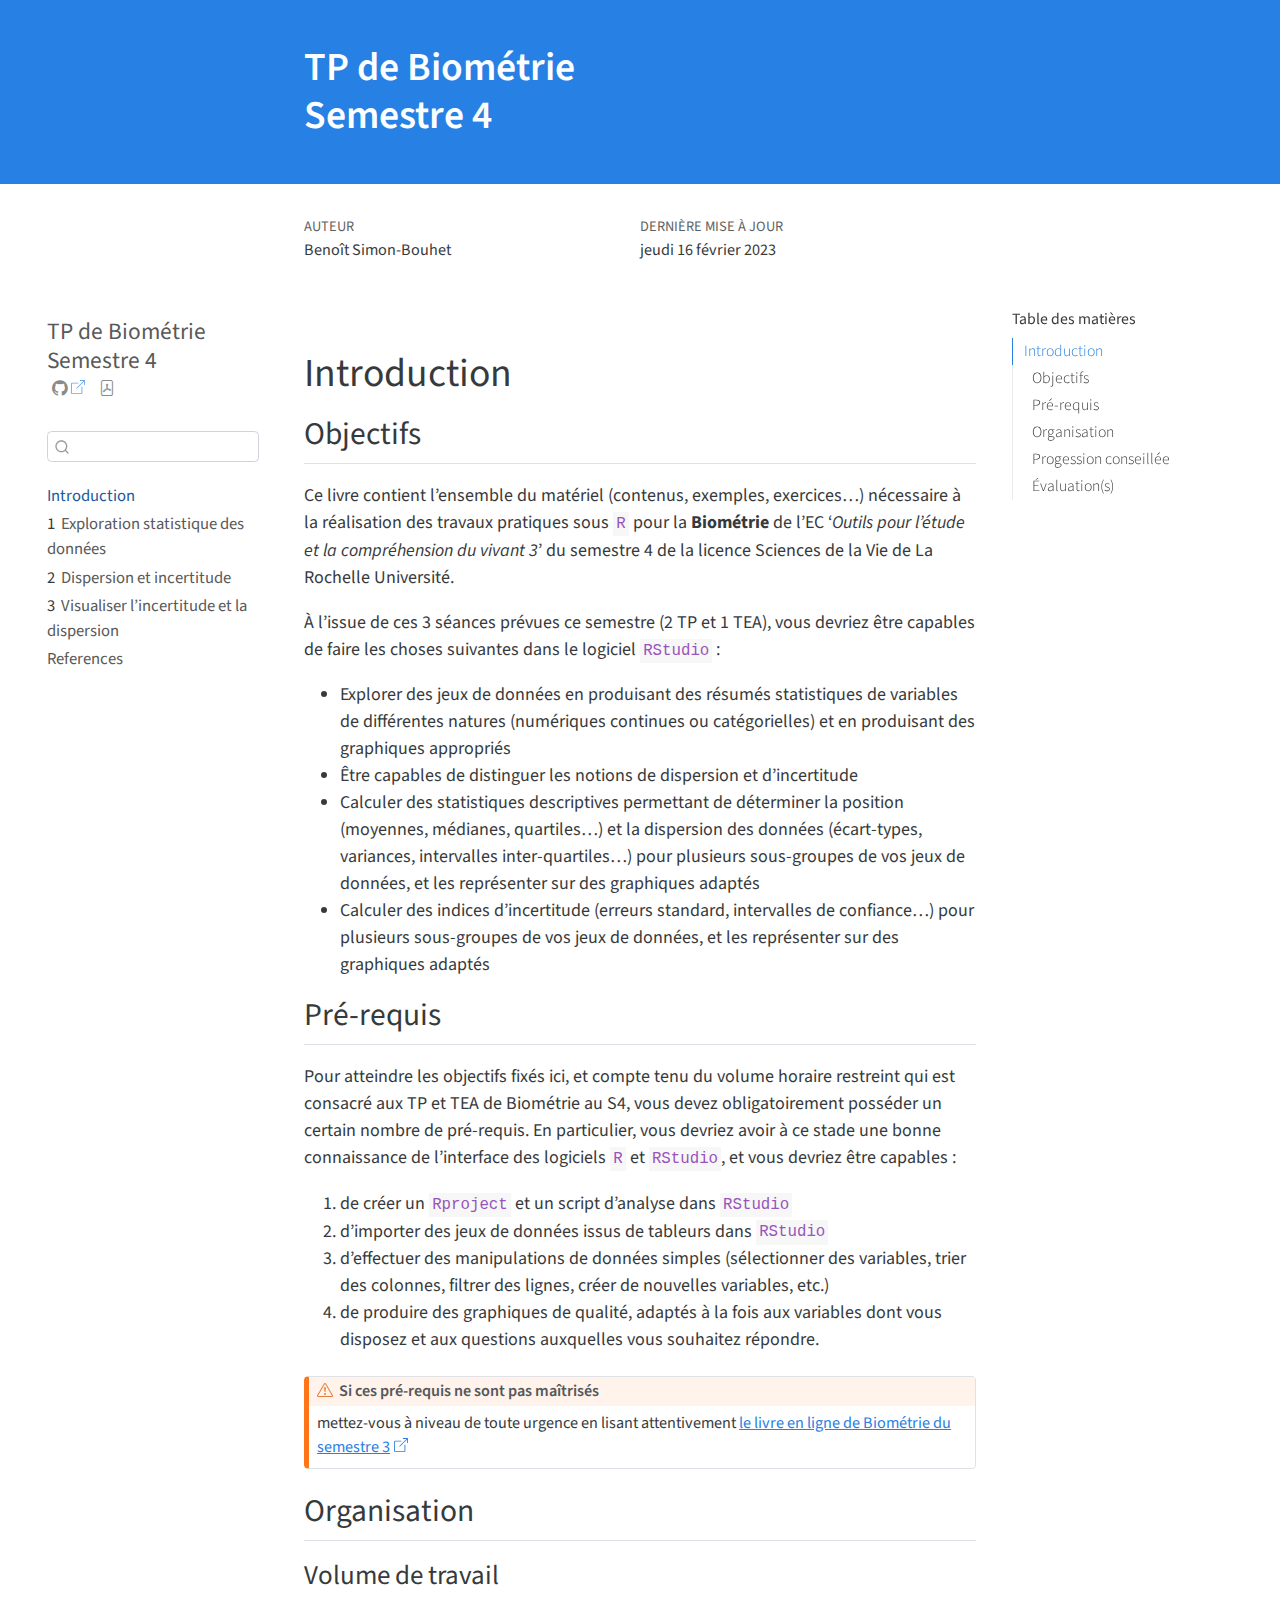
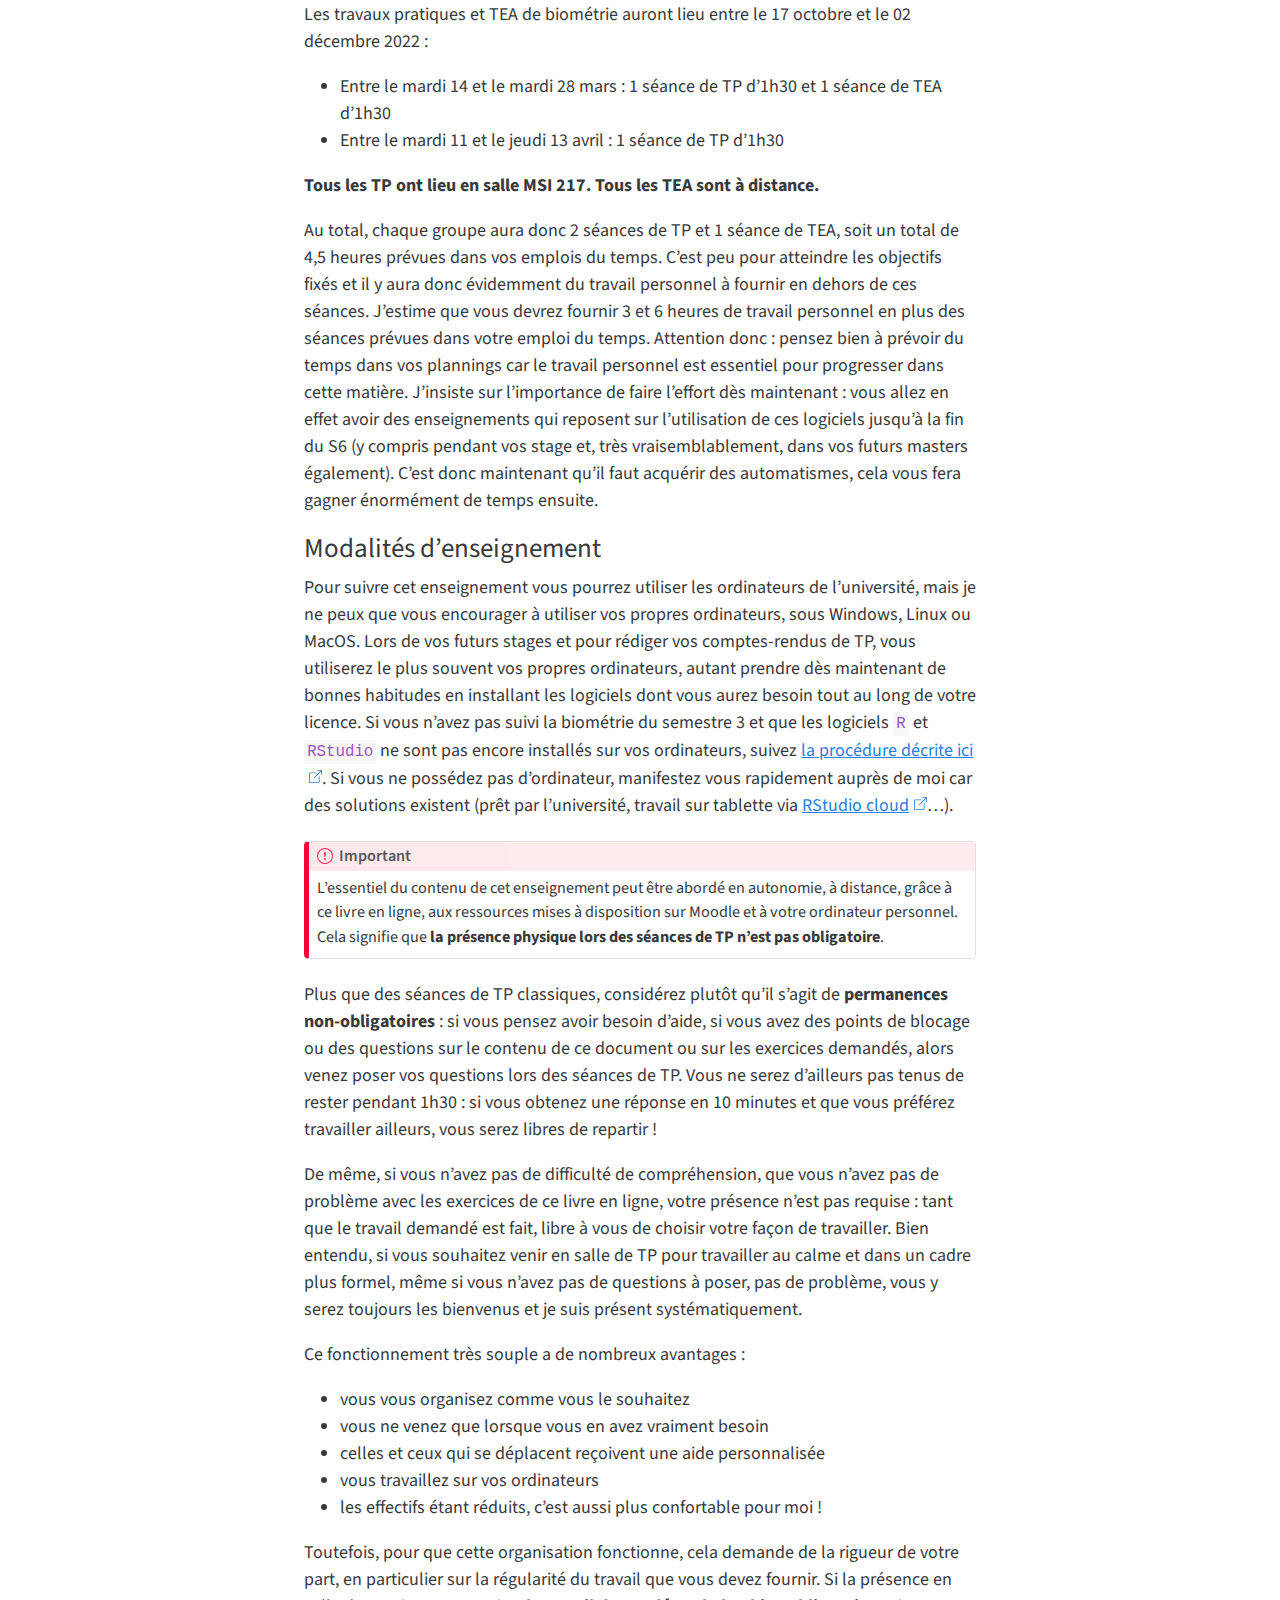
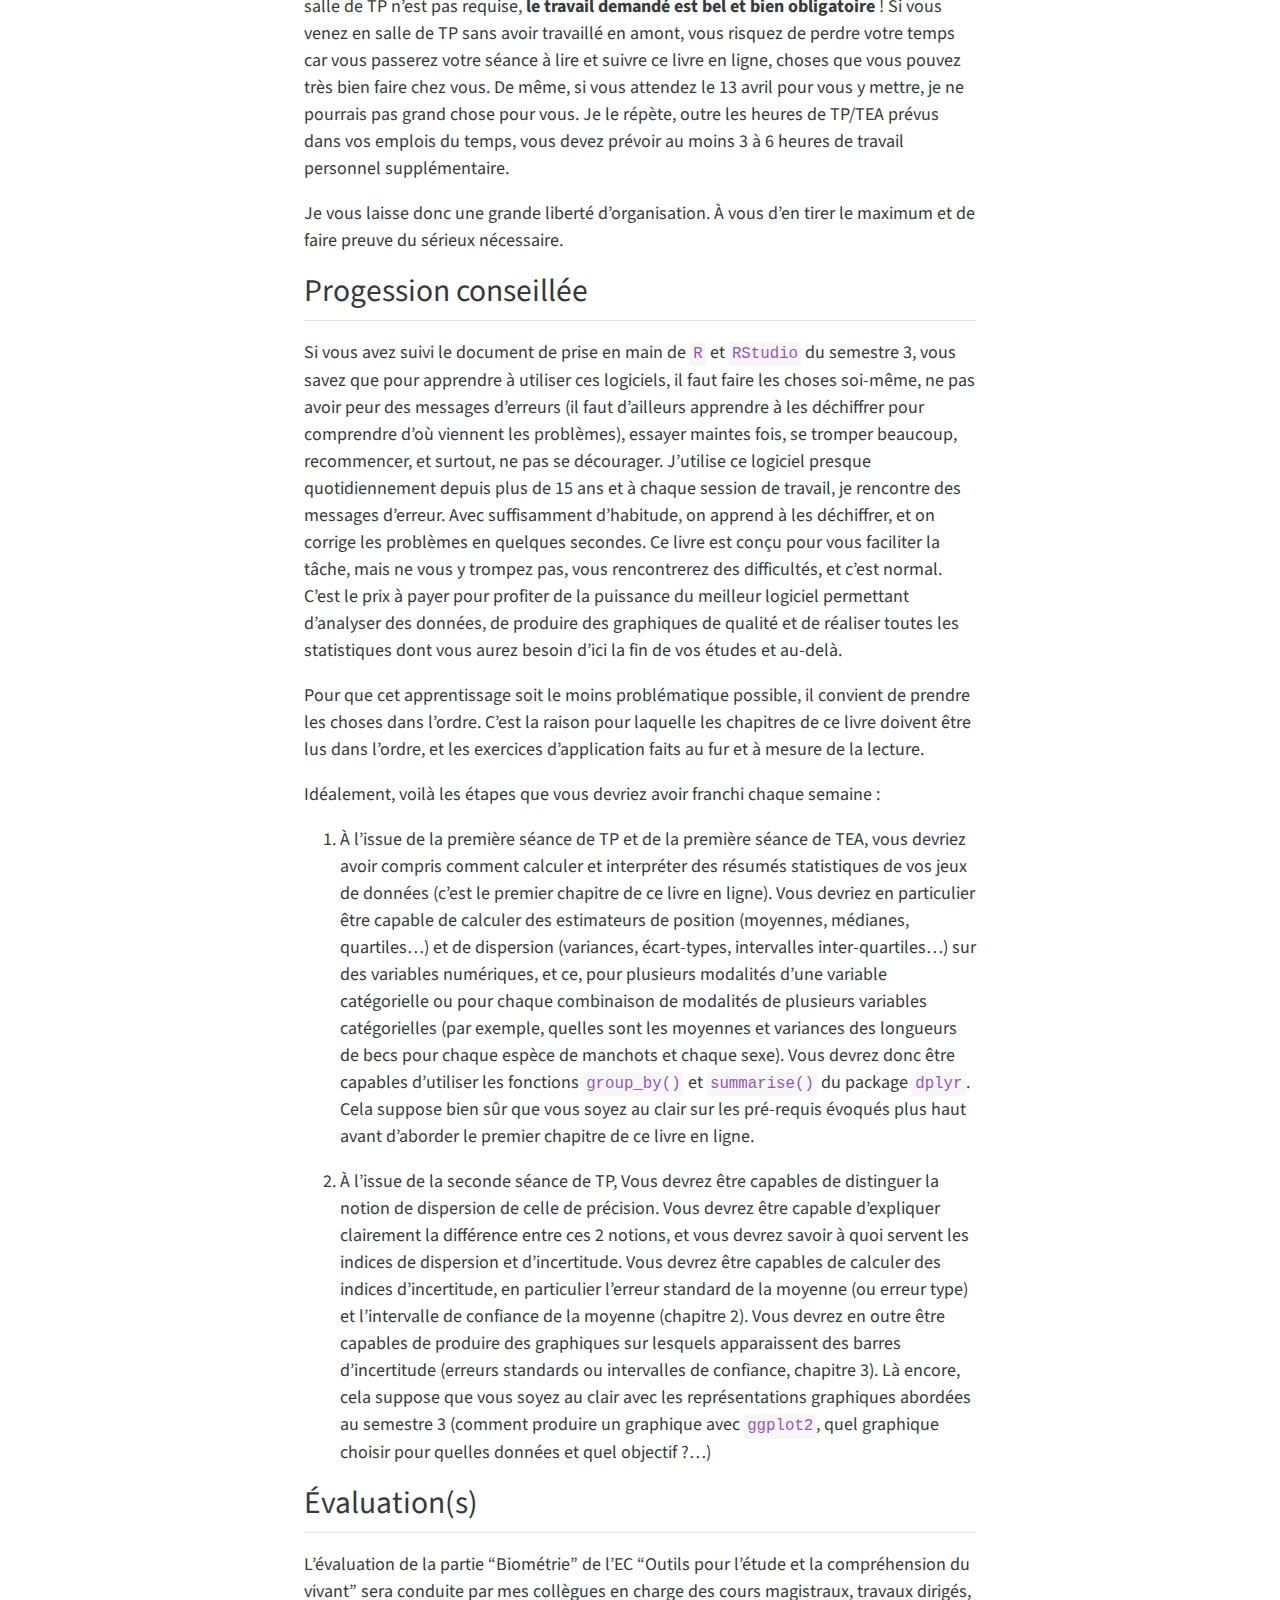
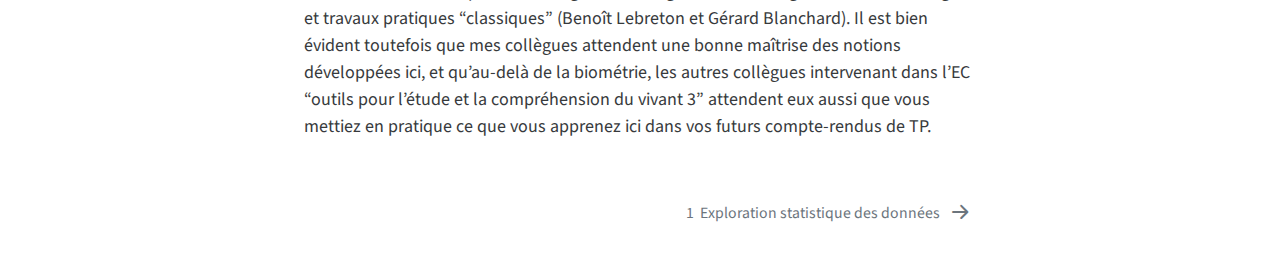
<file: index.html>
<!DOCTYPE html>
<html xmlns="http://www.w3.org/1999/xhtml" lang="fr" xml:lang="fr"><head>

<meta charset="utf-8">
<meta name="generator" content="quarto-1.0.38">

<meta name="viewport" content="width=device-width, initial-scale=1.0, user-scalable=yes">

<meta name="author" content="Benoît Simon-Bouhet">

<title>TP de Biométrie Semestre 4</title>
<style>
code{white-space: pre-wrap;}
span.smallcaps{font-variant: small-caps;}
span.underline{text-decoration: underline;}
div.column{display: inline-block; vertical-align: top; width: 50%;}
div.hanging-indent{margin-left: 1.5em; text-indent: -1.5em;}
ul.task-list{list-style: none;}
</style>


<script src="site_libs/quarto-nav/quarto-nav.js"></script>
<script src="site_libs/quarto-nav/headroom.min.js"></script>
<script src="site_libs/clipboard/clipboard.min.js"></script>
<script src="site_libs/quarto-search/autocomplete.umd.js"></script>
<script src="site_libs/quarto-search/fuse.min.js"></script>
<script src="site_libs/quarto-search/quarto-search.js"></script>
<meta name="quarto:offset" content="./">
<link href="./01-dispersion.html" rel="next">
<script src="site_libs/quarto-html/quarto.js"></script>
<script src="site_libs/quarto-html/popper.min.js"></script>
<script src="site_libs/quarto-html/tippy.umd.min.js"></script>
<script src="site_libs/quarto-html/anchor.min.js"></script>
<link href="site_libs/quarto-html/tippy.css" rel="stylesheet">
<link href="site_libs/quarto-html/quarto-syntax-highlighting.css" rel="stylesheet" id="quarto-text-highlighting-styles">
<script src="site_libs/bootstrap/bootstrap.min.js"></script>
<link href="site_libs/bootstrap/bootstrap-icons.css" rel="stylesheet">
<link href="site_libs/bootstrap/bootstrap.min.css" rel="stylesheet" id="quarto-bootstrap" data-mode="light">
<script id="quarto-search-options" type="application/json">{
  "location": "sidebar",
  "copy-button": false,
  "collapse-after": 3,
  "panel-placement": "start",
  "type": "textbox",
  "limit": 20,
  "language": {
    "search-no-results-text": "Pas de résultats",
    "search-matching-documents-text": "documents trouvés",
    "search-copy-link-title": "Copier le lien vers la recherche",
    "search-hide-matches-text": "Cacher les correspondances additionnelles",
    "search-more-match-text": "correspondance de plus dans ce document",
    "search-more-matches-text": "correspondances de plus dans ce document",
    "search-clear-button-title": "Effacer",
    "search-detached-cancel-button-title": "Annuler",
    "search-submit-button-title": "Envoyer"
  }
}</script>
<style>html{ scroll-behavior: smooth; }</style>


</head>

<body class="nav-sidebar floating">

<div id="quarto-search-results"></div>
  <header id="quarto-header" class="headroom fixed-top">
  <nav class="quarto-secondary-nav" data-bs-toggle="collapse" data-bs-target="#quarto-sidebar" aria-controls="quarto-sidebar" aria-expanded="false" aria-label="Toggle sidebar navigation" onclick="if (window.quartoToggleHeadroom) { window.quartoToggleHeadroom(); }">
    <div class="container-fluid d-flex justify-content-between">
      <h1 class="quarto-secondary-nav-title">TP de Biométrie<br> Semestre 4<br></h1>
      <button type="button" class="quarto-btn-toggle btn" aria-label="Show secondary navigation">
        <i class="bi bi-chevron-right"></i>
      </button>
    </div>
  </nav>
</header>
<!-- content -->
<header id="title-block-header" class="quarto-title-block default page-columns page-full">
  <div class="quarto-title-banner page-columns page-full">
    <div class="quarto-title column-body">
      <h1 class="title d-none d-lg-block">TP de Biométrie<br> Semestre 4<br></h1>
                      </div>
  </div>
    
  
  <div class="quarto-title-meta">

      <div>
      <div class="quarto-title-meta-heading">Auteur</div>
      <div class="quarto-title-meta-contents">
               <p>Benoît Simon-Bouhet </p>
            </div>
    </div>
      
      <div>
      <div class="quarto-title-meta-heading">Dernière Mise à jour</div>
      <div class="quarto-title-meta-contents">
        <p class="date">jeudi 16 février 2023</p>
      </div>
    </div>
      
    </div>
    
  
  </header><div id="quarto-content" class="quarto-container page-columns page-rows-contents page-layout-article">
<!-- sidebar -->
  <nav id="quarto-sidebar" class="sidebar collapse sidebar-navigation floating overflow-auto">
    <div class="pt-lg-2 mt-2 text-left sidebar-header">
    <div class="sidebar-title mb-0 py-0">
      <a href="./">TP de Biométrie<br> Semestre 4<br></a> 
        <div class="sidebar-tools-main">
    <a href="https://github.com/besibo/BiometrieS4" title="Source Code" class="sidebar-tool px-1"><i class="bi bi-github"></i></a>
    <a href="./TP-de-Biométrie-br--Semestre-4-br-.pdf" title="Download PDF" class="sidebar-tool px-1"><i class="bi bi-file-pdf"></i></a>
</div>
    </div>
      </div>
      <div class="mt-2 flex-shrink-0 align-items-center">
        <div class="sidebar-search">
        <div id="quarto-search" class="" title="Search"></div>
        </div>
      </div>
    <div class="sidebar-menu-container"> 
    <ul class="list-unstyled mt-1">
        <li class="sidebar-item">
  <div class="sidebar-item-container"> 
  <a href="./index.html" class="sidebar-item-text sidebar-link active">Introduction</a>
  </div>
</li>
        <li class="sidebar-item">
  <div class="sidebar-item-container"> 
  <a href="./01-dispersion.html" class="sidebar-item-text sidebar-link"><span class="chapter-number">1</span>&nbsp; <span class="chapter-title">Exploration statistique des données</span></a>
  </div>
</li>
        <li class="sidebar-item">
  <div class="sidebar-item-container"> 
  <a href="./02-incertitude.html" class="sidebar-item-text sidebar-link"><span class="chapter-number">2</span>&nbsp; <span class="chapter-title">Dispersion et incertitude</span></a>
  </div>
</li>
        <li class="sidebar-item">
  <div class="sidebar-item-container"> 
  <a href="./03-graphiques.html" class="sidebar-item-text sidebar-link"><span class="chapter-number">3</span>&nbsp; <span class="chapter-title">Visualiser l’incertitude et la dispersion</span></a>
  </div>
</li>
        <li class="sidebar-item">
  <div class="sidebar-item-container"> 
  <a href="./references.html" class="sidebar-item-text sidebar-link">References</a>
  </div>
</li>
    </ul>
    </div>
</nav>
<!-- margin-sidebar -->
    <div id="quarto-margin-sidebar" class="sidebar margin-sidebar">
        <nav id="TOC" role="doc-toc">
    <h2 id="toc-title">Table des matières</h2>
   
  <ul>
  <li><a href="#introduction" id="toc-introduction" class="nav-link active" data-scroll-target="#introduction">Introduction</a>
  <ul class="collapse">
  <li><a href="#objectifs" id="toc-objectifs" class="nav-link" data-scroll-target="#objectifs">Objectifs</a></li>
  <li><a href="#pré-requis" id="toc-pré-requis" class="nav-link" data-scroll-target="#pré-requis">Pré-requis</a></li>
  <li><a href="#organisation" id="toc-organisation" class="nav-link" data-scroll-target="#organisation">Organisation</a>
  <ul class="collapse">
  <li><a href="#volume-de-travail" id="toc-volume-de-travail" class="nav-link" data-scroll-target="#volume-de-travail">Volume de travail</a></li>
  <li><a href="#modalités-denseignement" id="toc-modalités-denseignement" class="nav-link" data-scroll-target="#modalités-denseignement">Modalités d’enseignement</a></li>
  </ul></li>
  <li><a href="#progession-conseillée" id="toc-progession-conseillée" class="nav-link" data-scroll-target="#progession-conseillée">Progession conseillée</a></li>
  <li><a href="#évaluations" id="toc-évaluations" class="nav-link" data-scroll-target="#évaluations">Évaluation(s)</a></li>
  </ul></li>
  </ul>
</nav>
    </div>
<!-- main -->
<main class="content quarto-banner-title-block" id="quarto-document-content">




<section id="introduction" class="level1 unnumbered">
<h1 class="unnumbered">Introduction</h1>
<section id="objectifs" class="level2 unnumbered">
<h2 class="unnumbered anchored" data-anchor-id="objectifs">Objectifs</h2>
<p>Ce livre contient l’ensemble du matériel (contenus, exemples, exercices…) nécessaire à la réalisation des travaux pratiques sous <code>R</code> pour la <strong>Biométrie</strong> de l’EC ‘<em>Outils pour l’étude et la compréhension du vivant 3</em>’ du semestre 4 de la licence Sciences de la Vie de La Rochelle Université.</p>
<p>À l’issue de ces 3 séances prévues ce semestre (2 TP et 1 TEA), vous devriez être capables de faire les choses suivantes dans le logiciel <code>RStudio</code> :</p>
<ul>
<li>Explorer des jeux de données en produisant des résumés statistiques de variables de différentes natures (numériques continues ou catégorielles) et en produisant des graphiques appropriés</li>
<li>Être capables de distinguer les notions de dispersion et d’incertitude</li>
<li>Calculer des statistiques descriptives permettant de déterminer la position (moyennes, médianes, quartiles…) et la dispersion des données (écart-types, variances, intervalles inter-quartiles…) pour plusieurs sous-groupes de vos jeux de données, et les représenter sur des graphiques adaptés</li>
<li>Calculer des indices d’incertitude (erreurs standard, intervalles de confiance…) pour plusieurs sous-groupes de vos jeux de données, et les représenter sur des graphiques adaptés</li>
</ul>
</section>
<section id="pré-requis" class="level2 unnumbered">
<h2 class="unnumbered anchored" data-anchor-id="pré-requis">Pré-requis</h2>
<p>Pour atteindre les objectifs fixés ici, et compte tenu du volume horaire restreint qui est consacré aux TP et TEA de Biométrie au S4, vous devez obligatoirement posséder un certain nombre de pré-requis. En particulier, vous devriez avoir à ce stade une bonne connaissance de l’interface des logiciels <code>R</code> et <code>RStudio</code>, et vous devriez être capables :</p>
<ol type="1">
<li>de créer un <code>Rproject</code> et un script d’analyse dans <code>RStudio</code></li>
<li>d’importer des jeux de données issus de tableurs dans <code>RStudio</code></li>
<li>d’effectuer des manipulations de données simples (sélectionner des variables, trier des colonnes, filtrer des lignes, créer de nouvelles variables, etc.)</li>
<li>de produire des graphiques de qualité, adaptés à la fois aux variables dont vous disposez et aux questions auxquelles vous souhaitez répondre.</li>
</ol>
<div class="callout-warning callout callout-style-default callout-captioned">
<div class="callout-header d-flex align-content-center">
<div class="callout-icon-container">
<i class="callout-icon"></i>
</div>
<div class="callout-caption-container flex-fill">
Si ces pré-requis ne sont pas maîtrisés
</div>
</div>
<div class="callout-body-container callout-body">
<p>mettez-vous à niveau de toute urgence en lisant attentivement <a href="https://besibo.github.io/BiometrieS3/">le livre en ligne de Biométrie du semestre 3</a></p>
</div>
</div>
</section>
<section id="organisation" class="level2 unnumbered">
<h2 class="unnumbered anchored" data-anchor-id="organisation">Organisation</h2>
<section id="volume-de-travail" class="level3 unnumbered">
<h3 class="unnumbered anchored" data-anchor-id="volume-de-travail">Volume de travail</h3>
<p>Les travaux pratiques et TEA de biométrie auront lieu entre le 17 octobre et le 02 décembre 2022 :</p>
<ul>
<li>Entre le mardi 14 et le mardi 28 mars : 1 séance de TP d’1h30 et 1 séance de TEA d’1h30</li>
<li>Entre le mardi 11 et le jeudi 13 avril : 1 séance de TP d’1h30</li>
</ul>
<!-- Il manque une séance de TP et de TEA par rapport à la maquette -->
<p><strong>Tous les TP ont lieu en salle MSI 217. Tous les TEA sont à distance.</strong></p>
<p>Au total, chaque groupe aura donc 2 séances de TP et 1 séance de TEA, soit un total de 4,5 heures prévues dans vos emplois du temps. C’est peu pour atteindre les objectifs fixés et il y aura donc évidemment du travail personnel à fournir en dehors de ces séances. J’estime que vous devrez fournir 3 et 6 heures de travail personnel en plus des séances prévues dans votre emploi du temps. Attention donc : pensez bien à prévoir du temps dans vos plannings car le travail personnel est essentiel pour progresser dans cette matière. J’insiste sur l’importance de faire l’effort dès maintenant : vous allez en effet avoir des enseignements qui reposent sur l’utilisation de ces logiciels jusqu’à la fin du S6 (y compris pendant vos stage et, très vraisemblablement, dans vos futurs masters également). C’est donc maintenant qu’il faut acquérir des automatismes, cela vous fera gagner énormément de temps ensuite.</p>
</section>
<section id="modalités-denseignement" class="level3 unnumbered">
<h3 class="unnumbered anchored" data-anchor-id="modalités-denseignement">Modalités d’enseignement</h3>
<p>Pour suivre cet enseignement vous pourrez utiliser les ordinateurs de l’université, mais je ne peux que vous encourager à utiliser vos propres ordinateurs, sous Windows, Linux ou MacOS. Lors de vos futurs stages et pour rédiger vos comptes-rendus de TP, vous utiliserez le plus souvent vos propres ordinateurs, autant prendre dès maintenant de bonnes habitudes en installant les logiciels dont vous aurez besoin tout au long de votre licence. Si vous n’avez pas suivi la biométrie du semestre 3 et que les logiciels <code>R</code> et <code>RStudio</code> ne sont pas encore installés sur vos ordinateurs, suivez <a href="https://besibo.github.io/BiometrieS3/01-R-basics.html#sec-install">la procédure décrite ici</a>. Si vous ne possédez pas d’ordinateur, manifestez vous rapidement auprès de moi car des solutions existent (prêt par l’université, travail sur tablette via <a href="https://rstudio.cloud">RStudio cloud</a>…).</p>
<div class="callout-important callout callout-style-default callout-captioned">
<div class="callout-header d-flex align-content-center">
<div class="callout-icon-container">
<i class="callout-icon"></i>
</div>
<div class="callout-caption-container flex-fill">
Important
</div>
</div>
<div class="callout-body-container callout-body">
<p>L’essentiel du contenu de cet enseignement peut être abordé en autonomie, à distance, grâce à ce livre en ligne, aux ressources mises à disposition sur Moodle et à votre ordinateur personnel. Cela signifie que <strong>la présence physique lors des séances de TP n’est pas obligatoire</strong>.</p>
</div>
</div>
<p>Plus que des séances de TP classiques, considérez plutôt qu’il s’agit de <strong>permanences non-obligatoires</strong> : si vous pensez avoir besoin d’aide, si vous avez des points de blocage ou des questions sur le contenu de ce document ou sur les exercices demandés, alors venez poser vos questions lors des séances de TP. Vous ne serez d’ailleurs pas tenus de rester pendant 1h30 : si vous obtenez une réponse en 10 minutes et que vous préférez travailler ailleurs, vous serez libres de repartir !</p>
<p>De même, si vous n’avez pas de difficulté de compréhension, que vous n’avez pas de problème avec les exercices de ce livre en ligne, votre présence n’est pas requise : tant que le travail demandé est fait, libre à vous de choisir votre façon de travailler. Bien entendu, si vous souhaitez venir en salle de TP pour travailler au calme et dans un cadre plus formel, même si vous n’avez pas de questions à poser, pas de problème, vous y serez toujours les bienvenus et je suis présent systématiquement.</p>
<p>Ce fonctionnement très souple a de nombreux avantages :</p>
<ul>
<li>vous vous organisez comme vous le souhaitez</li>
<li>vous ne venez que lorsque vous en avez vraiment besoin</li>
<li>celles et ceux qui se déplacent reçoivent une aide personnalisée</li>
<li>vous travaillez sur vos ordinateurs</li>
<li>les effectifs étant réduits, c’est aussi plus confortable pour moi !</li>
</ul>
<p>Toutefois, pour que cette organisation fonctionne, cela demande de la rigueur de votre part, en particulier sur la régularité du travail que vous devez fournir. Si la présence en salle de TP n’est pas requise, <strong>le travail demandé est bel et bien obligatoire</strong> ! Si vous venez en salle de TP sans avoir travaillé en amont, vous risquez de perdre votre temps car vous passerez votre séance à lire et suivre ce livre en ligne, choses que vous pouvez très bien faire chez vous. De même, si vous attendez le 13 avril pour vous y mettre, je ne pourrais pas grand chose pour vous. Je le répète, outre les heures de TP/TEA prévus dans vos emplois du temps, vous devez prévoir au moins 3 à 6 heures de travail personnel supplémentaire.</p>
<p>Je vous laisse donc une grande liberté d’organisation. À vous d’en tirer le maximum et de faire preuve du sérieux nécessaire.</p>
<!-- ### Utilisation de Slack {-} -->

<!-- Outre les séances de permanence non-obligatoires, nous échangerons aussi sur [l'application Slack](https://slack.com/intl/fr-fr/), qui fonctionne un peu comme un "twitter privé". Slack facilite la communication des équipes et permet de travailler ensemble. Créez-vous un compte en ligne et installez le logiciel sur votre ordinateur (il existe aussi des versions pour tablettes et smartphones). Lorsque vous aurez installé le logiciel, [cliquez sur ce lien](https://join.slack.com/t/l3sv22-23ecoutil/shared_invite/zt-1hmldkjae-Y9VADlxH~iM5u3PPMUF9_A) pour vous connecter à notre espace de travail commun intitulé `L3 SV 22-23 / EC outils` (ce lien expire régulièrement : faites moi signe s'il n'est plus valide).  -->
<!-- Vous verrez que 3 "chaînes" sont disponibles : -->
<!-- - \#général : c'est là que les questions liées à l'organisation générale du cours, des TP et TEA, des évaluations, etc. doivent être posées. Si vous ne savez pas si une séance de permanence a lieu, posez la question ici. -->

<!-- - \#questions-rstudio : c'est ici que toutes les questions pratiques liées à l'utilisation de `R` et `RStudio` devront êtres posées. Problèmes de syntaxe, problèmes liés à l'interface, à l'installation des packages ou à l'utilisation des fonctions, à la création des graphiques, à la manipulation des tableaux... Tout ce qui concerne directement les logiciels sera traité ici. Vous êtes libres de poser des questions, de poster des captures d'écran, des morceaux de code, des messages d'erreur. Et **vous êtes bien entendus vivement encouragés à vous entraider et à répondre aux questions de vos collègues.** Je n'interviendrai ici que pour répondre aux questions laissées sans réponse ou si les réponses apportées sont inexactes. Le fonctionnement est celui d'un forum de discussion instantané. Vous en tirerez le plus grand bénéfice en participant et en n'ayant pas peur de poser des questions, même si elles vous paraissent idiotes. Rappelez-vous toujours que si vous vous posez une question, d'autres se la posent aussi probablement. -->
<!-- - \#questions-stats : C'est ici que vous pourrez poser vos questions liées aux méthodes statistiques ou aux choix des modèles de dynamique des populations. Tout ce qui ne concerne pas directement l'utilisation du logiciel (comme par exemple le choix d'un test ou des hypothèses nulles et alternatives, la démarche d'analyse, la signification de tel paramètre ou estimateur, le principe de telle ou telle méthode...) peut être discuté ici. Comme pour le canal \#questions-rstudio, **vous êtes encouragés à vous entraider et à répondre aux questions de vos collègues**. -->

<!-- Ainsi, quand vous travaillerez à vos TP ou TEA, que vous soyez installés chez vous ou en salle de TP, prenez l'habitude de garder Slack ouvert sur votre ordinateur. Même si vous n'avez pas de question à poser, votre participation active pour répondre à vos collègues est souhaitable et souhaitée. Je vous incite donc fortement à vous **entraider** : c'est très formateur pour celui qui explique, et celui qui rencontre une difficulté a plus de chances de comprendre si c'est quelqu'un d'autre qui lui explique plutôt que la personne qui a rédigé les instructions mal comprises. -->
<!-- Ce document est fait pour vous permettre d'avancer en autonomie et vous ne devriez normalement pas avoir beaucoup besoin de moi si votre lecture est attentive. L'expérience montre en effet que la plupart du temps, il suffit de lire correctement les paragraphes précédents et/ou suivants pour obtenir la réponse à ses questions. J'essaie néanmoins de rester disponible sur Slack pendant les séances de TP et de TEA de tous les groupes. Cela veut donc dire que même si votre groupe n'est pas en TP, vos questions ont des chances d'être lues et de recevoir des réponses dès que d'autres groupes sont en TP ou TEA. Vous êtes d'ailleurs encouragés à échanger sur Slack aussi pendant vos phases de travail personnel. -->
</section>
</section>
<section id="progession-conseillée" class="level2 unnumbered">
<h2 class="unnumbered anchored" data-anchor-id="progession-conseillée">Progession conseillée</h2>
<p>Si vous avez suivi le document de prise en main de <code>R</code> et <code>RStudio</code> du semestre 3, vous savez que pour apprendre à utiliser ces logiciels, il faut faire les choses soi-même, ne pas avoir peur des messages d’erreurs (il faut d’ailleurs apprendre à les déchiffrer pour comprendre d’où viennent les problèmes), essayer maintes fois, se tromper beaucoup, recommencer, et surtout, ne pas se décourager. J’utilise ce logiciel presque quotidiennement depuis plus de 15 ans et à chaque session de travail, je rencontre des messages d’erreur. Avec suffisamment d’habitude, on apprend à les déchiffrer, et on corrige les problèmes en quelques secondes. Ce livre est conçu pour vous faciliter la tâche, mais ne vous y trompez pas, vous rencontrerez des difficultés, et c’est normal. C’est le prix à payer pour profiter de la puissance du meilleur logiciel permettant d’analyser des données, de produire des graphiques de qualité et de réaliser toutes les statistiques dont vous aurez besoin d’ici la fin de vos études et au-delà.</p>
<p>Pour que cet apprentissage soit le moins problématique possible, il convient de prendre les choses dans l’ordre. C’est la raison pour laquelle les chapitres de ce livre doivent être lus dans l’ordre, et les exercices d’application faits au fur et à mesure de la lecture.</p>
<p>Idéalement, voilà les étapes que vous devriez avoir franchi chaque semaine :</p>
<ol type="1">
<li><p>À l’issue de la première séance de TP et de la première séance de TEA, vous devriez avoir compris comment calculer et interpréter des résumés statistiques de vos jeux de données (c’est le premier chapitre de ce livre en ligne). Vous devriez en particulier être capable de calculer des estimateurs de position (moyennes, médianes, quartiles…) et de dispersion (variances, écart-types, intervalles inter-quartiles…) sur des variables numériques, et ce, pour plusieurs modalités d’une variable catégorielle ou pour chaque combinaison de modalités de plusieurs variables catégorielles (par exemple, quelles sont les moyennes et variances des longueurs de becs pour chaque espèce de manchots et chaque sexe). Vous devrez donc être capables d’utiliser les fonctions <code>group_by()</code> et <code>summarise()</code> du package <code>dplyr</code>. Cela suppose bien sûr que vous soyez au clair sur les pré-requis évoqués plus haut avant d’aborder le premier chapitre de ce livre en ligne.</p></li>
<li><p>À l’issue de la seconde séance de TP, Vous devrez être capables de distinguer la notion de dispersion de celle de précision. Vous devrez être capable d’expliquer clairement la différence entre ces 2 notions, et vous devrez savoir à quoi servent les indices de dispersion et d’incertitude. Vous devrez être capables de calculer des indices d’incertitude, en particulier l’erreur standard de la moyenne (ou erreur type) et l’intervalle de confiance de la moyenne (chapitre 2). Vous devrez en outre être capables de produire des graphiques sur lesquels apparaissent des barres d’incertitude (erreurs standards ou intervalles de confiance, chapitre 3). Là encore, cela suppose que vous soyez au clair avec les représentations graphiques abordées au semestre 3 (comment produire un graphique avec <code>ggplot2</code>, quel graphique choisir pour quelles données et quel objectif ?…)</p></li>
</ol>
</section>
<section id="évaluations" class="level2 unnumbered">
<h2 class="unnumbered anchored" data-anchor-id="évaluations">Évaluation(s)</h2>
<p>L’évaluation de la partie “Biométrie” de l’EC “Outils pour l’étude et la compréhension du vivant” sera conduite par mes collègues en charge des cours magistraux, travaux dirigés, et travaux pratiques “classiques” (Benoît Lebreton et Gérard Blanchard). Il est bien évident toutefois que mes collègues attendent une bonne maîtrise des notions développées ici, et qu’au-delà de la biométrie, les autres collègues intervenant dans l’EC “outils pour l’étude et la compréhension du vivant 3” attendent eux aussi que vous mettiez en pratique ce que vous apprenez ici dans vos futurs compte-rendus de TP.</p>


</section>
</section>

</main> <!-- /main -->
<script id="quarto-html-after-body" type="application/javascript">
window.document.addEventListener("DOMContentLoaded", function (event) {
  const toggleBodyColorMode = (bsSheetEl) => {
    const mode = bsSheetEl.getAttribute("data-mode");
    const bodyEl = window.document.querySelector("body");
    if (mode === "dark") {
      bodyEl.classList.add("quarto-dark");
      bodyEl.classList.remove("quarto-light");
    } else {
      bodyEl.classList.add("quarto-light");
      bodyEl.classList.remove("quarto-dark");
    }
  }
  const toggleBodyColorPrimary = () => {
    const bsSheetEl = window.document.querySelector("link#quarto-bootstrap");
    if (bsSheetEl) {
      toggleBodyColorMode(bsSheetEl);
    }
  }
  toggleBodyColorPrimary();  
  const icon = "";
  const anchorJS = new window.AnchorJS();
  anchorJS.options = {
    placement: 'right',
    icon: icon
  };
  anchorJS.add('.anchored');
  const clipboard = new window.ClipboardJS('.code-copy-button', {
    target: function(trigger) {
      return trigger.previousElementSibling;
    }
  });
  clipboard.on('success', function(e) {
    // button target
    const button = e.trigger;
    // don't keep focus
    button.blur();
    // flash "checked"
    button.classList.add('code-copy-button-checked');
    var currentTitle = button.getAttribute("title");
    button.setAttribute("title", "Copié");
    setTimeout(function() {
      button.setAttribute("title", currentTitle);
      button.classList.remove('code-copy-button-checked');
    }, 1000);
    // clear code selection
    e.clearSelection();
  });
  function tippyHover(el, contentFn) {
    const config = {
      allowHTML: true,
      content: contentFn,
      maxWidth: 500,
      delay: 100,
      arrow: false,
      appendTo: function(el) {
          return el.parentElement;
      },
      interactive: true,
      interactiveBorder: 10,
      theme: 'quarto',
      placement: 'bottom-start'
    };
    window.tippy(el, config); 
  }
  const noterefs = window.document.querySelectorAll('a[role="doc-noteref"]');
  for (var i=0; i<noterefs.length; i++) {
    const ref = noterefs[i];
    tippyHover(ref, function() {
      let href = ref.getAttribute('href');
      try { href = new URL(href).hash; } catch {}
      const id = href.replace(/^#\/?/, "");
      const note = window.document.getElementById(id);
      return note.innerHTML;
    });
  }
  var bibliorefs = window.document.querySelectorAll('a[role="doc-biblioref"]');
  for (var i=0; i<bibliorefs.length; i++) {
    const ref = bibliorefs[i];
    const cites = ref.parentNode.getAttribute('data-cites').split(' ');
    tippyHover(ref, function() {
      var popup = window.document.createElement('div');
      cites.forEach(function(cite) {
        var citeDiv = window.document.createElement('div');
        citeDiv.classList.add('hanging-indent');
        citeDiv.classList.add('csl-entry');
        var biblioDiv = window.document.getElementById('ref-' + cite);
        if (biblioDiv) {
          citeDiv.innerHTML = biblioDiv.innerHTML;
        }
        popup.appendChild(citeDiv);
      });
      return popup.innerHTML;
    });
  }
    var localhostRegex = new RegExp(/^(?:http|https):\/\/localhost\:?[0-9]*\//);
      var filterRegex = new RegExp('/' + window.location.host + '/');
    var isInternal = (href) => {
        return filterRegex.test(href) || localhostRegex.test(href);
    }
    // Inspect non-navigation links and adorn them if external
    var links = window.document.querySelectorAll('a:not(.nav-link):not(.navbar-brand):not(.toc-action):not(.sidebar-link):not(.sidebar-item-toggle):not(.pagination-link):not(.no-external)');
    for (var i=0; i<links.length; i++) {
      const link = links[i];
      if (!isInternal(link.href)) {
          // target, if specified
          link.setAttribute("target", "_blank");
          // default icon
          link.classList.add("external");
      }
    }
});
</script>
<nav class="page-navigation">
  <div class="nav-page nav-page-previous">
  </div>
  <div class="nav-page nav-page-next">
      <a href="./01-dispersion.html" class="pagination-link">
        <span class="nav-page-text"><span class="chapter-number">1</span>&nbsp; <span class="chapter-title">Exploration statistique des données</span></span> <i class="bi bi-arrow-right-short"></i>
      </a>
  </div>
</nav>
</div> <!-- /content -->



<script src="site_libs/quarto-html/zenscroll-min.js"></script>
</body></html>
</file>
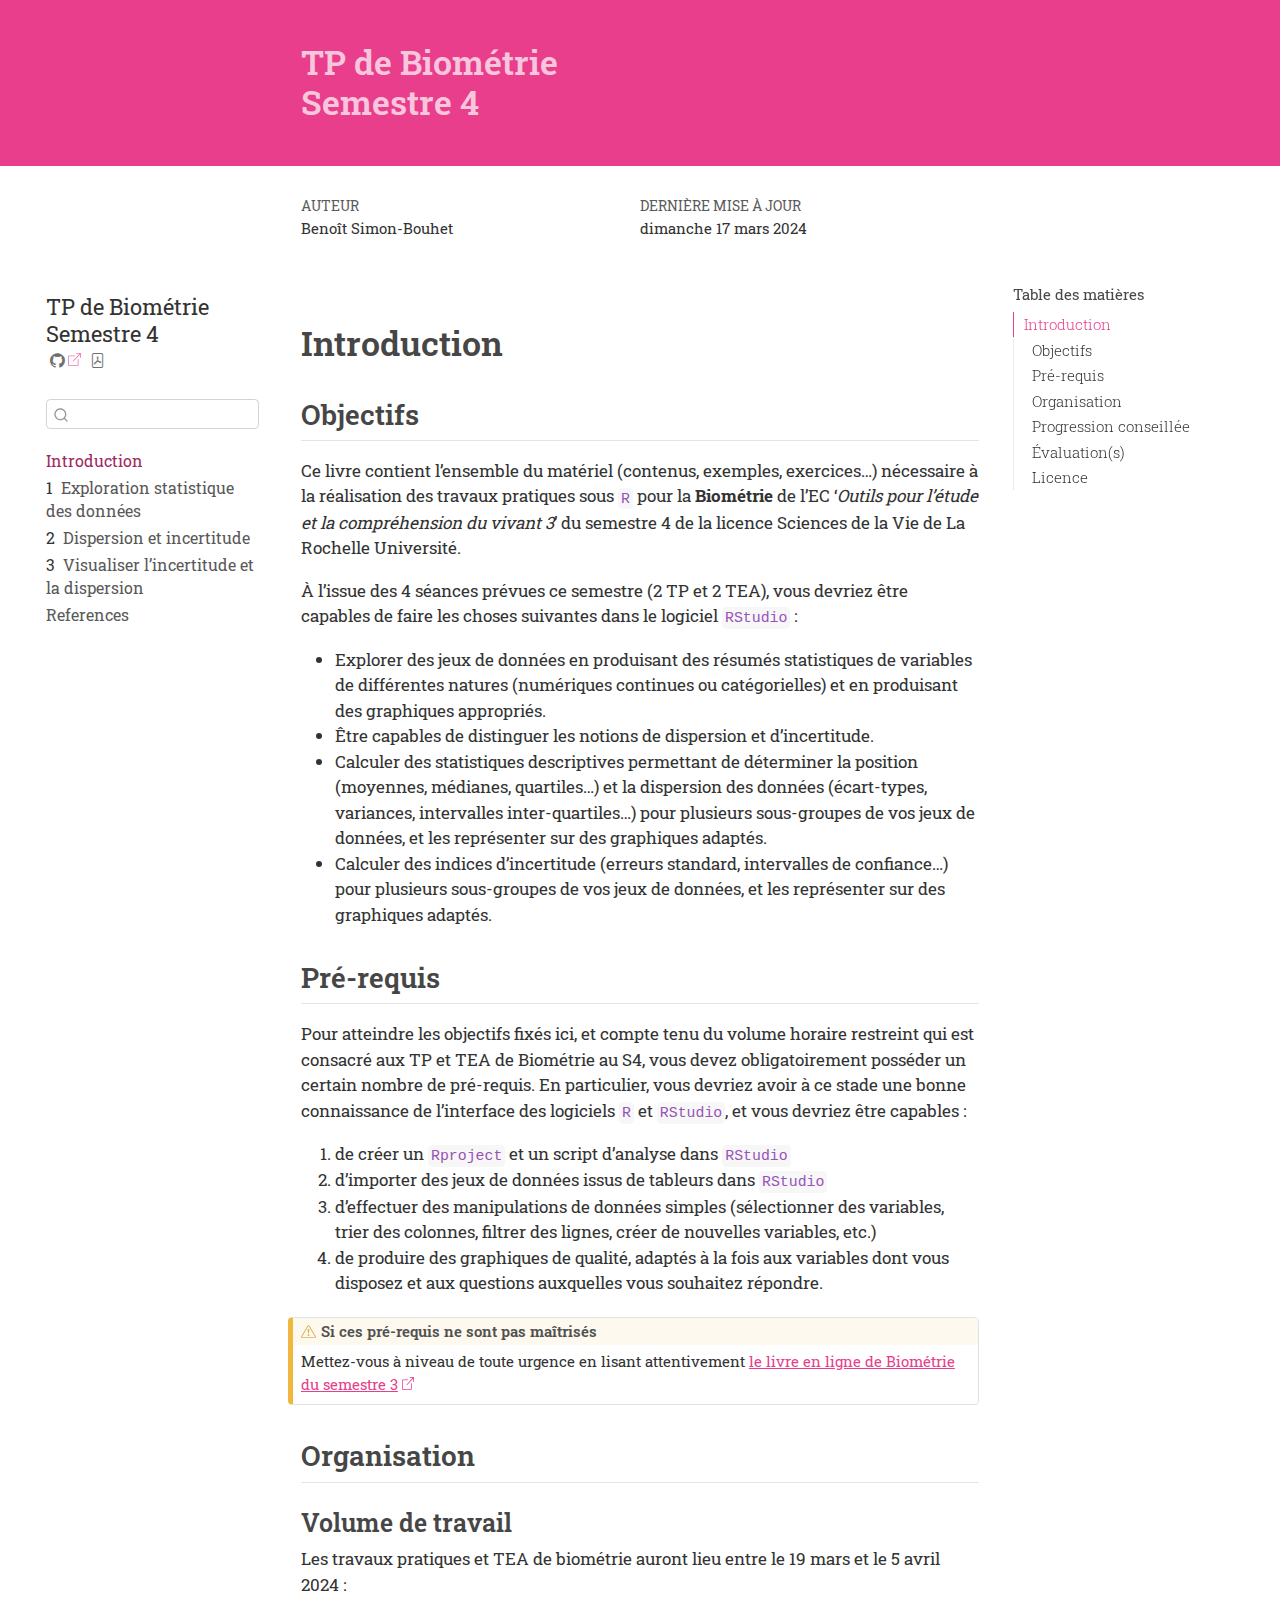
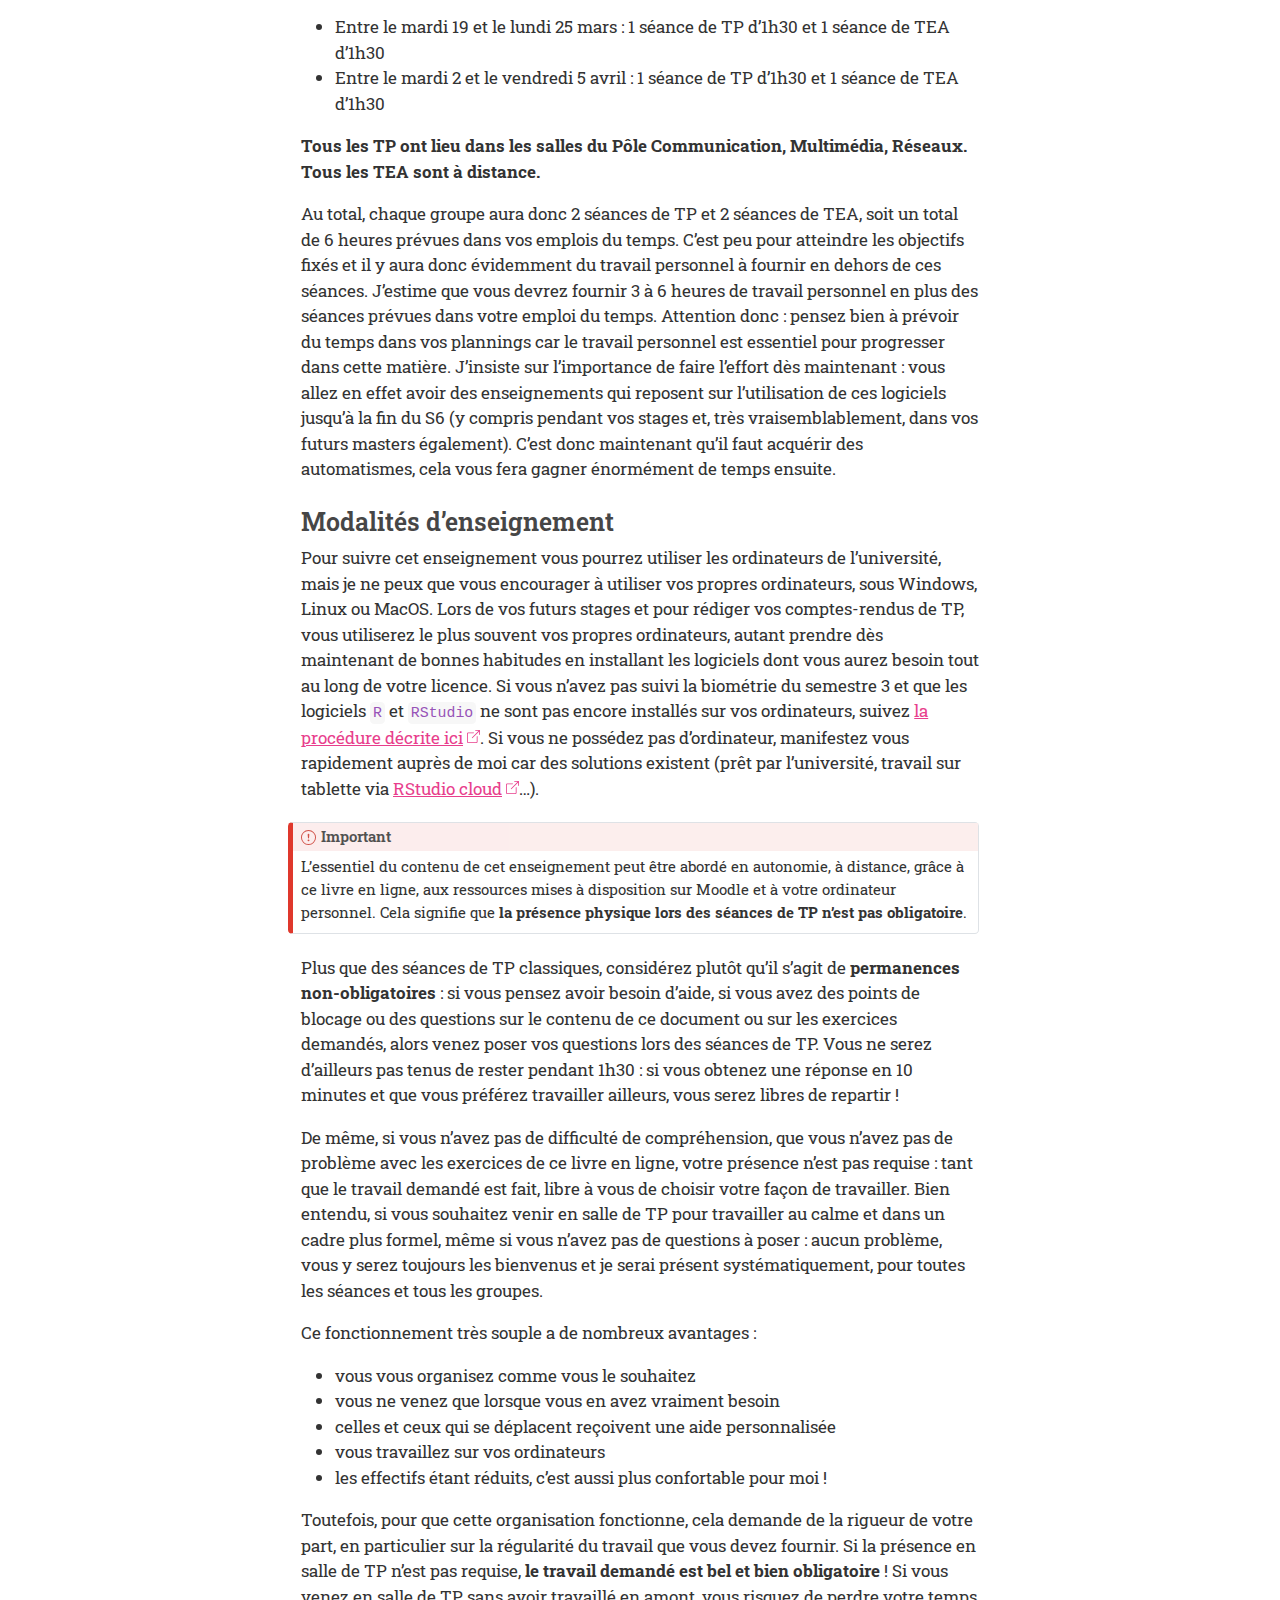
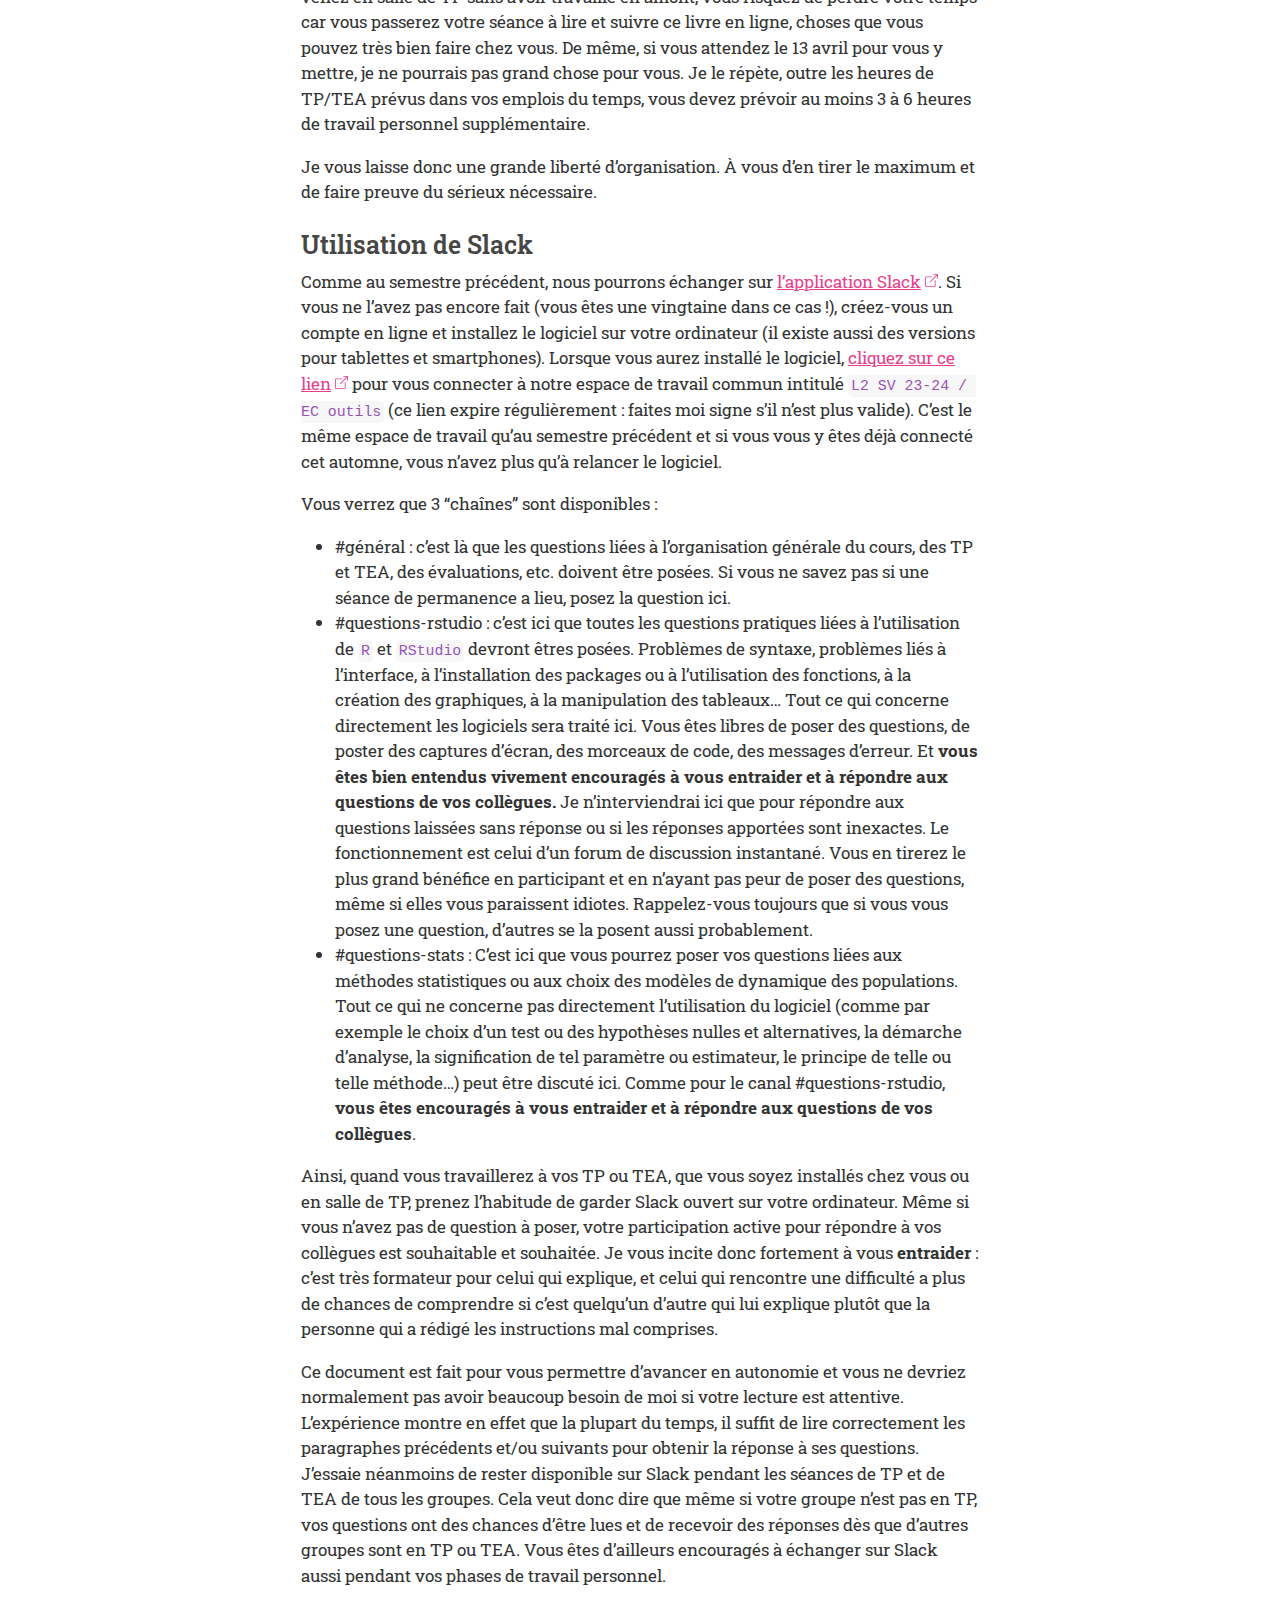
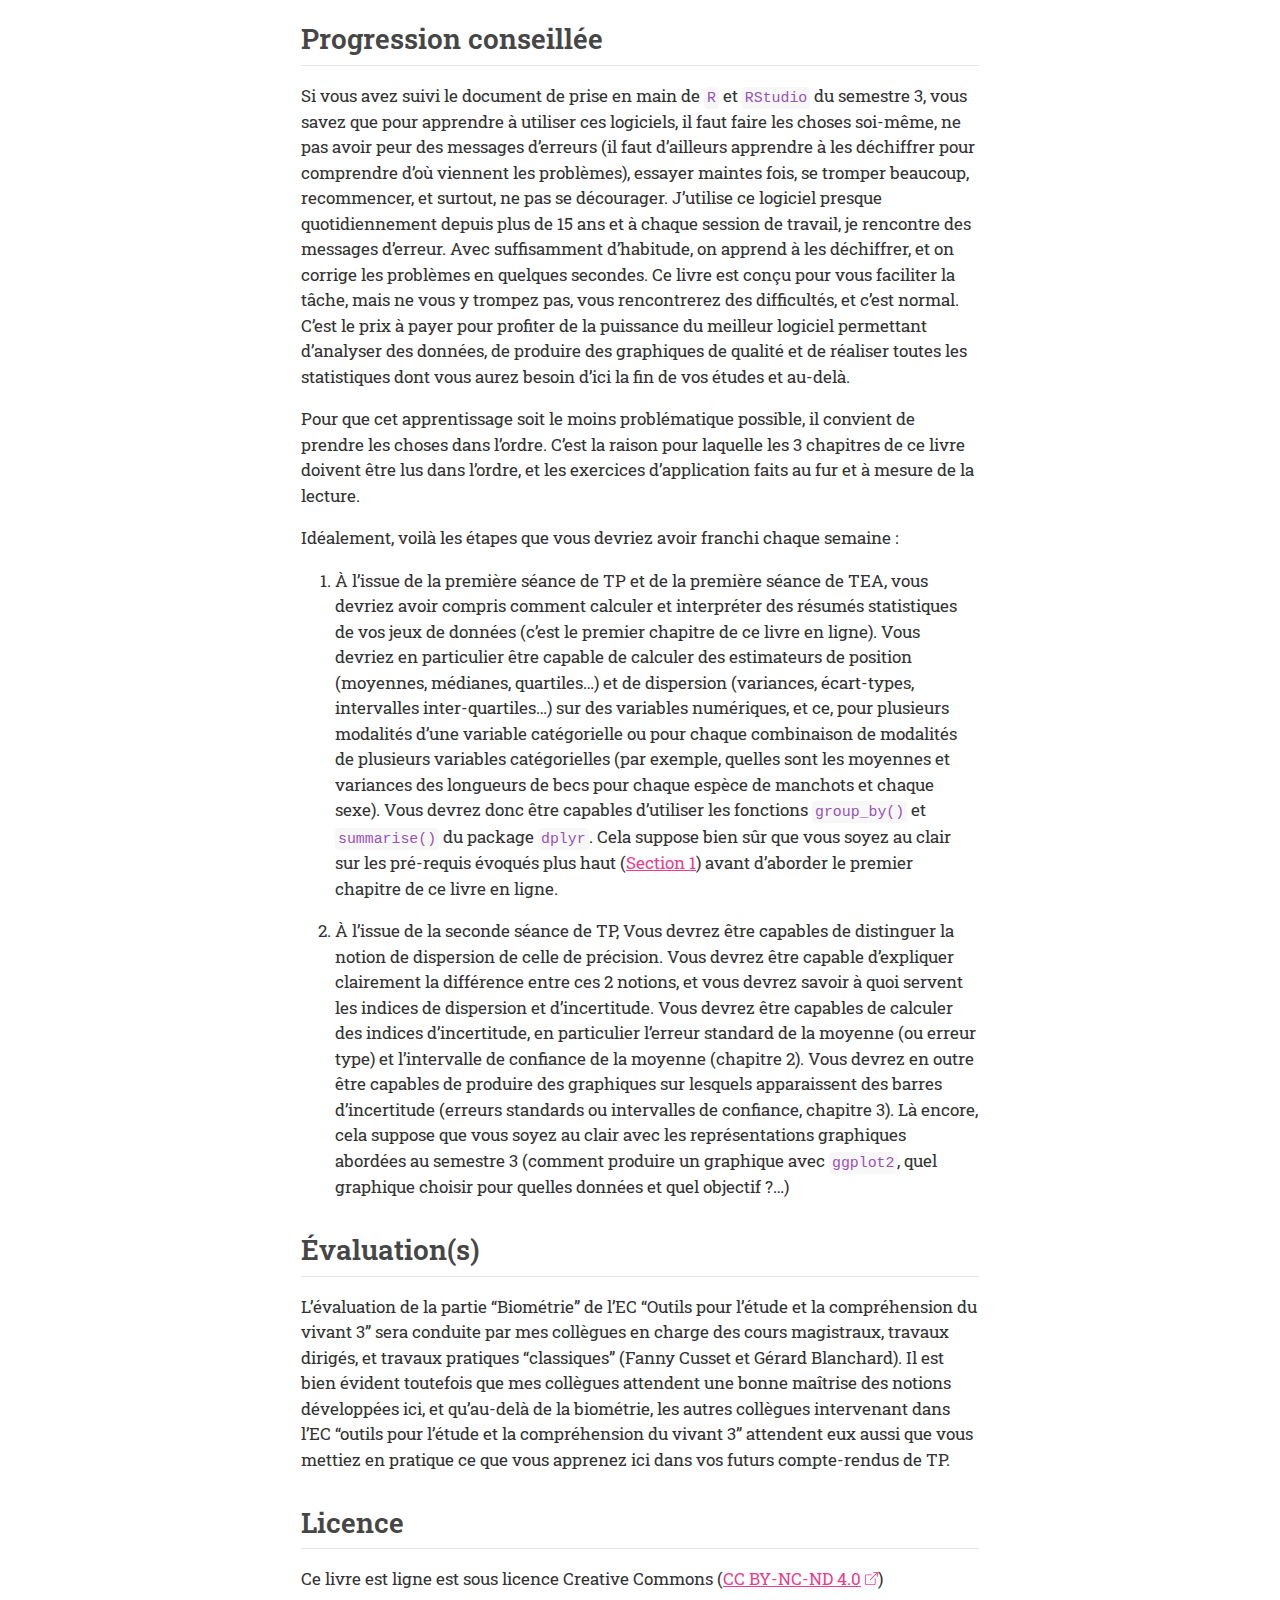
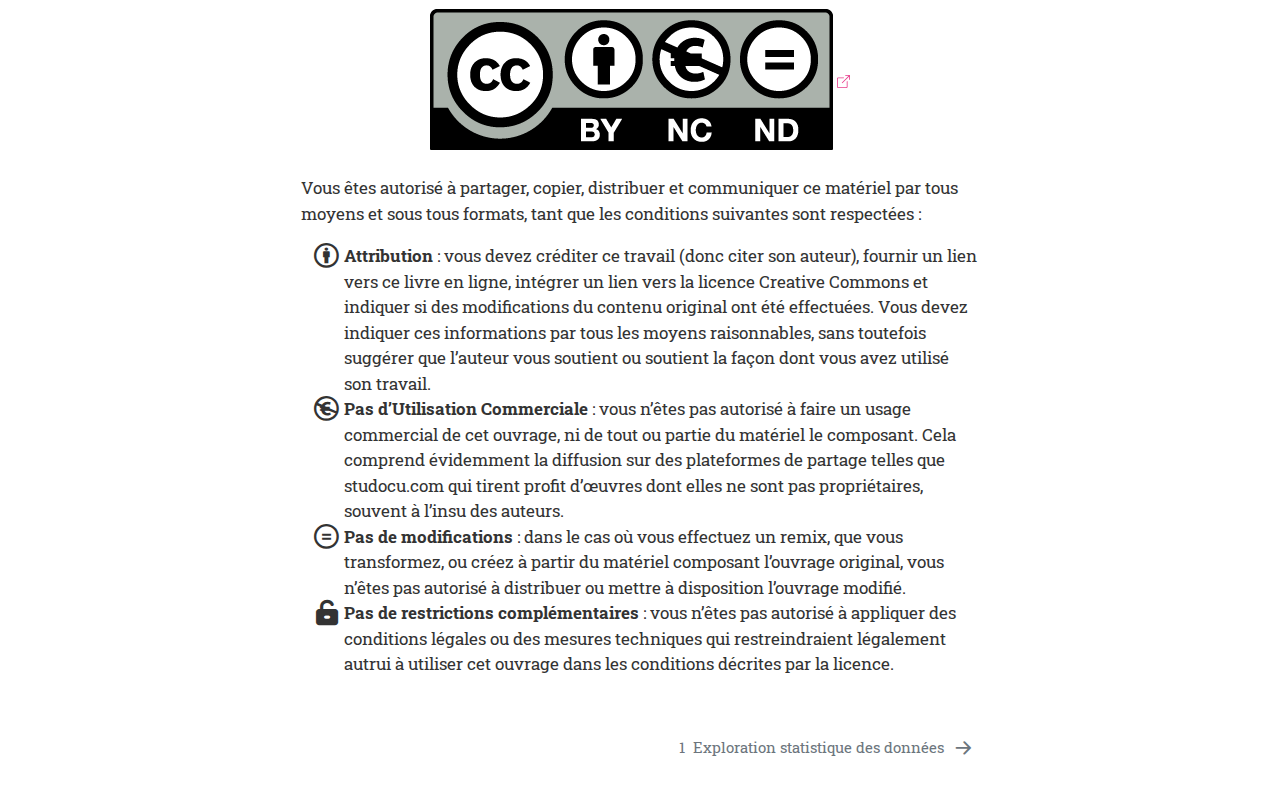
<file: docs/index.html>
<!DOCTYPE html>
<html xmlns="http://www.w3.org/1999/xhtml" lang="fr" xml:lang="fr"><head>

<meta charset="utf-8">
<meta name="generator" content="quarto-1.3.433">

<meta name="viewport" content="width=device-width, initial-scale=1.0, user-scalable=yes">

<meta name="author" content="Benoît Simon-Bouhet">

<title>TP de Biométrie Semestre 4</title>
<style>
code{white-space: pre-wrap;}
span.smallcaps{font-variant: small-caps;}
div.columns{display: flex; gap: min(4vw, 1.5em);}
div.column{flex: auto; overflow-x: auto;}
div.hanging-indent{margin-left: 1.5em; text-indent: -1.5em;}
ul.task-list{list-style: none;}
ul.task-list li input[type="checkbox"] {
  width: 0.8em;
  margin: 0 0.8em 0.2em -1em; /* quarto-specific, see https://github.com/quarto-dev/quarto-cli/issues/4556 */ 
  vertical-align: middle;
}
</style>


<script src="site_libs/quarto-nav/quarto-nav.js"></script>
<script src="site_libs/quarto-nav/headroom.min.js"></script>
<script src="site_libs/clipboard/clipboard.min.js"></script>
<script src="site_libs/quarto-search/autocomplete.umd.js"></script>
<script src="site_libs/quarto-search/fuse.min.js"></script>
<script src="site_libs/quarto-search/quarto-search.js"></script>
<meta name="quarto:offset" content="./">
<link href="./01-dispersion.html" rel="next">
<script src="site_libs/quarto-html/quarto.js"></script>
<script src="site_libs/quarto-html/popper.min.js"></script>
<script src="site_libs/quarto-html/tippy.umd.min.js"></script>
<script src="site_libs/quarto-html/anchor.min.js"></script>
<link href="site_libs/quarto-html/tippy.css" rel="stylesheet">
<link href="site_libs/quarto-html/quarto-syntax-highlighting.css" rel="stylesheet" id="quarto-text-highlighting-styles">
<script src="site_libs/bootstrap/bootstrap.min.js"></script>
<link href="site_libs/bootstrap/bootstrap-icons.css" rel="stylesheet">
<link href="site_libs/bootstrap/bootstrap.min.css" rel="stylesheet" id="quarto-bootstrap" data-mode="light">
<link href="site_libs/quarto-contrib/fontawesome6-0.1.0/all.css" rel="stylesheet">
<link href="site_libs/quarto-contrib/fontawesome6-0.1.0/latex-fontsize.css" rel="stylesheet">
<script id="quarto-search-options" type="application/json">{
  "location": "sidebar",
  "copy-button": false,
  "collapse-after": 3,
  "panel-placement": "start",
  "type": "textbox",
  "limit": 20,
  "language": {
    "search-no-results-text": "Pas de résultats",
    "search-matching-documents-text": "documents trouvés",
    "search-copy-link-title": "Copier le lien vers la recherche",
    "search-hide-matches-text": "Cacher les correspondances additionnelles",
    "search-more-match-text": "correspondance de plus dans ce document",
    "search-more-matches-text": "correspondances de plus dans ce document",
    "search-clear-button-title": "Effacer",
    "search-detached-cancel-button-title": "Annuler",
    "search-submit-button-title": "Envoyer",
    "search-label": "Recherche"
  }
}</script>
<style>html{ scroll-behavior: smooth; }</style>


</head>

<body class="nav-sidebar floating">

<div id="quarto-search-results"></div>
  <header id="quarto-header" class="headroom fixed-top">
  <nav class="quarto-secondary-nav">
    <div class="container-fluid d-flex">
      <button type="button" class="quarto-btn-toggle btn" data-bs-toggle="collapse" data-bs-target="#quarto-sidebar,#quarto-sidebar-glass" aria-controls="quarto-sidebar" aria-expanded="false" aria-label="Basculer la barre latérale" onclick="if (window.quartoToggleHeadroom) { window.quartoToggleHeadroom(); }">
        <i class="bi bi-layout-text-sidebar-reverse"></i>
      </button>
      <nav class="quarto-page-breadcrumbs" aria-label="breadcrumb"><ol class="breadcrumb"><li class="breadcrumb-item"><a href="./index.html">Introduction</a></li></ol></nav>
      <a class="flex-grow-1" role="button" data-bs-toggle="collapse" data-bs-target="#quarto-sidebar,#quarto-sidebar-glass" aria-controls="quarto-sidebar" aria-expanded="false" aria-label="Basculer la barre latérale" onclick="if (window.quartoToggleHeadroom) { window.quartoToggleHeadroom(); }">      
      </a>
      <button type="button" class="btn quarto-search-button" aria-label="" onclick="window.quartoOpenSearch();">
        <i class="bi bi-search"></i>
      </button>
    </div>
  </nav>
</header>
<!-- content -->
<header id="title-block-header" class="quarto-title-block default page-columns page-full">
  <div class="quarto-title-banner page-columns page-full">
    <div class="quarto-title column-body">
      <h1 class="title">TP de Biométrie<br> Semestre 4<br></h1>
                      </div>
  </div>
    
  
  <div class="quarto-title-meta">

      <div>
      <div class="quarto-title-meta-heading">Auteur</div>
      <div class="quarto-title-meta-contents">
               <p>Benoît Simon-Bouhet </p>
            </div>
    </div>
      
      <div>
      <div class="quarto-title-meta-heading">Dernière Mise à jour</div>
      <div class="quarto-title-meta-contents">
        <p class="date">dimanche 17 mars 2024</p>
      </div>
    </div>
    
      
    </div>
    
  
  </header><div id="quarto-content" class="quarto-container page-columns page-rows-contents page-layout-article">
<!-- sidebar -->
  <nav id="quarto-sidebar" class="sidebar collapse collapse-horizontal sidebar-navigation floating overflow-auto">
    <div class="pt-lg-2 mt-2 text-left sidebar-header">
    <div class="sidebar-title mb-0 py-0">
      <a href="./">TP de Biométrie<br> Semestre 4<br></a> 
        <div class="sidebar-tools-main">
    <a href="https://github.com/besibo/BiometrieS4" rel="" title="Source Code" class="quarto-navigation-tool px-1" aria-label="Source Code"><i class="bi bi-github"></i></a>
    <a href="./TP-de-Biométrie-br--Semestre-4-br-.pdf" rel="" title="Download PDF" class="quarto-navigation-tool px-1" aria-label="Download PDF"><i class="bi bi-file-pdf"></i></a>
</div>
    </div>
      </div>
        <div class="mt-2 flex-shrink-0 align-items-center">
        <div class="sidebar-search">
        <div id="quarto-search" class="" title="Recherche"></div>
        </div>
        </div>
    <div class="sidebar-menu-container"> 
    <ul class="list-unstyled mt-1">
        <li class="sidebar-item">
  <div class="sidebar-item-container"> 
  <a href="./index.html" class="sidebar-item-text sidebar-link active">
 <span class="menu-text">Introduction</span></a>
  </div>
</li>
        <li class="sidebar-item">
  <div class="sidebar-item-container"> 
  <a href="./01-dispersion.html" class="sidebar-item-text sidebar-link">
 <span class="menu-text"><span class="chapter-number">1</span>&nbsp; <span class="chapter-title">Exploration statistique des données</span></span></a>
  </div>
</li>
        <li class="sidebar-item">
  <div class="sidebar-item-container"> 
  <a href="./02-incertitude.html" class="sidebar-item-text sidebar-link">
 <span class="menu-text"><span class="chapter-number">2</span>&nbsp; <span class="chapter-title">Dispersion et incertitude</span></span></a>
  </div>
</li>
        <li class="sidebar-item">
  <div class="sidebar-item-container"> 
  <a href="./03-graphiques.html" class="sidebar-item-text sidebar-link">
 <span class="menu-text"><span class="chapter-number">3</span>&nbsp; <span class="chapter-title">Visualiser l’incertitude et la dispersion</span></span></a>
  </div>
</li>
        <li class="sidebar-item">
  <div class="sidebar-item-container"> 
  <a href="./references.html" class="sidebar-item-text sidebar-link">
 <span class="menu-text">References</span></a>
  </div>
</li>
    </ul>
    </div>
</nav>
<div id="quarto-sidebar-glass" data-bs-toggle="collapse" data-bs-target="#quarto-sidebar,#quarto-sidebar-glass"></div>
<!-- margin-sidebar -->
    <div id="quarto-margin-sidebar" class="sidebar margin-sidebar">
        <nav id="TOC" role="doc-toc" class="toc-active">
    <h2 id="toc-title">Table des matières</h2>
   
  <ul>
  <li><a href="#introduction" id="toc-introduction" class="nav-link active" data-scroll-target="#introduction">Introduction</a>
  <ul class="collapse">
  <li><a href="#objectifs" id="toc-objectifs" class="nav-link" data-scroll-target="#objectifs">Objectifs</a></li>
  <li><a href="#sec-prerequis" id="toc-sec-prerequis" class="nav-link" data-scroll-target="#sec-prerequis">Pré-requis</a></li>
  <li><a href="#organisation" id="toc-organisation" class="nav-link" data-scroll-target="#organisation">Organisation</a>
  <ul class="collapse">
  <li><a href="#volume-de-travail" id="toc-volume-de-travail" class="nav-link" data-scroll-target="#volume-de-travail">Volume de travail</a></li>
  <li><a href="#modalités-denseignement" id="toc-modalités-denseignement" class="nav-link" data-scroll-target="#modalités-denseignement">Modalités d’enseignement</a></li>
  <li><a href="#utilisation-de-slack" id="toc-utilisation-de-slack" class="nav-link" data-scroll-target="#utilisation-de-slack">Utilisation de Slack</a></li>
  </ul></li>
  <li><a href="#progression-conseillée" id="toc-progression-conseillée" class="nav-link" data-scroll-target="#progression-conseillée">Progression conseillée</a></li>
  <li><a href="#évaluations" id="toc-évaluations" class="nav-link" data-scroll-target="#évaluations">Évaluation(s)</a></li>
  <li><a href="#licence" id="toc-licence" class="nav-link" data-scroll-target="#licence">Licence</a></li>
  </ul></li>
  </ul>
</nav>
    </div>
<!-- main -->
<main class="content quarto-banner-title-block" id="quarto-document-content">




<section id="introduction" class="level1 unnumbered">
<h1 class="unnumbered">Introduction</h1>
<section id="objectifs" class="level2 unnumbered">
<h2 class="unnumbered anchored" data-anchor-id="objectifs">Objectifs</h2>
<p>Ce livre contient l’ensemble du matériel (contenus, exemples, exercices…) nécessaire à la réalisation des travaux pratiques sous <code>R</code> pour la <strong>Biométrie</strong> de l’EC ‘<em>Outils pour l’étude et la compréhension du vivant 3</em>’ du semestre 4 de la licence Sciences de la Vie de La Rochelle Université.</p>
<p>À l’issue des 4 séances prévues ce semestre (2 TP et 2 TEA), vous devriez être capables de faire les choses suivantes dans le logiciel <code>RStudio</code> :</p>
<ul>
<li>Explorer des jeux de données en produisant des résumés statistiques de variables de différentes natures (numériques continues ou catégorielles) et en produisant des graphiques appropriés.</li>
<li>Être capables de distinguer les notions de dispersion et d’incertitude.</li>
<li>Calculer des statistiques descriptives permettant de déterminer la position (moyennes, médianes, quartiles…) et la dispersion des données (écart-types, variances, intervalles inter-quartiles…) pour plusieurs sous-groupes de vos jeux de données, et les représenter sur des graphiques adaptés.</li>
<li>Calculer des indices d’incertitude (erreurs standard, intervalles de confiance…) pour plusieurs sous-groupes de vos jeux de données, et les représenter sur des graphiques adaptés.</li>
</ul>
</section>
<section id="sec-prerequis" class="level2">
<h2 class="anchored" data-anchor-id="sec-prerequis">Pré-requis</h2>
<p>Pour atteindre les objectifs fixés ici, et compte tenu du volume horaire restreint qui est consacré aux TP et TEA de Biométrie au S4, vous devez obligatoirement posséder un certain nombre de pré-requis. En particulier, vous devriez avoir à ce stade une bonne connaissance de l’interface des logiciels <code>R</code> et <code>RStudio</code>, et vous devriez être capables :</p>
<ol type="1">
<li>de créer un <code>Rproject</code> et un script d’analyse dans <code>RStudio</code></li>
<li>d’importer des jeux de données issus de tableurs dans <code>RStudio</code></li>
<li>d’effectuer des manipulations de données simples (sélectionner des variables, trier des colonnes, filtrer des lignes, créer de nouvelles variables, etc.)</li>
<li>de produire des graphiques de qualité, adaptés à la fois aux variables dont vous disposez et aux questions auxquelles vous souhaitez répondre.</li>
</ol>
<div class="callout callout-style-default callout-warning callout-titled">
<div class="callout-header d-flex align-content-center">
<div class="callout-icon-container">
<i class="callout-icon"></i>
</div>
<div class="callout-title-container flex-fill">
Si ces pré-requis ne sont pas maîtrisés
</div>
</div>
<div class="callout-body-container callout-body">
<p>Mettez-vous à niveau de toute urgence en lisant attentivement <a href="https://besibo.github.io/BiometrieS3/">le livre en ligne de Biométrie du semestre 3</a></p>
</div>
</div>
</section>
<section id="organisation" class="level2 unnumbered">
<h2 class="unnumbered anchored" data-anchor-id="organisation">Organisation</h2>
<section id="volume-de-travail" class="level3 unnumbered">
<h3 class="unnumbered anchored" data-anchor-id="volume-de-travail">Volume de travail</h3>
<p>Les travaux pratiques et TEA de biométrie auront lieu entre le 19 mars et le 5 avril 2024 :</p>
<ul>
<li>Entre le mardi 19 et le lundi 25 mars : 1 séance de TP d’1h30 et 1 séance de TEA d’1h30</li>
<li>Entre le mardi 2 et le vendredi 5 avril : 1 séance de TP d’1h30 et 1 séance de TEA d’1h30</li>
</ul>
<!-- Il manque une séance de TP et de TEA par rapport à la maquette -->
<p><strong>Tous les TP ont lieu dans les salles du Pôle Communication, Multimédia, Réseaux. Tous les TEA sont à distance.</strong></p>
<p>Au total, chaque groupe aura donc 2 séances de TP et 2 séances de TEA, soit un total de 6 heures prévues dans vos emplois du temps. C’est peu pour atteindre les objectifs fixés et il y aura donc évidemment du travail personnel à fournir en dehors de ces séances. J’estime que vous devrez fournir 3 à 6 heures de travail personnel en plus des séances prévues dans votre emploi du temps. Attention donc : pensez bien à prévoir du temps dans vos plannings car le travail personnel est essentiel pour progresser dans cette matière. J’insiste sur l’importance de faire l’effort dès maintenant : vous allez en effet avoir des enseignements qui reposent sur l’utilisation de ces logiciels jusqu’à la fin du S6 (y compris pendant vos stages et, très vraisemblablement, dans vos futurs masters également). C’est donc maintenant qu’il faut acquérir des automatismes, cela vous fera gagner énormément de temps ensuite.</p>
</section>
<section id="modalités-denseignement" class="level3 unnumbered">
<h3 class="unnumbered anchored" data-anchor-id="modalités-denseignement">Modalités d’enseignement</h3>
<p>Pour suivre cet enseignement vous pourrez utiliser les ordinateurs de l’université, mais je ne peux que vous encourager à utiliser vos propres ordinateurs, sous Windows, Linux ou MacOS. Lors de vos futurs stages et pour rédiger vos comptes-rendus de TP, vous utiliserez le plus souvent vos propres ordinateurs, autant prendre dès maintenant de bonnes habitudes en installant les logiciels dont vous aurez besoin tout au long de votre licence. Si vous n’avez pas suivi la biométrie du semestre 3 et que les logiciels <code>R</code> et <code>RStudio</code> ne sont pas encore installés sur vos ordinateurs, suivez <a href="https://besibo.github.io/BiometrieS3/01-R-basics.html#sec-install">la procédure décrite ici</a>. Si vous ne possédez pas d’ordinateur, manifestez vous rapidement auprès de moi car des solutions existent (prêt par l’université, travail sur tablette via <a href="https://rstudio.cloud">RStudio cloud</a>…).</p>
<div class="callout callout-style-default callout-important callout-titled">
<div class="callout-header d-flex align-content-center">
<div class="callout-icon-container">
<i class="callout-icon"></i>
</div>
<div class="callout-title-container flex-fill">
Important
</div>
</div>
<div class="callout-body-container callout-body">
<p>L’essentiel du contenu de cet enseignement peut être abordé en autonomie, à distance, grâce à ce livre en ligne, aux ressources mises à disposition sur Moodle et à votre ordinateur personnel. Cela signifie que <strong>la présence physique lors des séances de TP n’est pas obligatoire</strong>.</p>
</div>
</div>
<p>Plus que des séances de TP classiques, considérez plutôt qu’il s’agit de <strong>permanences non-obligatoires</strong> : si vous pensez avoir besoin d’aide, si vous avez des points de blocage ou des questions sur le contenu de ce document ou sur les exercices demandés, alors venez poser vos questions lors des séances de TP. Vous ne serez d’ailleurs pas tenus de rester pendant 1h30 : si vous obtenez une réponse en 10 minutes et que vous préférez travailler ailleurs, vous serez libres de repartir !</p>
<p>De même, si vous n’avez pas de difficulté de compréhension, que vous n’avez pas de problème avec les exercices de ce livre en ligne, votre présence n’est pas requise : tant que le travail demandé est fait, libre à vous de choisir votre façon de travailler. Bien entendu, si vous souhaitez venir en salle de TP pour travailler au calme et dans un cadre plus formel, même si vous n’avez pas de questions à poser : aucun problème, vous y serez toujours les bienvenus et je serai présent systématiquement, pour toutes les séances et tous les groupes.</p>
<p>Ce fonctionnement très souple a de nombreux avantages :</p>
<ul>
<li>vous vous organisez comme vous le souhaitez</li>
<li>vous ne venez que lorsque vous en avez vraiment besoin</li>
<li>celles et ceux qui se déplacent reçoivent une aide personnalisée</li>
<li>vous travaillez sur vos ordinateurs</li>
<li>les effectifs étant réduits, c’est aussi plus confortable pour moi !</li>
</ul>
<p>Toutefois, pour que cette organisation fonctionne, cela demande de la rigueur de votre part, en particulier sur la régularité du travail que vous devez fournir. Si la présence en salle de TP n’est pas requise, <strong>le travail demandé est bel et bien obligatoire</strong> ! Si vous venez en salle de TP sans avoir travaillé en amont, vous risquez de perdre votre temps car vous passerez votre séance à lire et suivre ce livre en ligne, choses que vous pouvez très bien faire chez vous. De même, si vous attendez le 13 avril pour vous y mettre, je ne pourrais pas grand chose pour vous. Je le répète, outre les heures de TP/TEA prévus dans vos emplois du temps, vous devez prévoir au moins 3 à 6 heures de travail personnel supplémentaire.</p>
<p>Je vous laisse donc une grande liberté d’organisation. À vous d’en tirer le maximum et de faire preuve du sérieux nécessaire.</p>
</section>
<section id="utilisation-de-slack" class="level3 unnumbered">
<h3 class="unnumbered anchored" data-anchor-id="utilisation-de-slack">Utilisation de Slack</h3>
<p>Comme au semestre précédent, nous pourrons échanger sur <a href="https://slack.com/intl/fr-fr/">l’application Slack</a>. Si vous ne l’avez pas encore fait (vous êtes une vingtaine dans ce cas !), créez-vous un compte en ligne et installez le logiciel sur votre ordinateur (il existe aussi des versions pour tablettes et smartphones). Lorsque vous aurez installé le logiciel, <a href="https://join.slack.com/t/l2sv23-24ecoutils/shared_invite/zt-2ex1d3zzp-0cKzOwgDgBYBWL1DGW0ESw">cliquez sur ce lien</a> pour vous connecter à notre espace de travail commun intitulé <code>L2 SV 23-24 / EC outils</code> (ce lien expire régulièrement : faites moi signe s’il n’est plus valide). C’est le même espace de travail qu’au semestre précédent et si vous vous y êtes déjà connecté cet automne, vous n’avez plus qu’à relancer le logiciel.</p>
<p>Vous verrez que 3 “chaînes” sont disponibles :</p>
<ul>
<li>#général : c’est là que les questions liées à l’organisation générale du cours, des TP et TEA, des évaluations, etc. doivent être posées. Si vous ne savez pas si une séance de permanence a lieu, posez la question ici.</li>
<li>#questions-rstudio : c’est ici que toutes les questions pratiques liées à l’utilisation de <code>R</code> et <code>RStudio</code> devront êtres posées. Problèmes de syntaxe, problèmes liés à l’interface, à l’installation des packages ou à l’utilisation des fonctions, à la création des graphiques, à la manipulation des tableaux… Tout ce qui concerne directement les logiciels sera traité ici. Vous êtes libres de poser des questions, de poster des captures d’écran, des morceaux de code, des messages d’erreur. Et <strong>vous êtes bien entendus vivement encouragés à vous entraider et à répondre aux questions de vos collègues.</strong> Je n’interviendrai ici que pour répondre aux questions laissées sans réponse ou si les réponses apportées sont inexactes. Le fonctionnement est celui d’un forum de discussion instantané. Vous en tirerez le plus grand bénéfice en participant et en n’ayant pas peur de poser des questions, même si elles vous paraissent idiotes. Rappelez-vous toujours que si vous vous posez une question, d’autres se la posent aussi probablement.</li>
<li>#questions-stats : C’est ici que vous pourrez poser vos questions liées aux méthodes statistiques ou aux choix des modèles de dynamique des populations. Tout ce qui ne concerne pas directement l’utilisation du logiciel (comme par exemple le choix d’un test ou des hypothèses nulles et alternatives, la démarche d’analyse, la signification de tel paramètre ou estimateur, le principe de telle ou telle méthode…) peut être discuté ici. Comme pour le canal #questions-rstudio, <strong>vous êtes encouragés à vous entraider et à répondre aux questions de vos collègues</strong>.</li>
</ul>
<p>Ainsi, quand vous travaillerez à vos TP ou TEA, que vous soyez installés chez vous ou en salle de TP, prenez l’habitude de garder Slack ouvert sur votre ordinateur. Même si vous n’avez pas de question à poser, votre participation active pour répondre à vos collègues est souhaitable et souhaitée. Je vous incite donc fortement à vous <strong>entraider</strong> : c’est très formateur pour celui qui explique, et celui qui rencontre une difficulté a plus de chances de comprendre si c’est quelqu’un d’autre qui lui explique plutôt que la personne qui a rédigé les instructions mal comprises.</p>
<p>Ce document est fait pour vous permettre d’avancer en autonomie et vous ne devriez normalement pas avoir beaucoup besoin de moi si votre lecture est attentive. L’expérience montre en effet que la plupart du temps, il suffit de lire correctement les paragraphes précédents et/ou suivants pour obtenir la réponse à ses questions. J’essaie néanmoins de rester disponible sur Slack pendant les séances de TP et de TEA de tous les groupes. Cela veut donc dire que même si votre groupe n’est pas en TP, vos questions ont des chances d’être lues et de recevoir des réponses dès que d’autres groupes sont en TP ou TEA. Vous êtes d’ailleurs encouragés à échanger sur Slack aussi pendant vos phases de travail personnel.</p>
</section>
</section>
<section id="progression-conseillée" class="level2 unnumbered">
<h2 class="unnumbered anchored" data-anchor-id="progression-conseillée">Progression conseillée</h2>
<p>Si vous avez suivi le document de prise en main de <code>R</code> et <code>RStudio</code> du semestre 3, vous savez que pour apprendre à utiliser ces logiciels, il faut faire les choses soi-même, ne pas avoir peur des messages d’erreurs (il faut d’ailleurs apprendre à les déchiffrer pour comprendre d’où viennent les problèmes), essayer maintes fois, se tromper beaucoup, recommencer, et surtout, ne pas se décourager. J’utilise ce logiciel presque quotidiennement depuis plus de 15 ans et à chaque session de travail, je rencontre des messages d’erreur. Avec suffisamment d’habitude, on apprend à les déchiffrer, et on corrige les problèmes en quelques secondes. Ce livre est conçu pour vous faciliter la tâche, mais ne vous y trompez pas, vous rencontrerez des difficultés, et c’est normal. C’est le prix à payer pour profiter de la puissance du meilleur logiciel permettant d’analyser des données, de produire des graphiques de qualité et de réaliser toutes les statistiques dont vous aurez besoin d’ici la fin de vos études et au-delà.</p>
<p>Pour que cet apprentissage soit le moins problématique possible, il convient de prendre les choses dans l’ordre. C’est la raison pour laquelle les 3 chapitres de ce livre doivent être lus dans l’ordre, et les exercices d’application faits au fur et à mesure de la lecture.</p>
<p>Idéalement, voilà les étapes que vous devriez avoir franchi chaque semaine :</p>
<ol type="1">
<li><p>À l’issue de la première séance de TP et de la première séance de TEA, vous devriez avoir compris comment calculer et interpréter des résumés statistiques de vos jeux de données (c’est le premier chapitre de ce livre en ligne). Vous devriez en particulier être capable de calculer des estimateurs de position (moyennes, médianes, quartiles…) et de dispersion (variances, écart-types, intervalles inter-quartiles…) sur des variables numériques, et ce, pour plusieurs modalités d’une variable catégorielle ou pour chaque combinaison de modalités de plusieurs variables catégorielles (par exemple, quelles sont les moyennes et variances des longueurs de becs pour chaque espèce de manchots et chaque sexe). Vous devrez donc être capables d’utiliser les fonctions <code>group_by()</code> et <code>summarise()</code> du package <code>dplyr</code>. Cela suppose bien sûr que vous soyez au clair sur les pré-requis évoqués plus haut (<a href="#sec-prerequis"><span>Section&nbsp;1</span></a>) avant d’aborder le premier chapitre de ce livre en ligne.</p></li>
<li><p>À l’issue de la seconde séance de TP, Vous devrez être capables de distinguer la notion de dispersion de celle de précision. Vous devrez être capable d’expliquer clairement la différence entre ces 2 notions, et vous devrez savoir à quoi servent les indices de dispersion et d’incertitude. Vous devrez être capables de calculer des indices d’incertitude, en particulier l’erreur standard de la moyenne (ou erreur type) et l’intervalle de confiance de la moyenne (chapitre 2). Vous devrez en outre être capables de produire des graphiques sur lesquels apparaissent des barres d’incertitude (erreurs standards ou intervalles de confiance, chapitre 3). Là encore, cela suppose que vous soyez au clair avec les représentations graphiques abordées au semestre 3 (comment produire un graphique avec <code>ggplot2</code>, quel graphique choisir pour quelles données et quel objectif ?…)</p></li>
</ol>
</section>
<section id="évaluations" class="level2 unnumbered">
<h2 class="unnumbered anchored" data-anchor-id="évaluations">Évaluation(s)</h2>
<p>L’évaluation de la partie “Biométrie” de l’EC “Outils pour l’étude et la compréhension du vivant 3” sera conduite par mes collègues en charge des cours magistraux, travaux dirigés, et travaux pratiques “classiques” (Fanny Cusset et Gérard Blanchard). Il est bien évident toutefois que mes collègues attendent une bonne maîtrise des notions développées ici, et qu’au-delà de la biométrie, les autres collègues intervenant dans l’EC “outils pour l’étude et la compréhension du vivant 3” attendent eux aussi que vous mettiez en pratique ce que vous apprenez ici dans vos futurs compte-rendus de TP.</p>
</section>
<section id="licence" class="level2">
<h2 class="anchored" data-anchor-id="licence">Licence</h2>
<p>Ce livre est ligne est sous licence Creative Commons (<a href="https://creativecommons.org/licenses/by-nc-nd/4.0/deed.fr">CC BY-NC-ND 4.0</a>)</p>
<div class="quarto-figure quarto-figure-center">
<figure class="figure">
<p><a href="https://creativecommons.org/licenses/by-nc-nd/4.0/deed.fr"><img src="images/cc_licence.png" class="img-fluid figure-img"></a></p>
</figure>
</div>
<p>Vous êtes autorisé à partager, copier, distribuer et communiquer ce matériel par tous moyens et sous tous formats, tant que les conditions suivantes sont respectées :</p>
<ul class="fa-ul">
<li>
<span class="fa-li"><i class="fa-brands fa-creative-commons-by fa-xl" aria-label="creative-commons-by"></i></span> <strong>Attribution</strong> : vous devez créditer ce travail (donc citer son auteur), fournir un lien vers ce livre en ligne, intégrer un lien vers la licence Creative Commons et indiquer si des modifications du contenu original ont été effectuées. Vous devez indiquer ces informations par tous les moyens raisonnables, sans toutefois suggérer que l’auteur vous soutient ou soutient la façon dont vous avez utilisé son travail.
</li>
<li>
<span class="fa-li"><i class="fa-brands fa-creative-commons-nc-eu fa-xl" aria-label="creative-commons-nc-eu"></i></span> <strong>Pas d’Utilisation Commerciale</strong> : vous n’êtes pas autorisé à faire un usage commercial de cet ouvrage, ni de tout ou partie du matériel le composant. Cela comprend évidemment la diffusion sur des plateformes de partage telles que studocu.com qui tirent profit d’œuvres dont elles ne sont pas propriétaires, souvent à l’insu des auteurs.
</li>
<li>
<span class="fa-li"><i class="fa-brands fa-creative-commons-nd fa-xl" aria-label="creative-commons-nd"></i></span> <strong>Pas de modifications</strong> : dans le cas où vous effectuez un remix, que vous transformez, ou créez à partir du matériel composant l’ouvrage original, vous n’êtes pas autorisé à distribuer ou mettre à disposition l’ouvrage modifié.
</li>
<li>
<span class="fa-li"><i class="fa-solid fa-unlock-alt fa-xl" aria-label="unlock-alt"></i></span> <strong>Pas de restrictions complémentaires</strong> : vous n’êtes pas autorisé à appliquer des conditions légales ou des mesures techniques qui restreindraient légalement autrui à utiliser cet ouvrage dans les conditions décrites par la licence.
</li>
</ul>


</section>
</section>

</main> <!-- /main -->
<script id="quarto-html-after-body" type="application/javascript">
window.document.addEventListener("DOMContentLoaded", function (event) {
  const toggleBodyColorMode = (bsSheetEl) => {
    const mode = bsSheetEl.getAttribute("data-mode");
    const bodyEl = window.document.querySelector("body");
    if (mode === "dark") {
      bodyEl.classList.add("quarto-dark");
      bodyEl.classList.remove("quarto-light");
    } else {
      bodyEl.classList.add("quarto-light");
      bodyEl.classList.remove("quarto-dark");
    }
  }
  const toggleBodyColorPrimary = () => {
    const bsSheetEl = window.document.querySelector("link#quarto-bootstrap");
    if (bsSheetEl) {
      toggleBodyColorMode(bsSheetEl);
    }
  }
  toggleBodyColorPrimary();  
  const icon = "";
  const anchorJS = new window.AnchorJS();
  anchorJS.options = {
    placement: 'right',
    icon: icon
  };
  anchorJS.add('.anchored');
  const isCodeAnnotation = (el) => {
    for (const clz of el.classList) {
      if (clz.startsWith('code-annotation-')) {                     
        return true;
      }
    }
    return false;
  }
  const clipboard = new window.ClipboardJS('.code-copy-button', {
    text: function(trigger) {
      const codeEl = trigger.previousElementSibling.cloneNode(true);
      for (const childEl of codeEl.children) {
        if (isCodeAnnotation(childEl)) {
          childEl.remove();
        }
      }
      return codeEl.innerText;
    }
  });
  clipboard.on('success', function(e) {
    // button target
    const button = e.trigger;
    // don't keep focus
    button.blur();
    // flash "checked"
    button.classList.add('code-copy-button-checked');
    var currentTitle = button.getAttribute("title");
    button.setAttribute("title", "Copié");
    let tooltip;
    if (window.bootstrap) {
      button.setAttribute("data-bs-toggle", "tooltip");
      button.setAttribute("data-bs-placement", "left");
      button.setAttribute("data-bs-title", "Copié");
      tooltip = new bootstrap.Tooltip(button, 
        { trigger: "manual", 
          customClass: "code-copy-button-tooltip",
          offset: [0, -8]});
      tooltip.show();    
    }
    setTimeout(function() {
      if (tooltip) {
        tooltip.hide();
        button.removeAttribute("data-bs-title");
        button.removeAttribute("data-bs-toggle");
        button.removeAttribute("data-bs-placement");
      }
      button.setAttribute("title", currentTitle);
      button.classList.remove('code-copy-button-checked');
    }, 1000);
    // clear code selection
    e.clearSelection();
  });
  function tippyHover(el, contentFn) {
    const config = {
      allowHTML: true,
      content: contentFn,
      maxWidth: 500,
      delay: 100,
      arrow: false,
      appendTo: function(el) {
          return el.parentElement;
      },
      interactive: true,
      interactiveBorder: 10,
      theme: 'quarto',
      placement: 'bottom-start'
    };
    window.tippy(el, config); 
  }
  const noterefs = window.document.querySelectorAll('a[role="doc-noteref"]');
  for (var i=0; i<noterefs.length; i++) {
    const ref = noterefs[i];
    tippyHover(ref, function() {
      // use id or data attribute instead here
      let href = ref.getAttribute('data-footnote-href') || ref.getAttribute('href');
      try { href = new URL(href).hash; } catch {}
      const id = href.replace(/^#\/?/, "");
      const note = window.document.getElementById(id);
      return note.innerHTML;
    });
  }
      let selectedAnnoteEl;
      const selectorForAnnotation = ( cell, annotation) => {
        let cellAttr = 'data-code-cell="' + cell + '"';
        let lineAttr = 'data-code-annotation="' +  annotation + '"';
        const selector = 'span[' + cellAttr + '][' + lineAttr + ']';
        return selector;
      }
      const selectCodeLines = (annoteEl) => {
        const doc = window.document;
        const targetCell = annoteEl.getAttribute("data-target-cell");
        const targetAnnotation = annoteEl.getAttribute("data-target-annotation");
        const annoteSpan = window.document.querySelector(selectorForAnnotation(targetCell, targetAnnotation));
        const lines = annoteSpan.getAttribute("data-code-lines").split(",");
        const lineIds = lines.map((line) => {
          return targetCell + "-" + line;
        })
        let top = null;
        let height = null;
        let parent = null;
        if (lineIds.length > 0) {
            //compute the position of the single el (top and bottom and make a div)
            const el = window.document.getElementById(lineIds[0]);
            top = el.offsetTop;
            height = el.offsetHeight;
            parent = el.parentElement.parentElement;
          if (lineIds.length > 1) {
            const lastEl = window.document.getElementById(lineIds[lineIds.length - 1]);
            const bottom = lastEl.offsetTop + lastEl.offsetHeight;
            height = bottom - top;
          }
          if (top !== null && height !== null && parent !== null) {
            // cook up a div (if necessary) and position it 
            let div = window.document.getElementById("code-annotation-line-highlight");
            if (div === null) {
              div = window.document.createElement("div");
              div.setAttribute("id", "code-annotation-line-highlight");
              div.style.position = 'absolute';
              parent.appendChild(div);
            }
            div.style.top = top - 2 + "px";
            div.style.height = height + 4 + "px";
            let gutterDiv = window.document.getElementById("code-annotation-line-highlight-gutter");
            if (gutterDiv === null) {
              gutterDiv = window.document.createElement("div");
              gutterDiv.setAttribute("id", "code-annotation-line-highlight-gutter");
              gutterDiv.style.position = 'absolute';
              const codeCell = window.document.getElementById(targetCell);
              const gutter = codeCell.querySelector('.code-annotation-gutter');
              gutter.appendChild(gutterDiv);
            }
            gutterDiv.style.top = top - 2 + "px";
            gutterDiv.style.height = height + 4 + "px";
          }
          selectedAnnoteEl = annoteEl;
        }
      };
      const unselectCodeLines = () => {
        const elementsIds = ["code-annotation-line-highlight", "code-annotation-line-highlight-gutter"];
        elementsIds.forEach((elId) => {
          const div = window.document.getElementById(elId);
          if (div) {
            div.remove();
          }
        });
        selectedAnnoteEl = undefined;
      };
      // Attach click handler to the DT
      const annoteDls = window.document.querySelectorAll('dt[data-target-cell]');
      for (const annoteDlNode of annoteDls) {
        annoteDlNode.addEventListener('click', (event) => {
          const clickedEl = event.target;
          if (clickedEl !== selectedAnnoteEl) {
            unselectCodeLines();
            const activeEl = window.document.querySelector('dt[data-target-cell].code-annotation-active');
            if (activeEl) {
              activeEl.classList.remove('code-annotation-active');
            }
            selectCodeLines(clickedEl);
            clickedEl.classList.add('code-annotation-active');
          } else {
            // Unselect the line
            unselectCodeLines();
            clickedEl.classList.remove('code-annotation-active');
          }
        });
      }
  const findCites = (el) => {
    const parentEl = el.parentElement;
    if (parentEl) {
      const cites = parentEl.dataset.cites;
      if (cites) {
        return {
          el,
          cites: cites.split(' ')
        };
      } else {
        return findCites(el.parentElement)
      }
    } else {
      return undefined;
    }
  };
  var bibliorefs = window.document.querySelectorAll('a[role="doc-biblioref"]');
  for (var i=0; i<bibliorefs.length; i++) {
    const ref = bibliorefs[i];
    const citeInfo = findCites(ref);
    if (citeInfo) {
      tippyHover(citeInfo.el, function() {
        var popup = window.document.createElement('div');
        citeInfo.cites.forEach(function(cite) {
          var citeDiv = window.document.createElement('div');
          citeDiv.classList.add('hanging-indent');
          citeDiv.classList.add('csl-entry');
          var biblioDiv = window.document.getElementById('ref-' + cite);
          if (biblioDiv) {
            citeDiv.innerHTML = biblioDiv.innerHTML;
          }
          popup.appendChild(citeDiv);
        });
        return popup.innerHTML;
      });
    }
  }
    var localhostRegex = new RegExp(/^(?:http|https):\/\/localhost\:?[0-9]*\//);
      var filterRegex = new RegExp('/' + window.location.host + '/');
    var isInternal = (href) => {
        return filterRegex.test(href) || localhostRegex.test(href);
    }
    // Inspect non-navigation links and adorn them if external
 	var links = window.document.querySelectorAll('a[href]:not(.nav-link):not(.navbar-brand):not(.toc-action):not(.sidebar-link):not(.sidebar-item-toggle):not(.pagination-link):not(.no-external):not([aria-hidden]):not(.dropdown-item)');
    for (var i=0; i<links.length; i++) {
      const link = links[i];
      if (!isInternal(link.href)) {
          // target, if specified
          link.setAttribute("target", "_blank");
          // default icon
          link.classList.add("external");
      }
    }
});
</script>
<nav class="page-navigation">
  <div class="nav-page nav-page-previous">
  </div>
  <div class="nav-page nav-page-next">
      <a href="./01-dispersion.html" class="pagination-link">
        <span class="nav-page-text"><span class="chapter-number">1</span>&nbsp; <span class="chapter-title">Exploration statistique des données</span></span> <i class="bi bi-arrow-right-short"></i>
      </a>
  </div>
</nav>
</div> <!-- /content -->



<script src="site_libs/quarto-html/zenscroll-min.js"></script>
</body></html>
</file>
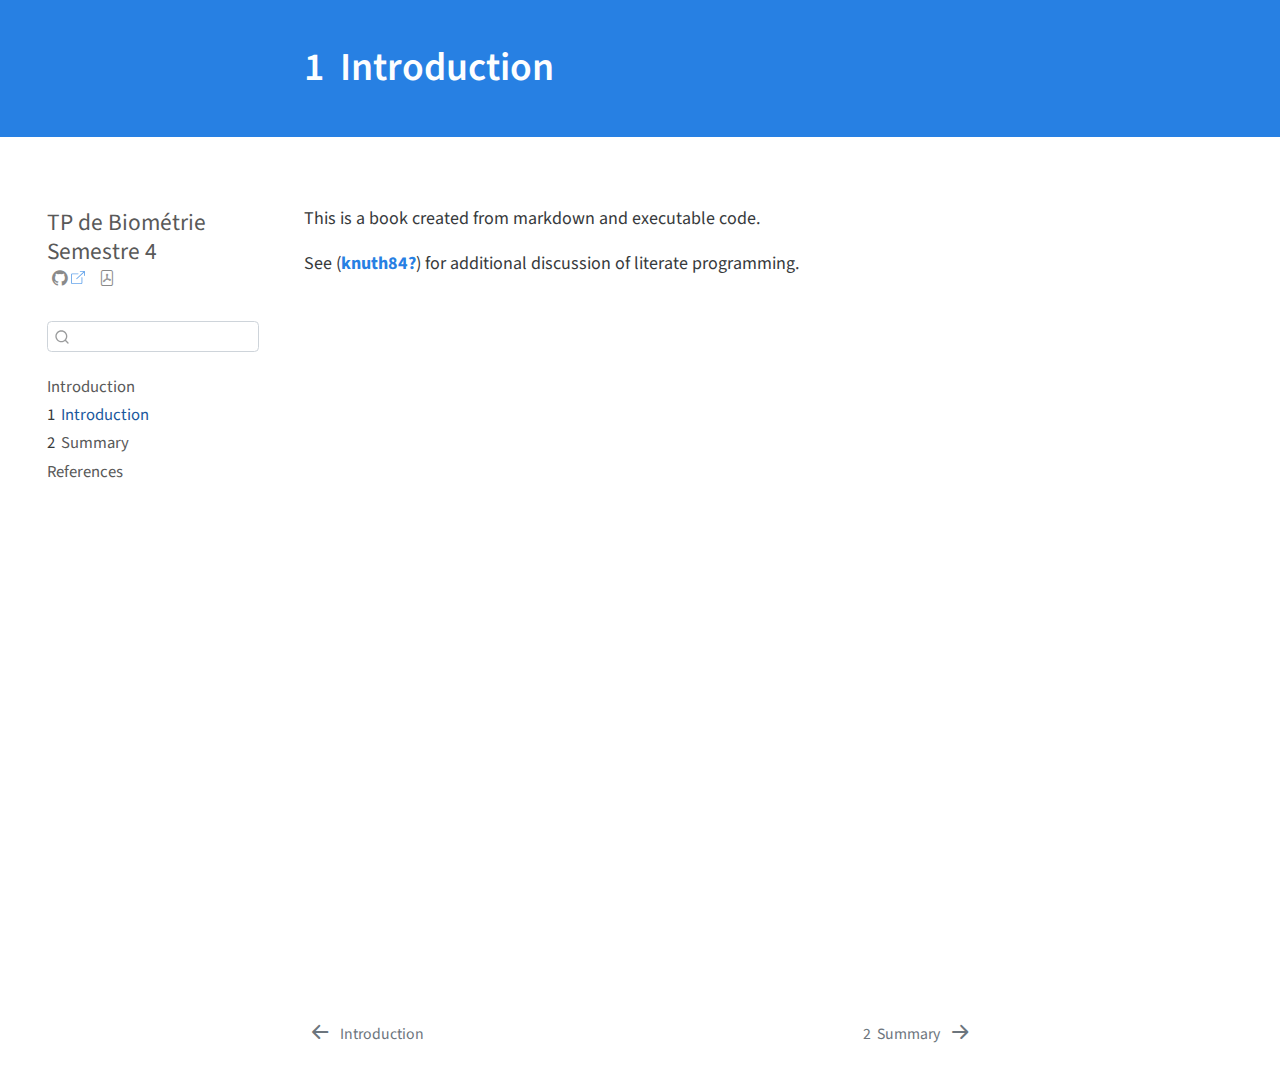
<file: intro.html>
<!DOCTYPE html>
<html xmlns="http://www.w3.org/1999/xhtml" lang="fr" xml:lang="fr"><head>

<meta charset="utf-8">
<meta name="generator" content="quarto-1.2.269">

<meta name="viewport" content="width=device-width, initial-scale=1.0, user-scalable=yes">


<title>TP de Biométrie Semestre 4 - 1&nbsp; Introduction</title>
<style>
code{white-space: pre-wrap;}
span.smallcaps{font-variant: small-caps;}
div.columns{display: flex; gap: min(4vw, 1.5em);}
div.column{flex: auto; overflow-x: auto;}
div.hanging-indent{margin-left: 1.5em; text-indent: -1.5em;}
ul.task-list{list-style: none;}
ul.task-list li input[type="checkbox"] {
  width: 0.8em;
  margin: 0 0.8em 0.2em -1.6em;
  vertical-align: middle;
}
</style>


<script src="site_libs/quarto-nav/quarto-nav.js"></script>
<script src="site_libs/quarto-nav/headroom.min.js"></script>
<script src="site_libs/clipboard/clipboard.min.js"></script>
<script src="site_libs/quarto-search/autocomplete.umd.js"></script>
<script src="site_libs/quarto-search/fuse.min.js"></script>
<script src="site_libs/quarto-search/quarto-search.js"></script>
<meta name="quarto:offset" content="./">
<link href="./summary.html" rel="next">
<link href="./index.html" rel="prev">
<script src="site_libs/quarto-html/quarto.js"></script>
<script src="site_libs/quarto-html/popper.min.js"></script>
<script src="site_libs/quarto-html/tippy.umd.min.js"></script>
<script src="site_libs/quarto-html/anchor.min.js"></script>
<link href="site_libs/quarto-html/tippy.css" rel="stylesheet">
<link href="site_libs/quarto-html/quarto-syntax-highlighting.css" rel="stylesheet" id="quarto-text-highlighting-styles">
<script src="site_libs/bootstrap/bootstrap.min.js"></script>
<link href="site_libs/bootstrap/bootstrap-icons.css" rel="stylesheet">
<link href="site_libs/bootstrap/bootstrap.min.css" rel="stylesheet" id="quarto-bootstrap" data-mode="light">
<script id="quarto-search-options" type="application/json">{
  "location": "sidebar",
  "copy-button": false,
  "collapse-after": 3,
  "panel-placement": "start",
  "type": "textbox",
  "limit": 20,
  "language": {
    "search-no-results-text": "Pas de résultats",
    "search-matching-documents-text": "documents trouvés",
    "search-copy-link-title": "Copier le lien vers la recherche",
    "search-hide-matches-text": "Cacher les correspondances additionnelles",
    "search-more-match-text": "correspondance de plus dans ce document",
    "search-more-matches-text": "correspondances de plus dans ce document",
    "search-clear-button-title": "Effacer",
    "search-detached-cancel-button-title": "Annuler",
    "search-submit-button-title": "Envoyer"
  }
}</script>
<style>html{ scroll-behavior: smooth; }</style>


</head>

<body class="nav-sidebar floating">

<div id="quarto-search-results"></div>
  <header id="quarto-header" class="headroom fixed-top">
  <nav class="quarto-secondary-nav" data-bs-toggle="collapse" data-bs-target="#quarto-sidebar" aria-controls="quarto-sidebar" aria-expanded="false" aria-label="Toggle sidebar navigation" onclick="if (window.quartoToggleHeadroom) { window.quartoToggleHeadroom(); }">
    <div class="container-fluid d-flex justify-content-between">
      <h1 class="quarto-secondary-nav-title"><span class="chapter-number">1</span>&nbsp; <span class="chapter-title">Introduction</span></h1>
      <button type="button" class="quarto-btn-toggle btn" aria-label="Show secondary navigation">
        <i class="bi bi-chevron-right"></i>
      </button>
    </div>
  </nav>
</header>
<!-- content -->
<header id="title-block-header" class="quarto-title-block default page-columns page-full">
  <div class="quarto-title-banner page-columns page-full">
    <div class="quarto-title column-body">
      <h1 class="title d-none d-lg-block"><span class="chapter-number">1</span>&nbsp; <span class="chapter-title">Introduction</span></h1>
                      </div>
  </div>
    
  
  <div class="quarto-title-meta">

      
    
      
    </div>
    
  
  </header><div id="quarto-content" class="quarto-container page-columns page-rows-contents page-layout-article">
<!-- sidebar -->
  <nav id="quarto-sidebar" class="sidebar collapse sidebar-navigation floating overflow-auto">
    <div class="pt-lg-2 mt-2 text-left sidebar-header">
    <div class="sidebar-title mb-0 py-0">
      <a href="./">TP de Biométrie<br> Semestre 4<br></a> 
        <div class="sidebar-tools-main">
    <a href="https://github.com/besibo/BiometrieS4" title="Source Code" class="sidebar-tool px-1"><i class="bi bi-github"></i></a>
    <a href="./TP-de-Biométrie-br--Semestre-4-br-.pdf" title="Download PDF" class="sidebar-tool px-1"><i class="bi bi-file-pdf"></i></a>
</div>
    </div>
      </div>
      <div class="mt-2 flex-shrink-0 align-items-center">
        <div class="sidebar-search">
        <div id="quarto-search" class="" title="Search"></div>
        </div>
      </div>
    <div class="sidebar-menu-container"> 
    <ul class="list-unstyled mt-1">
        <li class="sidebar-item">
  <div class="sidebar-item-container"> 
  <a href="./index.html" class="sidebar-item-text sidebar-link">Introduction</a>
  </div>
</li>
        <li class="sidebar-item">
  <div class="sidebar-item-container"> 
  <a href="./intro.html" class="sidebar-item-text sidebar-link active"><span class="chapter-number">1</span>&nbsp; <span class="chapter-title">Introduction</span></a>
  </div>
</li>
        <li class="sidebar-item">
  <div class="sidebar-item-container"> 
  <a href="./summary.html" class="sidebar-item-text sidebar-link"><span class="chapter-number">2</span>&nbsp; <span class="chapter-title">Summary</span></a>
  </div>
</li>
        <li class="sidebar-item">
  <div class="sidebar-item-container"> 
  <a href="./references.html" class="sidebar-item-text sidebar-link">References</a>
  </div>
</li>
    </ul>
    </div>
</nav>
<!-- margin-sidebar -->
    <div id="quarto-margin-sidebar" class="sidebar margin-sidebar">
        
    </div>
<!-- main -->
<main class="content quarto-banner-title-block" id="quarto-document-content">




<p>This is a book created from markdown and executable code.</p>
<p>See <span class="citation" data-cites="knuth84">(<a href="references.html#ref-knuth84" role="doc-biblioref"><strong>knuth84?</strong></a>)</span> for additional discussion of literate programming.</p>



</main> <!-- /main -->
<script id="quarto-html-after-body" type="application/javascript">
window.document.addEventListener("DOMContentLoaded", function (event) {
  const toggleBodyColorMode = (bsSheetEl) => {
    const mode = bsSheetEl.getAttribute("data-mode");
    const bodyEl = window.document.querySelector("body");
    if (mode === "dark") {
      bodyEl.classList.add("quarto-dark");
      bodyEl.classList.remove("quarto-light");
    } else {
      bodyEl.classList.add("quarto-light");
      bodyEl.classList.remove("quarto-dark");
    }
  }
  const toggleBodyColorPrimary = () => {
    const bsSheetEl = window.document.querySelector("link#quarto-bootstrap");
    if (bsSheetEl) {
      toggleBodyColorMode(bsSheetEl);
    }
  }
  toggleBodyColorPrimary();  
  const icon = "";
  const anchorJS = new window.AnchorJS();
  anchorJS.options = {
    placement: 'right',
    icon: icon
  };
  anchorJS.add('.anchored');
  const clipboard = new window.ClipboardJS('.code-copy-button', {
    target: function(trigger) {
      return trigger.previousElementSibling;
    }
  });
  clipboard.on('success', function(e) {
    // button target
    const button = e.trigger;
    // don't keep focus
    button.blur();
    // flash "checked"
    button.classList.add('code-copy-button-checked');
    var currentTitle = button.getAttribute("title");
    button.setAttribute("title", "Copié");
    let tooltip;
    if (window.bootstrap) {
      button.setAttribute("data-bs-toggle", "tooltip");
      button.setAttribute("data-bs-placement", "left");
      button.setAttribute("data-bs-title", "Copié");
      tooltip = new bootstrap.Tooltip(button, 
        { trigger: "manual", 
          customClass: "code-copy-button-tooltip",
          offset: [0, -8]});
      tooltip.show();    
    }
    setTimeout(function() {
      if (tooltip) {
        tooltip.hide();
        button.removeAttribute("data-bs-title");
        button.removeAttribute("data-bs-toggle");
        button.removeAttribute("data-bs-placement");
      }
      button.setAttribute("title", currentTitle);
      button.classList.remove('code-copy-button-checked');
    }, 1000);
    // clear code selection
    e.clearSelection();
  });
  function tippyHover(el, contentFn) {
    const config = {
      allowHTML: true,
      content: contentFn,
      maxWidth: 500,
      delay: 100,
      arrow: false,
      appendTo: function(el) {
          return el.parentElement;
      },
      interactive: true,
      interactiveBorder: 10,
      theme: 'quarto',
      placement: 'bottom-start'
    };
    window.tippy(el, config); 
  }
  const noterefs = window.document.querySelectorAll('a[role="doc-noteref"]');
  for (var i=0; i<noterefs.length; i++) {
    const ref = noterefs[i];
    tippyHover(ref, function() {
      // use id or data attribute instead here
      let href = ref.getAttribute('data-footnote-href') || ref.getAttribute('href');
      try { href = new URL(href).hash; } catch {}
      const id = href.replace(/^#\/?/, "");
      const note = window.document.getElementById(id);
      return note.innerHTML;
    });
  }
  const findCites = (el) => {
    const parentEl = el.parentElement;
    if (parentEl) {
      const cites = parentEl.dataset.cites;
      if (cites) {
        return {
          el,
          cites: cites.split(' ')
        };
      } else {
        return findCites(el.parentElement)
      }
    } else {
      return undefined;
    }
  };
  var bibliorefs = window.document.querySelectorAll('a[role="doc-biblioref"]');
  for (var i=0; i<bibliorefs.length; i++) {
    const ref = bibliorefs[i];
    const citeInfo = findCites(ref);
    if (citeInfo) {
      tippyHover(citeInfo.el, function() {
        var popup = window.document.createElement('div');
        citeInfo.cites.forEach(function(cite) {
          var citeDiv = window.document.createElement('div');
          citeDiv.classList.add('hanging-indent');
          citeDiv.classList.add('csl-entry');
          var biblioDiv = window.document.getElementById('ref-' + cite);
          if (biblioDiv) {
            citeDiv.innerHTML = biblioDiv.innerHTML;
          }
          popup.appendChild(citeDiv);
        });
        return popup.innerHTML;
      });
    }
  }
    var localhostRegex = new RegExp(/^(?:http|https):\/\/localhost\:?[0-9]*\//);
      var filterRegex = new RegExp('/' + window.location.host + '/');
    var isInternal = (href) => {
        return filterRegex.test(href) || localhostRegex.test(href);
    }
    // Inspect non-navigation links and adorn them if external
    var links = window.document.querySelectorAll('a:not(.nav-link):not(.navbar-brand):not(.toc-action):not(.sidebar-link):not(.sidebar-item-toggle):not(.pagination-link):not(.no-external):not([aria-hidden]):not(.dropdown-item)');
    for (var i=0; i<links.length; i++) {
      const link = links[i];
      if (!isInternal(link.href)) {
          // target, if specified
          link.setAttribute("target", "_blank");
          // default icon
          link.classList.add("external");
      }
    }
});
</script>
<nav class="page-navigation">
  <div class="nav-page nav-page-previous">
      <a href="./index.html" class="pagination-link">
        <i class="bi bi-arrow-left-short"></i> <span class="nav-page-text">Introduction</span>
      </a>          
  </div>
  <div class="nav-page nav-page-next">
      <a href="./summary.html" class="pagination-link">
        <span class="nav-page-text"><span class="chapter-number">2</span>&nbsp; <span class="chapter-title">Summary</span></span> <i class="bi bi-arrow-right-short"></i>
      </a>
  </div>
</nav>
</div> <!-- /content -->



<script src="site_libs/quarto-html/zenscroll-min.js"></script>
</body></html>
</file>
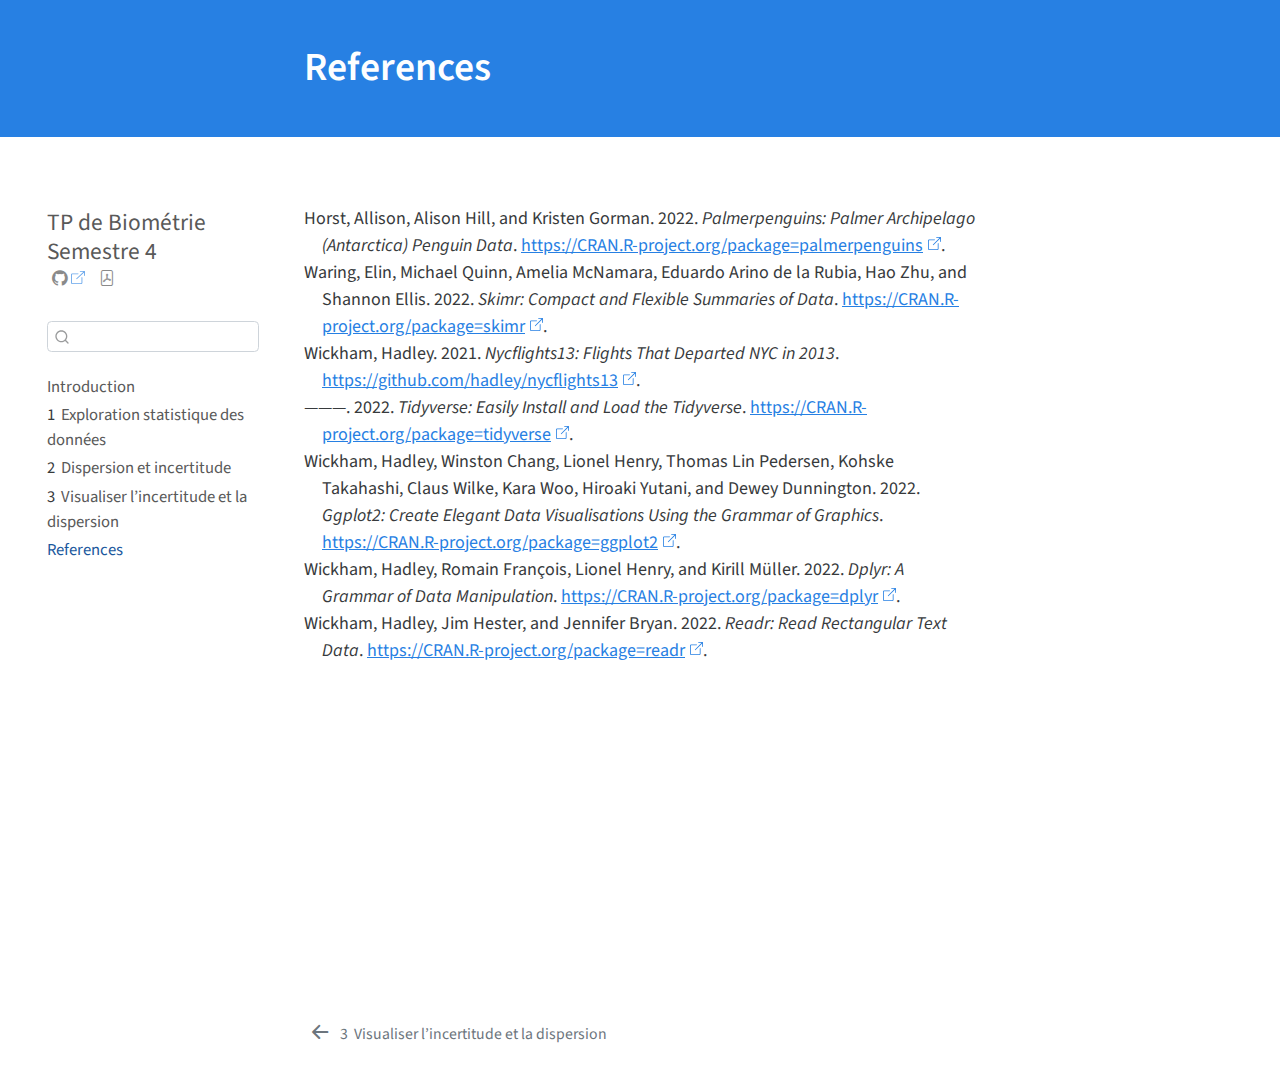
<file: references.html>
<!DOCTYPE html>
<html xmlns="http://www.w3.org/1999/xhtml" lang="fr" xml:lang="fr"><head>

<meta charset="utf-8">
<meta name="generator" content="quarto-1.0.38">

<meta name="viewport" content="width=device-width, initial-scale=1.0, user-scalable=yes">


<title>TP de Biométrie Semestre 4 - References</title>
<style>
code{white-space: pre-wrap;}
span.smallcaps{font-variant: small-caps;}
span.underline{text-decoration: underline;}
div.column{display: inline-block; vertical-align: top; width: 50%;}
div.hanging-indent{margin-left: 1.5em; text-indent: -1.5em;}
ul.task-list{list-style: none;}
div.csl-bib-body { }
div.csl-entry {
  clear: both;
}
.hanging div.csl-entry {
  margin-left:2em;
  text-indent:-2em;
}
div.csl-left-margin {
  min-width:2em;
  float:left;
}
div.csl-right-inline {
  margin-left:2em;
  padding-left:1em;
}
div.csl-indent {
  margin-left: 2em;
}
</style>


<script src="site_libs/quarto-nav/quarto-nav.js"></script>
<script src="site_libs/quarto-nav/headroom.min.js"></script>
<script src="site_libs/clipboard/clipboard.min.js"></script>
<script src="site_libs/quarto-search/autocomplete.umd.js"></script>
<script src="site_libs/quarto-search/fuse.min.js"></script>
<script src="site_libs/quarto-search/quarto-search.js"></script>
<meta name="quarto:offset" content="./">
<link href="./03-graphiques.html" rel="prev">
<script src="site_libs/quarto-html/quarto.js"></script>
<script src="site_libs/quarto-html/popper.min.js"></script>
<script src="site_libs/quarto-html/tippy.umd.min.js"></script>
<script src="site_libs/quarto-html/anchor.min.js"></script>
<link href="site_libs/quarto-html/tippy.css" rel="stylesheet">
<link href="site_libs/quarto-html/quarto-syntax-highlighting.css" rel="stylesheet" id="quarto-text-highlighting-styles">
<script src="site_libs/bootstrap/bootstrap.min.js"></script>
<link href="site_libs/bootstrap/bootstrap-icons.css" rel="stylesheet">
<link href="site_libs/bootstrap/bootstrap.min.css" rel="stylesheet" id="quarto-bootstrap" data-mode="light">
<script id="quarto-search-options" type="application/json">{
  "location": "sidebar",
  "copy-button": false,
  "collapse-after": 3,
  "panel-placement": "start",
  "type": "textbox",
  "limit": 20,
  "language": {
    "search-no-results-text": "Pas de résultats",
    "search-matching-documents-text": "documents trouvés",
    "search-copy-link-title": "Copier le lien vers la recherche",
    "search-hide-matches-text": "Cacher les correspondances additionnelles",
    "search-more-match-text": "correspondance de plus dans ce document",
    "search-more-matches-text": "correspondances de plus dans ce document",
    "search-clear-button-title": "Effacer",
    "search-detached-cancel-button-title": "Annuler",
    "search-submit-button-title": "Envoyer"
  }
}</script>
<style>html{ scroll-behavior: smooth; }</style>


</head>

<body class="nav-sidebar floating">

<div id="quarto-search-results"></div>
  <header id="quarto-header" class="headroom fixed-top">
  <nav class="quarto-secondary-nav" data-bs-toggle="collapse" data-bs-target="#quarto-sidebar" aria-controls="quarto-sidebar" aria-expanded="false" aria-label="Toggle sidebar navigation" onclick="if (window.quartoToggleHeadroom) { window.quartoToggleHeadroom(); }">
    <div class="container-fluid d-flex justify-content-between">
      <h1 class="quarto-secondary-nav-title">References</h1>
      <button type="button" class="quarto-btn-toggle btn" aria-label="Show secondary navigation">
        <i class="bi bi-chevron-right"></i>
      </button>
    </div>
  </nav>
</header>
<!-- content -->
<header id="title-block-header" class="quarto-title-block default page-columns page-full">
  <div class="quarto-title-banner page-columns page-full">
    <div class="quarto-title column-body">
      <h1 class="title d-none d-lg-block">References</h1>
                      </div>
  </div>
    
  
  <div class="quarto-title-meta">

      
      
    </div>
    
  
  </header><div id="quarto-content" class="quarto-container page-columns page-rows-contents page-layout-article">
<!-- sidebar -->
  <nav id="quarto-sidebar" class="sidebar collapse sidebar-navigation floating overflow-auto">
    <div class="pt-lg-2 mt-2 text-left sidebar-header">
    <div class="sidebar-title mb-0 py-0">
      <a href="./">TP de Biométrie<br> Semestre 4<br></a> 
        <div class="sidebar-tools-main">
    <a href="https://github.com/besibo/BiometrieS4" title="Source Code" class="sidebar-tool px-1"><i class="bi bi-github"></i></a>
    <a href="./TP-de-Biométrie-br--Semestre-4-br-.pdf" title="Download PDF" class="sidebar-tool px-1"><i class="bi bi-file-pdf"></i></a>
</div>
    </div>
      </div>
      <div class="mt-2 flex-shrink-0 align-items-center">
        <div class="sidebar-search">
        <div id="quarto-search" class="" title="Search"></div>
        </div>
      </div>
    <div class="sidebar-menu-container"> 
    <ul class="list-unstyled mt-1">
        <li class="sidebar-item">
  <div class="sidebar-item-container"> 
  <a href="./index.html" class="sidebar-item-text sidebar-link">Introduction</a>
  </div>
</li>
        <li class="sidebar-item">
  <div class="sidebar-item-container"> 
  <a href="./01-dispersion.html" class="sidebar-item-text sidebar-link"><span class="chapter-number">1</span>&nbsp; <span class="chapter-title">Exploration statistique des données</span></a>
  </div>
</li>
        <li class="sidebar-item">
  <div class="sidebar-item-container"> 
  <a href="./02-incertitude.html" class="sidebar-item-text sidebar-link"><span class="chapter-number">2</span>&nbsp; <span class="chapter-title">Dispersion et incertitude</span></a>
  </div>
</li>
        <li class="sidebar-item">
  <div class="sidebar-item-container"> 
  <a href="./03-graphiques.html" class="sidebar-item-text sidebar-link"><span class="chapter-number">3</span>&nbsp; <span class="chapter-title">Visualiser l’incertitude et la dispersion</span></a>
  </div>
</li>
        <li class="sidebar-item">
  <div class="sidebar-item-container"> 
  <a href="./references.html" class="sidebar-item-text sidebar-link active">References</a>
  </div>
</li>
    </ul>
    </div>
</nav>
<!-- margin-sidebar -->
    <div id="quarto-margin-sidebar" class="sidebar margin-sidebar">
        
    </div>
<!-- main -->
<main class="content quarto-banner-title-block" id="quarto-document-content">




<div id="refs" class="references csl-bib-body hanging-indent" role="doc-bibliography">
<div id="ref-R-palmerpenguins" class="csl-entry" role="doc-biblioentry">
Horst, Allison, Alison Hill, and Kristen Gorman. 2022.
<em>Palmerpenguins: Palmer Archipelago (Antarctica) Penguin Data</em>.
<a href="https://CRAN.R-project.org/package=palmerpenguins">https://CRAN.R-project.org/package=palmerpenguins</a>.
</div>
<div id="ref-R-skimr" class="csl-entry" role="doc-biblioentry">
Waring, Elin, Michael Quinn, Amelia McNamara, Eduardo Arino de la Rubia,
Hao Zhu, and Shannon Ellis. 2022. <em>Skimr: Compact and Flexible
Summaries of Data</em>. <a href="https://CRAN.R-project.org/package=skimr">https://CRAN.R-project.org/package=skimr</a>.
</div>
<div id="ref-R-nycflights13" class="csl-entry" role="doc-biblioentry">
Wickham, Hadley. 2021. <em>Nycflights13: Flights That Departed NYC in
2013</em>. <a href="https://github.com/hadley/nycflights13">https://github.com/hadley/nycflights13</a>.
</div>
<div id="ref-R-tidyverse" class="csl-entry" role="doc-biblioentry">
———. 2022. <em>Tidyverse: Easily Install and Load the Tidyverse</em>. <a href="https://CRAN.R-project.org/package=tidyverse">https://CRAN.R-project.org/package=tidyverse</a>.
</div>
<div id="ref-R-ggplot2" class="csl-entry" role="doc-biblioentry">
Wickham, Hadley, Winston Chang, Lionel Henry, Thomas Lin Pedersen,
Kohske Takahashi, Claus Wilke, Kara Woo, Hiroaki Yutani, and Dewey
Dunnington. 2022. <em>Ggplot2: Create Elegant Data Visualisations Using
the Grammar of Graphics</em>. <a href="https://CRAN.R-project.org/package=ggplot2">https://CRAN.R-project.org/package=ggplot2</a>.
</div>
<div id="ref-R-dplyr" class="csl-entry" role="doc-biblioentry">
Wickham, Hadley, Romain François, Lionel Henry, and Kirill Müller. 2022.
<em>Dplyr: A Grammar of Data Manipulation</em>. <a href="https://CRAN.R-project.org/package=dplyr">https://CRAN.R-project.org/package=dplyr</a>.
</div>
<div id="ref-R-readr" class="csl-entry" role="doc-biblioentry">
Wickham, Hadley, Jim Hester, and Jennifer Bryan. 2022. <em>Readr: Read
Rectangular Text Data</em>. <a href="https://CRAN.R-project.org/package=readr">https://CRAN.R-project.org/package=readr</a>.
</div>
</div>



</main> <!-- /main -->
<script id="quarto-html-after-body" type="application/javascript">
window.document.addEventListener("DOMContentLoaded", function (event) {
  const toggleBodyColorMode = (bsSheetEl) => {
    const mode = bsSheetEl.getAttribute("data-mode");
    const bodyEl = window.document.querySelector("body");
    if (mode === "dark") {
      bodyEl.classList.add("quarto-dark");
      bodyEl.classList.remove("quarto-light");
    } else {
      bodyEl.classList.add("quarto-light");
      bodyEl.classList.remove("quarto-dark");
    }
  }
  const toggleBodyColorPrimary = () => {
    const bsSheetEl = window.document.querySelector("link#quarto-bootstrap");
    if (bsSheetEl) {
      toggleBodyColorMode(bsSheetEl);
    }
  }
  toggleBodyColorPrimary();  
  const icon = "";
  const anchorJS = new window.AnchorJS();
  anchorJS.options = {
    placement: 'right',
    icon: icon
  };
  anchorJS.add('.anchored');
  const clipboard = new window.ClipboardJS('.code-copy-button', {
    target: function(trigger) {
      return trigger.previousElementSibling;
    }
  });
  clipboard.on('success', function(e) {
    // button target
    const button = e.trigger;
    // don't keep focus
    button.blur();
    // flash "checked"
    button.classList.add('code-copy-button-checked');
    var currentTitle = button.getAttribute("title");
    button.setAttribute("title", "Copié");
    setTimeout(function() {
      button.setAttribute("title", currentTitle);
      button.classList.remove('code-copy-button-checked');
    }, 1000);
    // clear code selection
    e.clearSelection();
  });
  function tippyHover(el, contentFn) {
    const config = {
      allowHTML: true,
      content: contentFn,
      maxWidth: 500,
      delay: 100,
      arrow: false,
      appendTo: function(el) {
          return el.parentElement;
      },
      interactive: true,
      interactiveBorder: 10,
      theme: 'quarto',
      placement: 'bottom-start'
    };
    window.tippy(el, config); 
  }
  const noterefs = window.document.querySelectorAll('a[role="doc-noteref"]');
  for (var i=0; i<noterefs.length; i++) {
    const ref = noterefs[i];
    tippyHover(ref, function() {
      let href = ref.getAttribute('href');
      try { href = new URL(href).hash; } catch {}
      const id = href.replace(/^#\/?/, "");
      const note = window.document.getElementById(id);
      return note.innerHTML;
    });
  }
  var bibliorefs = window.document.querySelectorAll('a[role="doc-biblioref"]');
  for (var i=0; i<bibliorefs.length; i++) {
    const ref = bibliorefs[i];
    const cites = ref.parentNode.getAttribute('data-cites').split(' ');
    tippyHover(ref, function() {
      var popup = window.document.createElement('div');
      cites.forEach(function(cite) {
        var citeDiv = window.document.createElement('div');
        citeDiv.classList.add('hanging-indent');
        citeDiv.classList.add('csl-entry');
        var biblioDiv = window.document.getElementById('ref-' + cite);
        if (biblioDiv) {
          citeDiv.innerHTML = biblioDiv.innerHTML;
        }
        popup.appendChild(citeDiv);
      });
      return popup.innerHTML;
    });
  }
    var localhostRegex = new RegExp(/^(?:http|https):\/\/localhost\:?[0-9]*\//);
      var filterRegex = new RegExp('/' + window.location.host + '/');
    var isInternal = (href) => {
        return filterRegex.test(href) || localhostRegex.test(href);
    }
    // Inspect non-navigation links and adorn them if external
    var links = window.document.querySelectorAll('a:not(.nav-link):not(.navbar-brand):not(.toc-action):not(.sidebar-link):not(.sidebar-item-toggle):not(.pagination-link):not(.no-external)');
    for (var i=0; i<links.length; i++) {
      const link = links[i];
      if (!isInternal(link.href)) {
          // target, if specified
          link.setAttribute("target", "_blank");
          // default icon
          link.classList.add("external");
      }
    }
});
</script>
<nav class="page-navigation">
  <div class="nav-page nav-page-previous">
      <a href="./03-graphiques.html" class="pagination-link">
        <i class="bi bi-arrow-left-short"></i> <span class="nav-page-text"><span class="chapter-number">3</span>&nbsp; <span class="chapter-title">Visualiser l’incertitude et la dispersion</span></span>
      </a>          
  </div>
  <div class="nav-page nav-page-next">
  </div>
</nav>
</div> <!-- /content -->



<script src="site_libs/quarto-html/zenscroll-min.js"></script>
</body></html>
</file>
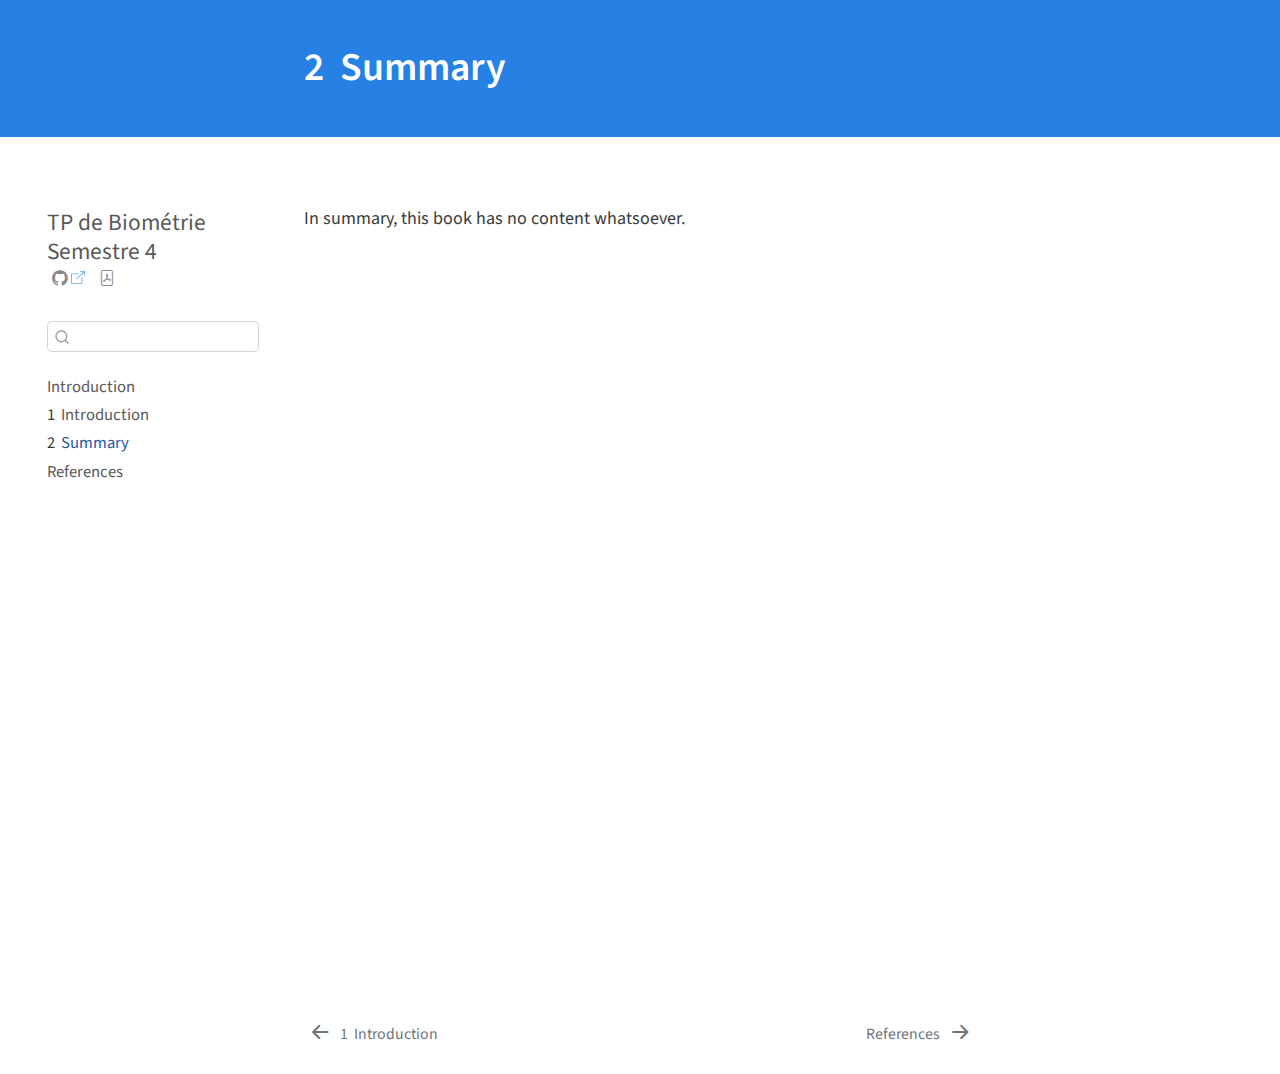
<file: summary.html>
<!DOCTYPE html>
<html xmlns="http://www.w3.org/1999/xhtml" lang="fr" xml:lang="fr"><head>

<meta charset="utf-8">
<meta name="generator" content="quarto-1.2.269">

<meta name="viewport" content="width=device-width, initial-scale=1.0, user-scalable=yes">


<title>TP de Biométrie Semestre 4 - 2&nbsp; Summary</title>
<style>
code{white-space: pre-wrap;}
span.smallcaps{font-variant: small-caps;}
div.columns{display: flex; gap: min(4vw, 1.5em);}
div.column{flex: auto; overflow-x: auto;}
div.hanging-indent{margin-left: 1.5em; text-indent: -1.5em;}
ul.task-list{list-style: none;}
ul.task-list li input[type="checkbox"] {
  width: 0.8em;
  margin: 0 0.8em 0.2em -1.6em;
  vertical-align: middle;
}
</style>


<script src="site_libs/quarto-nav/quarto-nav.js"></script>
<script src="site_libs/quarto-nav/headroom.min.js"></script>
<script src="site_libs/clipboard/clipboard.min.js"></script>
<script src="site_libs/quarto-search/autocomplete.umd.js"></script>
<script src="site_libs/quarto-search/fuse.min.js"></script>
<script src="site_libs/quarto-search/quarto-search.js"></script>
<meta name="quarto:offset" content="./">
<link href="./references.html" rel="next">
<link href="./intro.html" rel="prev">
<script src="site_libs/quarto-html/quarto.js"></script>
<script src="site_libs/quarto-html/popper.min.js"></script>
<script src="site_libs/quarto-html/tippy.umd.min.js"></script>
<script src="site_libs/quarto-html/anchor.min.js"></script>
<link href="site_libs/quarto-html/tippy.css" rel="stylesheet">
<link href="site_libs/quarto-html/quarto-syntax-highlighting.css" rel="stylesheet" id="quarto-text-highlighting-styles">
<script src="site_libs/bootstrap/bootstrap.min.js"></script>
<link href="site_libs/bootstrap/bootstrap-icons.css" rel="stylesheet">
<link href="site_libs/bootstrap/bootstrap.min.css" rel="stylesheet" id="quarto-bootstrap" data-mode="light">
<script id="quarto-search-options" type="application/json">{
  "location": "sidebar",
  "copy-button": false,
  "collapse-after": 3,
  "panel-placement": "start",
  "type": "textbox",
  "limit": 20,
  "language": {
    "search-no-results-text": "Pas de résultats",
    "search-matching-documents-text": "documents trouvés",
    "search-copy-link-title": "Copier le lien vers la recherche",
    "search-hide-matches-text": "Cacher les correspondances additionnelles",
    "search-more-match-text": "correspondance de plus dans ce document",
    "search-more-matches-text": "correspondances de plus dans ce document",
    "search-clear-button-title": "Effacer",
    "search-detached-cancel-button-title": "Annuler",
    "search-submit-button-title": "Envoyer"
  }
}</script>
<style>html{ scroll-behavior: smooth; }</style>


</head>

<body class="nav-sidebar floating">

<div id="quarto-search-results"></div>
  <header id="quarto-header" class="headroom fixed-top">
  <nav class="quarto-secondary-nav" data-bs-toggle="collapse" data-bs-target="#quarto-sidebar" aria-controls="quarto-sidebar" aria-expanded="false" aria-label="Toggle sidebar navigation" onclick="if (window.quartoToggleHeadroom) { window.quartoToggleHeadroom(); }">
    <div class="container-fluid d-flex justify-content-between">
      <h1 class="quarto-secondary-nav-title"><span class="chapter-number">2</span>&nbsp; <span class="chapter-title">Summary</span></h1>
      <button type="button" class="quarto-btn-toggle btn" aria-label="Show secondary navigation">
        <i class="bi bi-chevron-right"></i>
      </button>
    </div>
  </nav>
</header>
<!-- content -->
<header id="title-block-header" class="quarto-title-block default page-columns page-full">
  <div class="quarto-title-banner page-columns page-full">
    <div class="quarto-title column-body">
      <h1 class="title d-none d-lg-block"><span class="chapter-number">2</span>&nbsp; <span class="chapter-title">Summary</span></h1>
                      </div>
  </div>
    
  
  <div class="quarto-title-meta">

      
    
      
    </div>
    
  
  </header><div id="quarto-content" class="quarto-container page-columns page-rows-contents page-layout-article">
<!-- sidebar -->
  <nav id="quarto-sidebar" class="sidebar collapse sidebar-navigation floating overflow-auto">
    <div class="pt-lg-2 mt-2 text-left sidebar-header">
    <div class="sidebar-title mb-0 py-0">
      <a href="./">TP de Biométrie<br> Semestre 4<br></a> 
        <div class="sidebar-tools-main">
    <a href="https://github.com/besibo/BiometrieS4" title="Source Code" class="sidebar-tool px-1"><i class="bi bi-github"></i></a>
    <a href="./TP-de-Biométrie-br--Semestre-4-br-.pdf" title="Download PDF" class="sidebar-tool px-1"><i class="bi bi-file-pdf"></i></a>
</div>
    </div>
      </div>
      <div class="mt-2 flex-shrink-0 align-items-center">
        <div class="sidebar-search">
        <div id="quarto-search" class="" title="Search"></div>
        </div>
      </div>
    <div class="sidebar-menu-container"> 
    <ul class="list-unstyled mt-1">
        <li class="sidebar-item">
  <div class="sidebar-item-container"> 
  <a href="./index.html" class="sidebar-item-text sidebar-link">Introduction</a>
  </div>
</li>
        <li class="sidebar-item">
  <div class="sidebar-item-container"> 
  <a href="./intro.html" class="sidebar-item-text sidebar-link"><span class="chapter-number">1</span>&nbsp; <span class="chapter-title">Introduction</span></a>
  </div>
</li>
        <li class="sidebar-item">
  <div class="sidebar-item-container"> 
  <a href="./summary.html" class="sidebar-item-text sidebar-link active"><span class="chapter-number">2</span>&nbsp; <span class="chapter-title">Summary</span></a>
  </div>
</li>
        <li class="sidebar-item">
  <div class="sidebar-item-container"> 
  <a href="./references.html" class="sidebar-item-text sidebar-link">References</a>
  </div>
</li>
    </ul>
    </div>
</nav>
<!-- margin-sidebar -->
    <div id="quarto-margin-sidebar" class="sidebar margin-sidebar">
        
    </div>
<!-- main -->
<main class="content quarto-banner-title-block" id="quarto-document-content">




<p>In summary, this book has no content whatsoever.</p>



</main> <!-- /main -->
<script id="quarto-html-after-body" type="application/javascript">
window.document.addEventListener("DOMContentLoaded", function (event) {
  const toggleBodyColorMode = (bsSheetEl) => {
    const mode = bsSheetEl.getAttribute("data-mode");
    const bodyEl = window.document.querySelector("body");
    if (mode === "dark") {
      bodyEl.classList.add("quarto-dark");
      bodyEl.classList.remove("quarto-light");
    } else {
      bodyEl.classList.add("quarto-light");
      bodyEl.classList.remove("quarto-dark");
    }
  }
  const toggleBodyColorPrimary = () => {
    const bsSheetEl = window.document.querySelector("link#quarto-bootstrap");
    if (bsSheetEl) {
      toggleBodyColorMode(bsSheetEl);
    }
  }
  toggleBodyColorPrimary();  
  const icon = "";
  const anchorJS = new window.AnchorJS();
  anchorJS.options = {
    placement: 'right',
    icon: icon
  };
  anchorJS.add('.anchored');
  const clipboard = new window.ClipboardJS('.code-copy-button', {
    target: function(trigger) {
      return trigger.previousElementSibling;
    }
  });
  clipboard.on('success', function(e) {
    // button target
    const button = e.trigger;
    // don't keep focus
    button.blur();
    // flash "checked"
    button.classList.add('code-copy-button-checked');
    var currentTitle = button.getAttribute("title");
    button.setAttribute("title", "Copié");
    let tooltip;
    if (window.bootstrap) {
      button.setAttribute("data-bs-toggle", "tooltip");
      button.setAttribute("data-bs-placement", "left");
      button.setAttribute("data-bs-title", "Copié");
      tooltip = new bootstrap.Tooltip(button, 
        { trigger: "manual", 
          customClass: "code-copy-button-tooltip",
          offset: [0, -8]});
      tooltip.show();    
    }
    setTimeout(function() {
      if (tooltip) {
        tooltip.hide();
        button.removeAttribute("data-bs-title");
        button.removeAttribute("data-bs-toggle");
        button.removeAttribute("data-bs-placement");
      }
      button.setAttribute("title", currentTitle);
      button.classList.remove('code-copy-button-checked');
    }, 1000);
    // clear code selection
    e.clearSelection();
  });
  function tippyHover(el, contentFn) {
    const config = {
      allowHTML: true,
      content: contentFn,
      maxWidth: 500,
      delay: 100,
      arrow: false,
      appendTo: function(el) {
          return el.parentElement;
      },
      interactive: true,
      interactiveBorder: 10,
      theme: 'quarto',
      placement: 'bottom-start'
    };
    window.tippy(el, config); 
  }
  const noterefs = window.document.querySelectorAll('a[role="doc-noteref"]');
  for (var i=0; i<noterefs.length; i++) {
    const ref = noterefs[i];
    tippyHover(ref, function() {
      // use id or data attribute instead here
      let href = ref.getAttribute('data-footnote-href') || ref.getAttribute('href');
      try { href = new URL(href).hash; } catch {}
      const id = href.replace(/^#\/?/, "");
      const note = window.document.getElementById(id);
      return note.innerHTML;
    });
  }
  const findCites = (el) => {
    const parentEl = el.parentElement;
    if (parentEl) {
      const cites = parentEl.dataset.cites;
      if (cites) {
        return {
          el,
          cites: cites.split(' ')
        };
      } else {
        return findCites(el.parentElement)
      }
    } else {
      return undefined;
    }
  };
  var bibliorefs = window.document.querySelectorAll('a[role="doc-biblioref"]');
  for (var i=0; i<bibliorefs.length; i++) {
    const ref = bibliorefs[i];
    const citeInfo = findCites(ref);
    if (citeInfo) {
      tippyHover(citeInfo.el, function() {
        var popup = window.document.createElement('div');
        citeInfo.cites.forEach(function(cite) {
          var citeDiv = window.document.createElement('div');
          citeDiv.classList.add('hanging-indent');
          citeDiv.classList.add('csl-entry');
          var biblioDiv = window.document.getElementById('ref-' + cite);
          if (biblioDiv) {
            citeDiv.innerHTML = biblioDiv.innerHTML;
          }
          popup.appendChild(citeDiv);
        });
        return popup.innerHTML;
      });
    }
  }
    var localhostRegex = new RegExp(/^(?:http|https):\/\/localhost\:?[0-9]*\//);
      var filterRegex = new RegExp('/' + window.location.host + '/');
    var isInternal = (href) => {
        return filterRegex.test(href) || localhostRegex.test(href);
    }
    // Inspect non-navigation links and adorn them if external
    var links = window.document.querySelectorAll('a:not(.nav-link):not(.navbar-brand):not(.toc-action):not(.sidebar-link):not(.sidebar-item-toggle):not(.pagination-link):not(.no-external):not([aria-hidden]):not(.dropdown-item)');
    for (var i=0; i<links.length; i++) {
      const link = links[i];
      if (!isInternal(link.href)) {
          // target, if specified
          link.setAttribute("target", "_blank");
          // default icon
          link.classList.add("external");
      }
    }
});
</script>
<nav class="page-navigation">
  <div class="nav-page nav-page-previous">
      <a href="./intro.html" class="pagination-link">
        <i class="bi bi-arrow-left-short"></i> <span class="nav-page-text"><span class="chapter-number">1</span>&nbsp; <span class="chapter-title">Introduction</span></span>
      </a>          
  </div>
  <div class="nav-page nav-page-next">
      <a href="./references.html" class="pagination-link">
        <span class="nav-page-text">References</span> <i class="bi bi-arrow-right-short"></i>
      </a>
  </div>
</nav>
</div> <!-- /content -->



<script src="site_libs/quarto-html/zenscroll-min.js"></script>
</body></html>
</file>
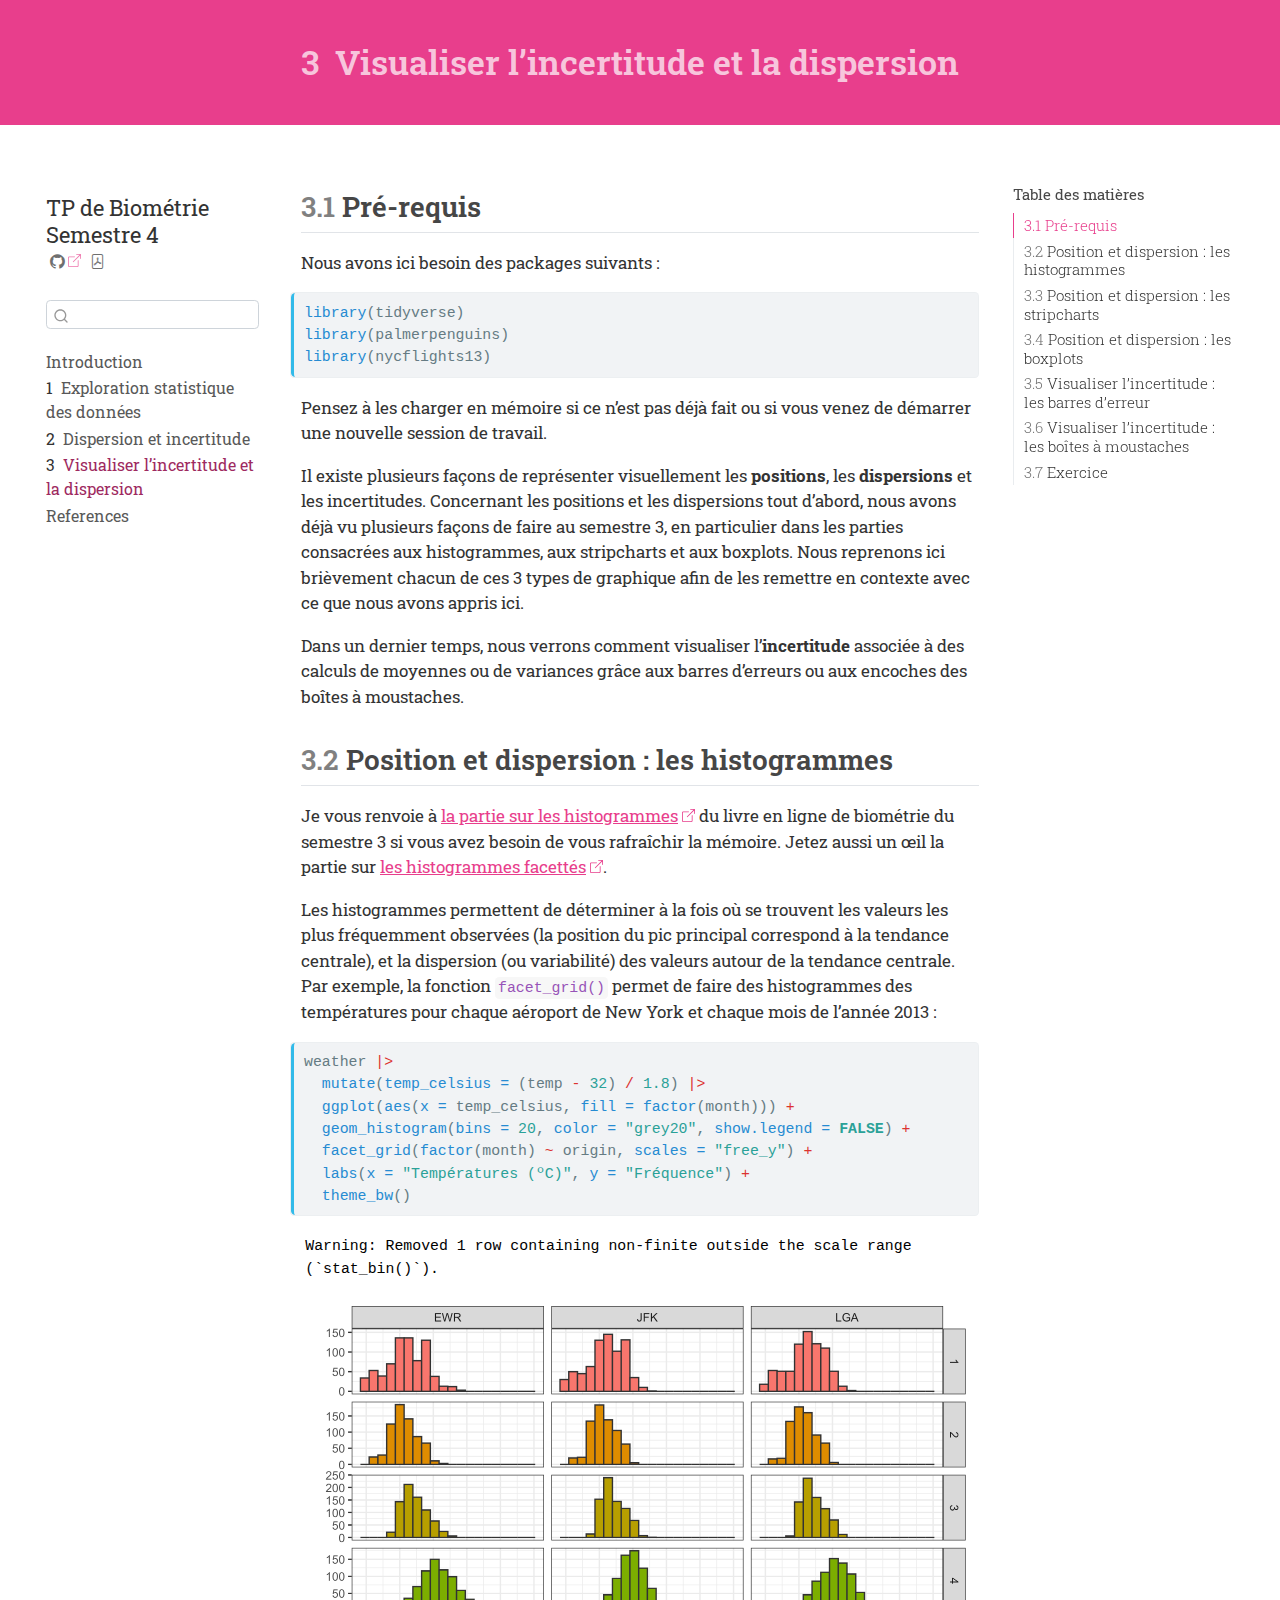
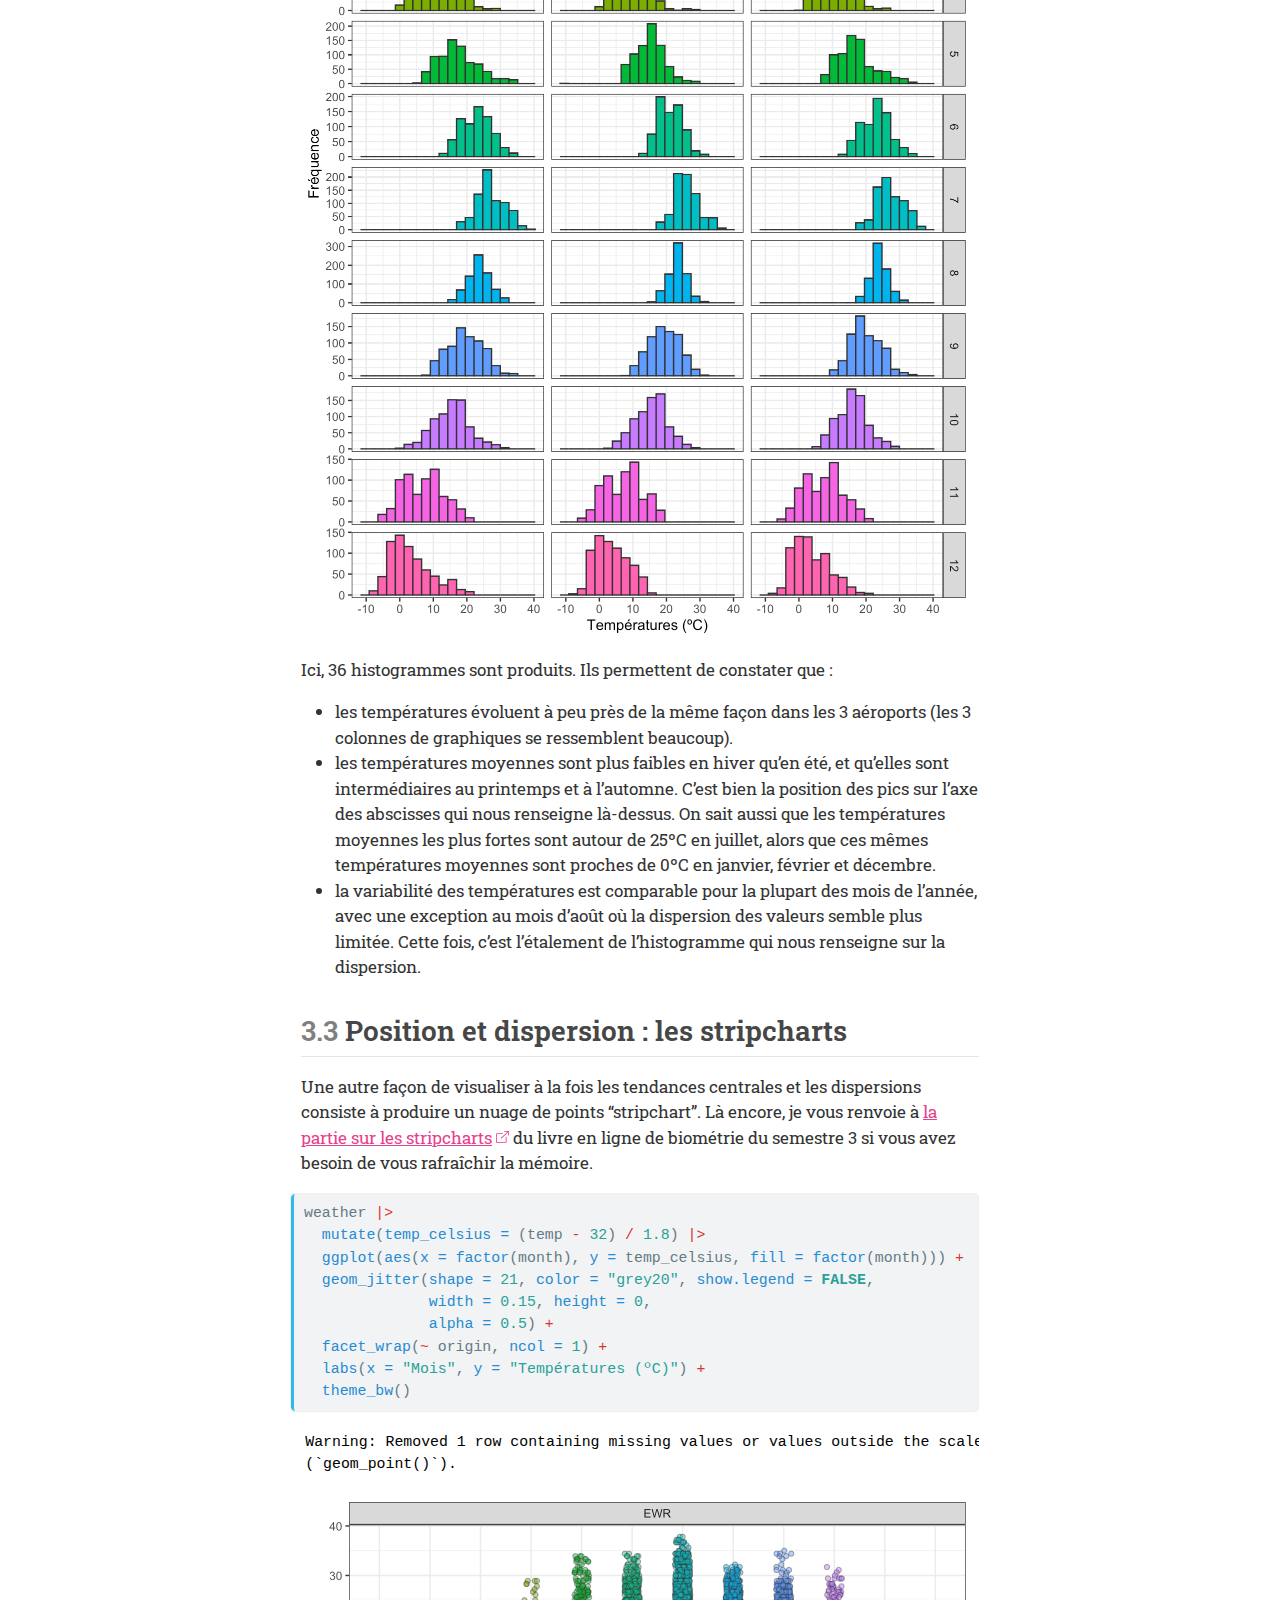
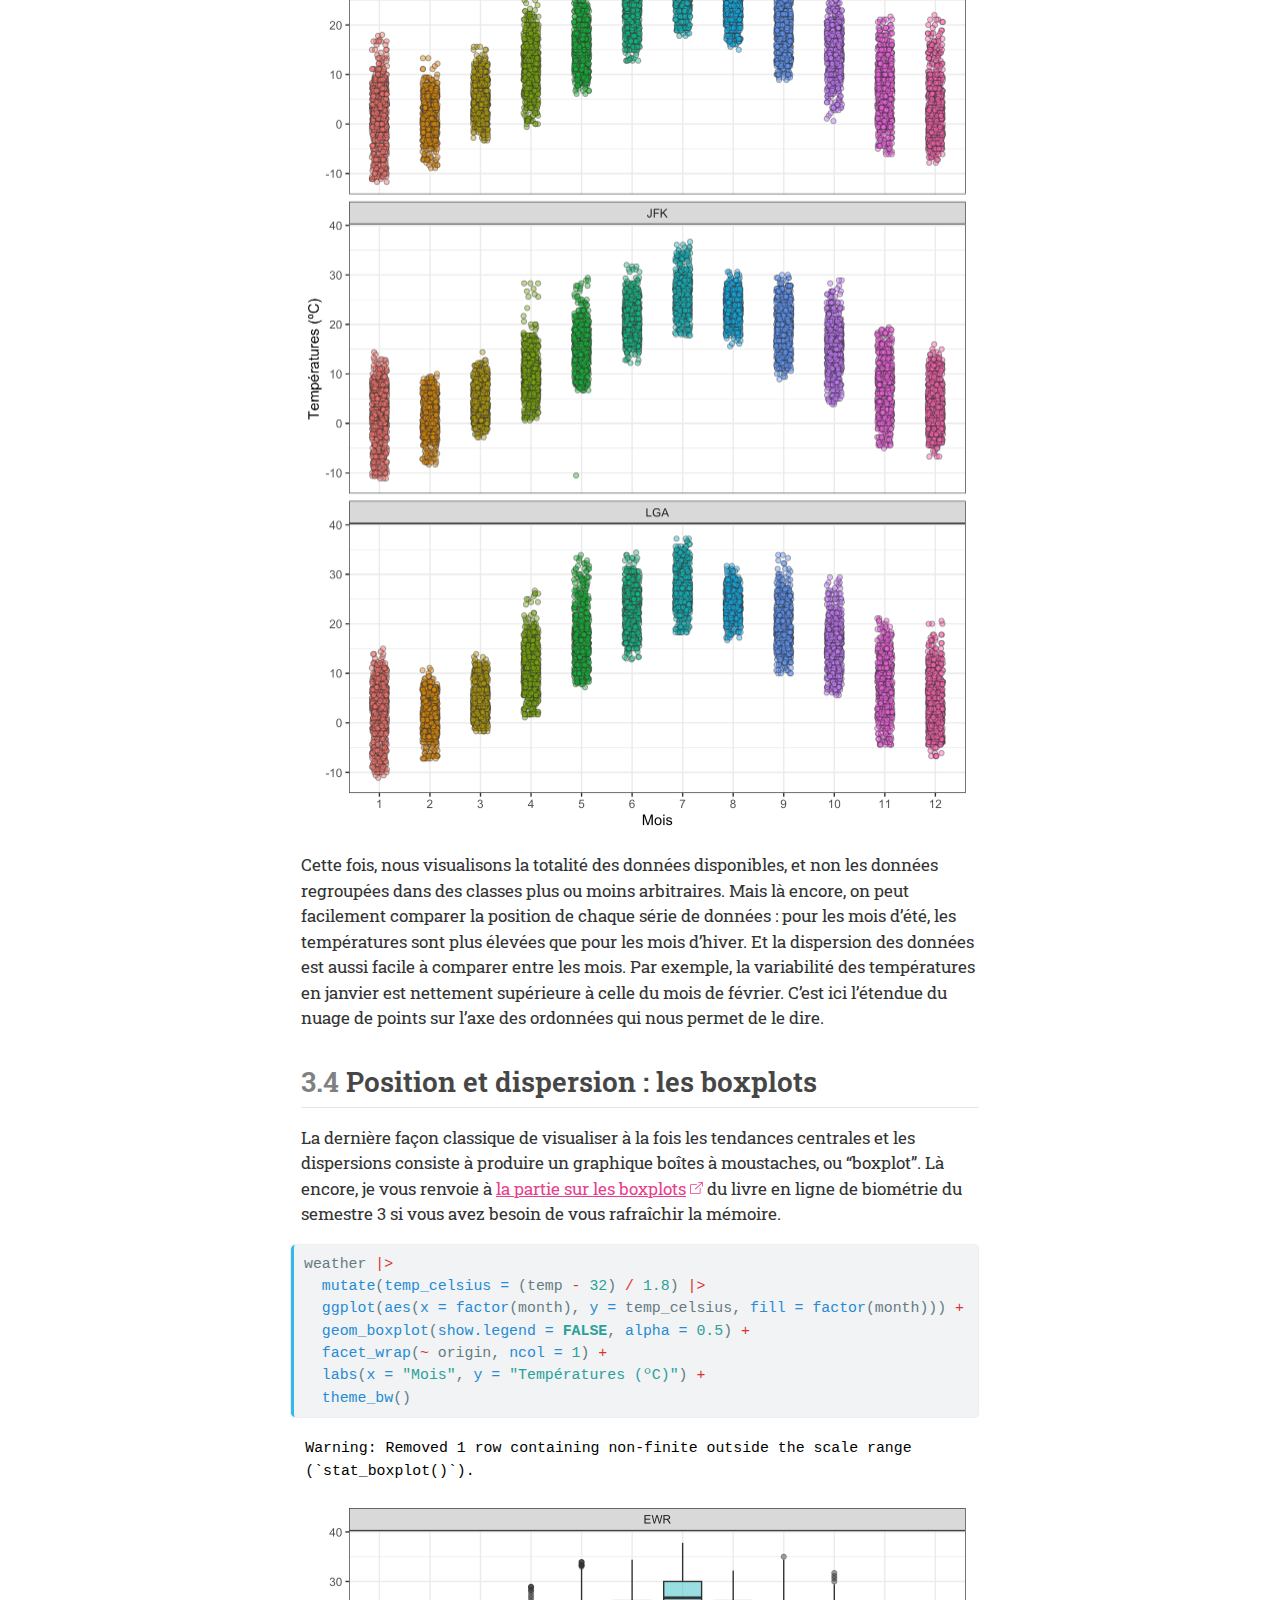
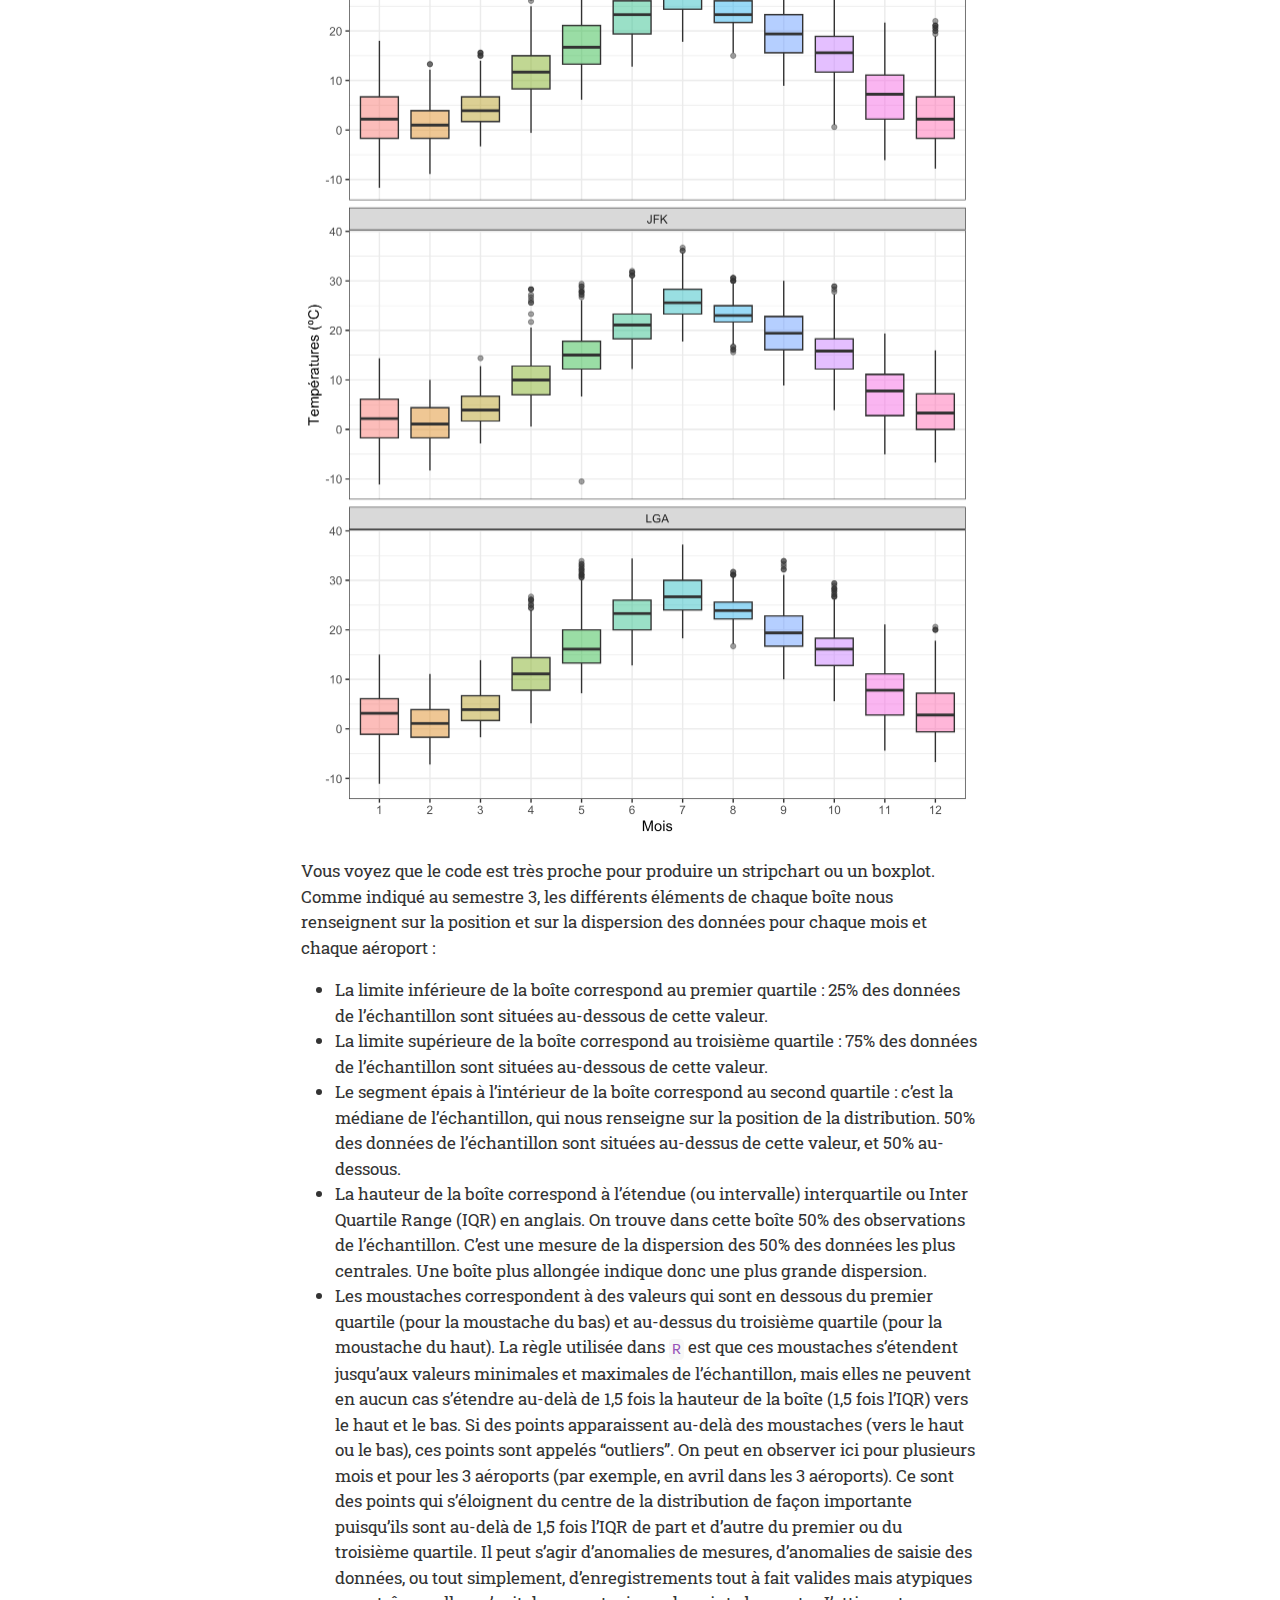
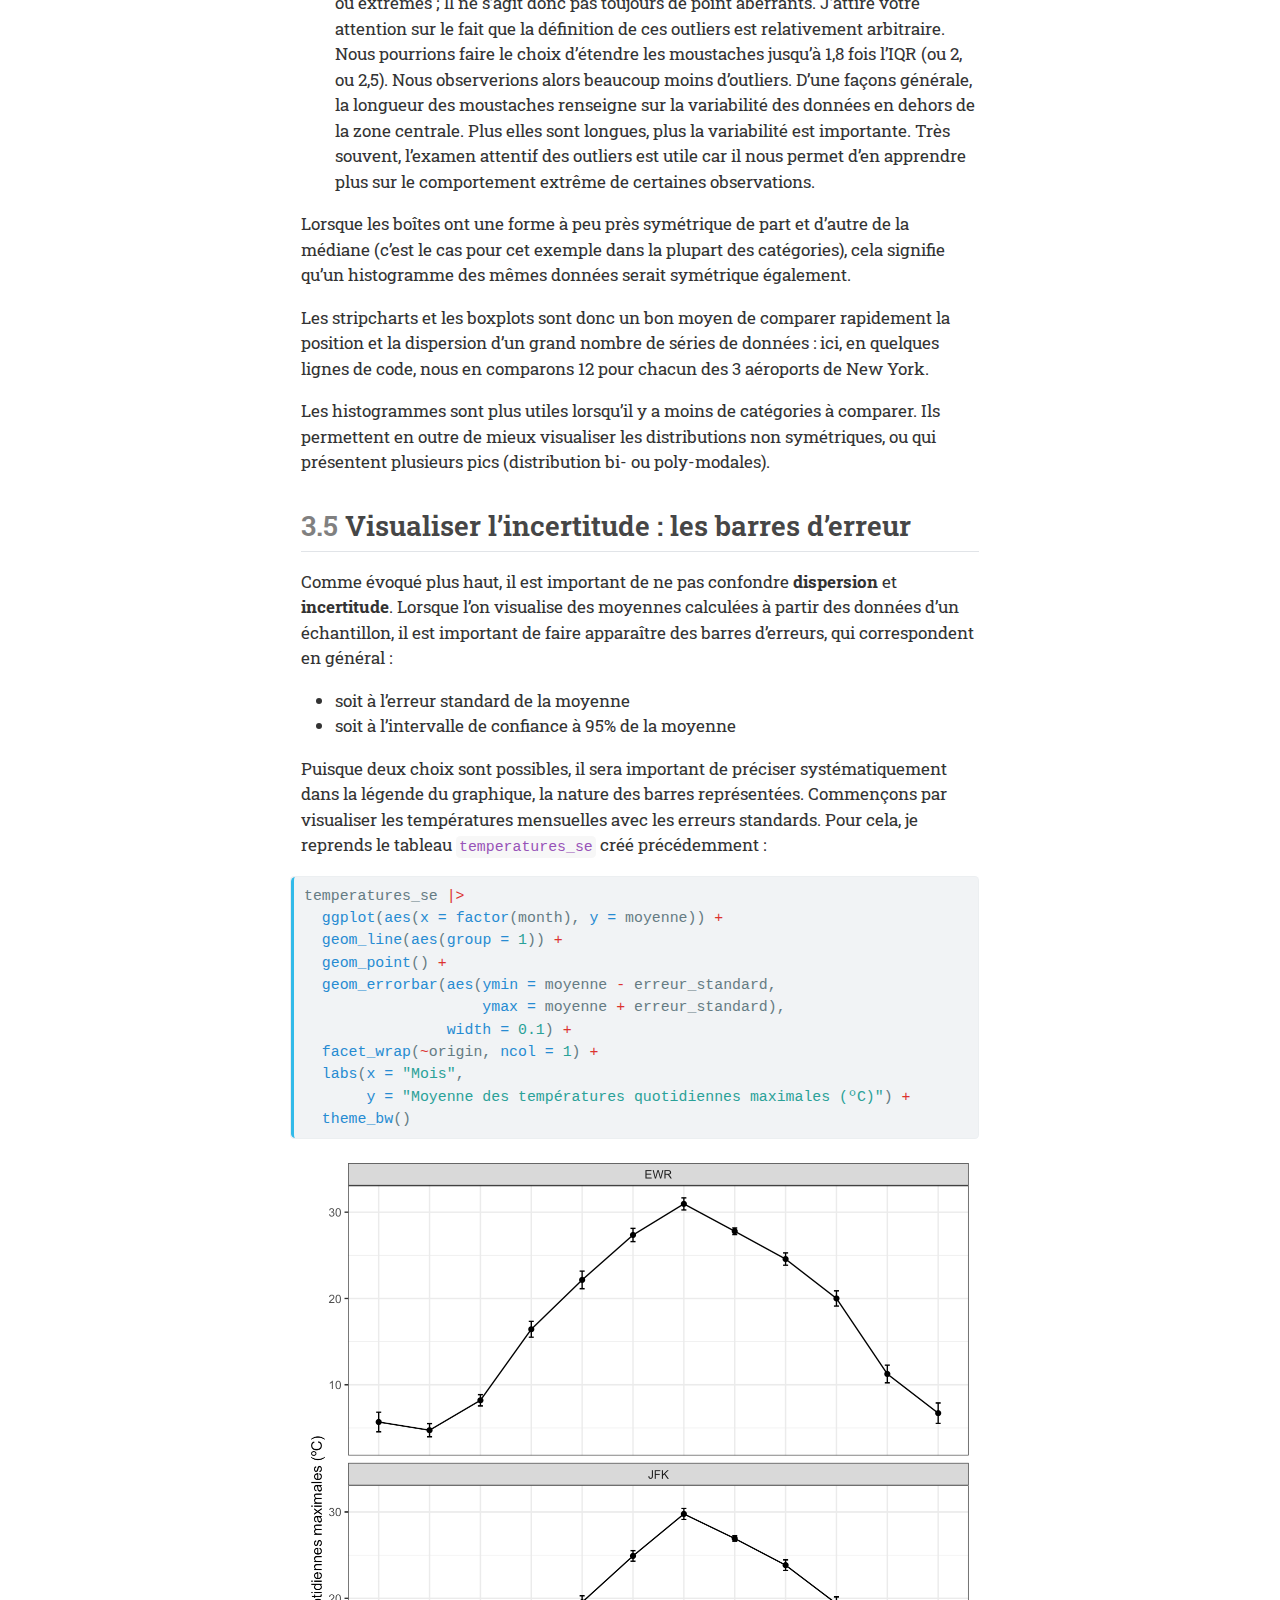
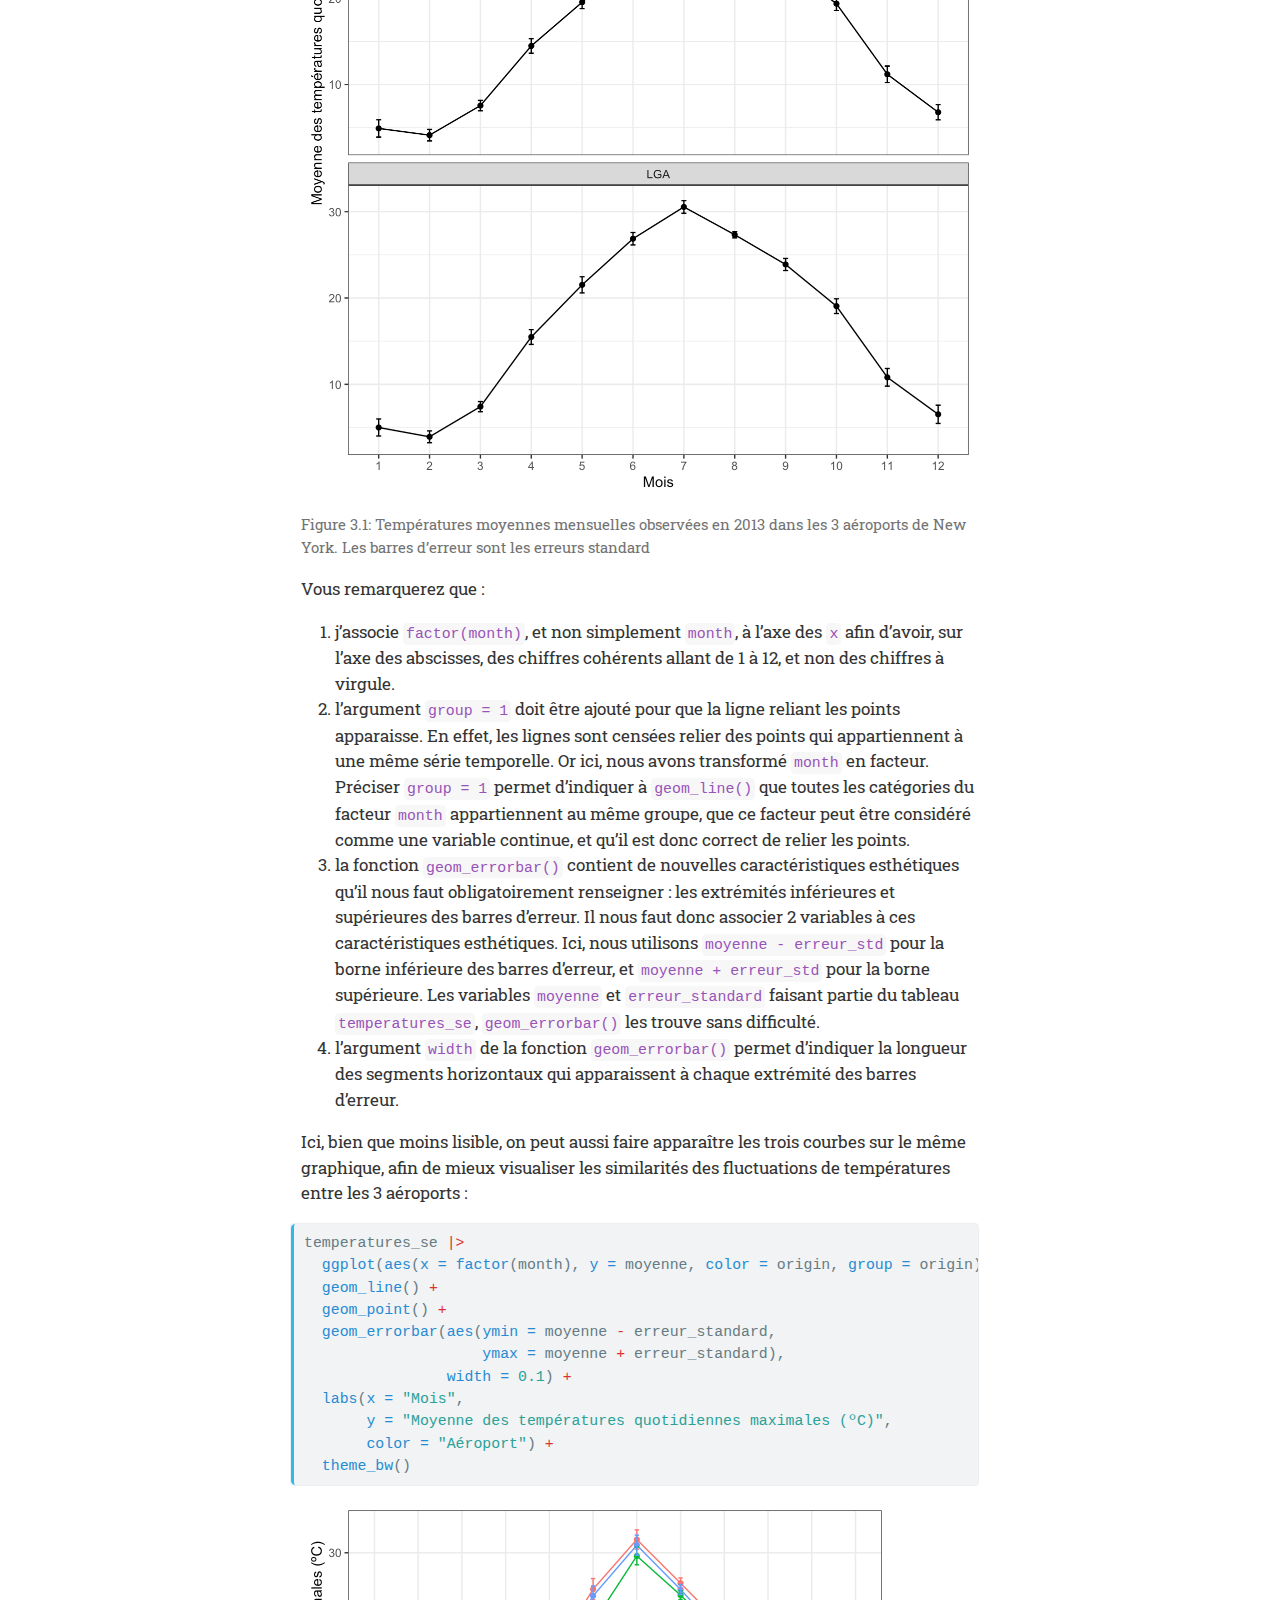
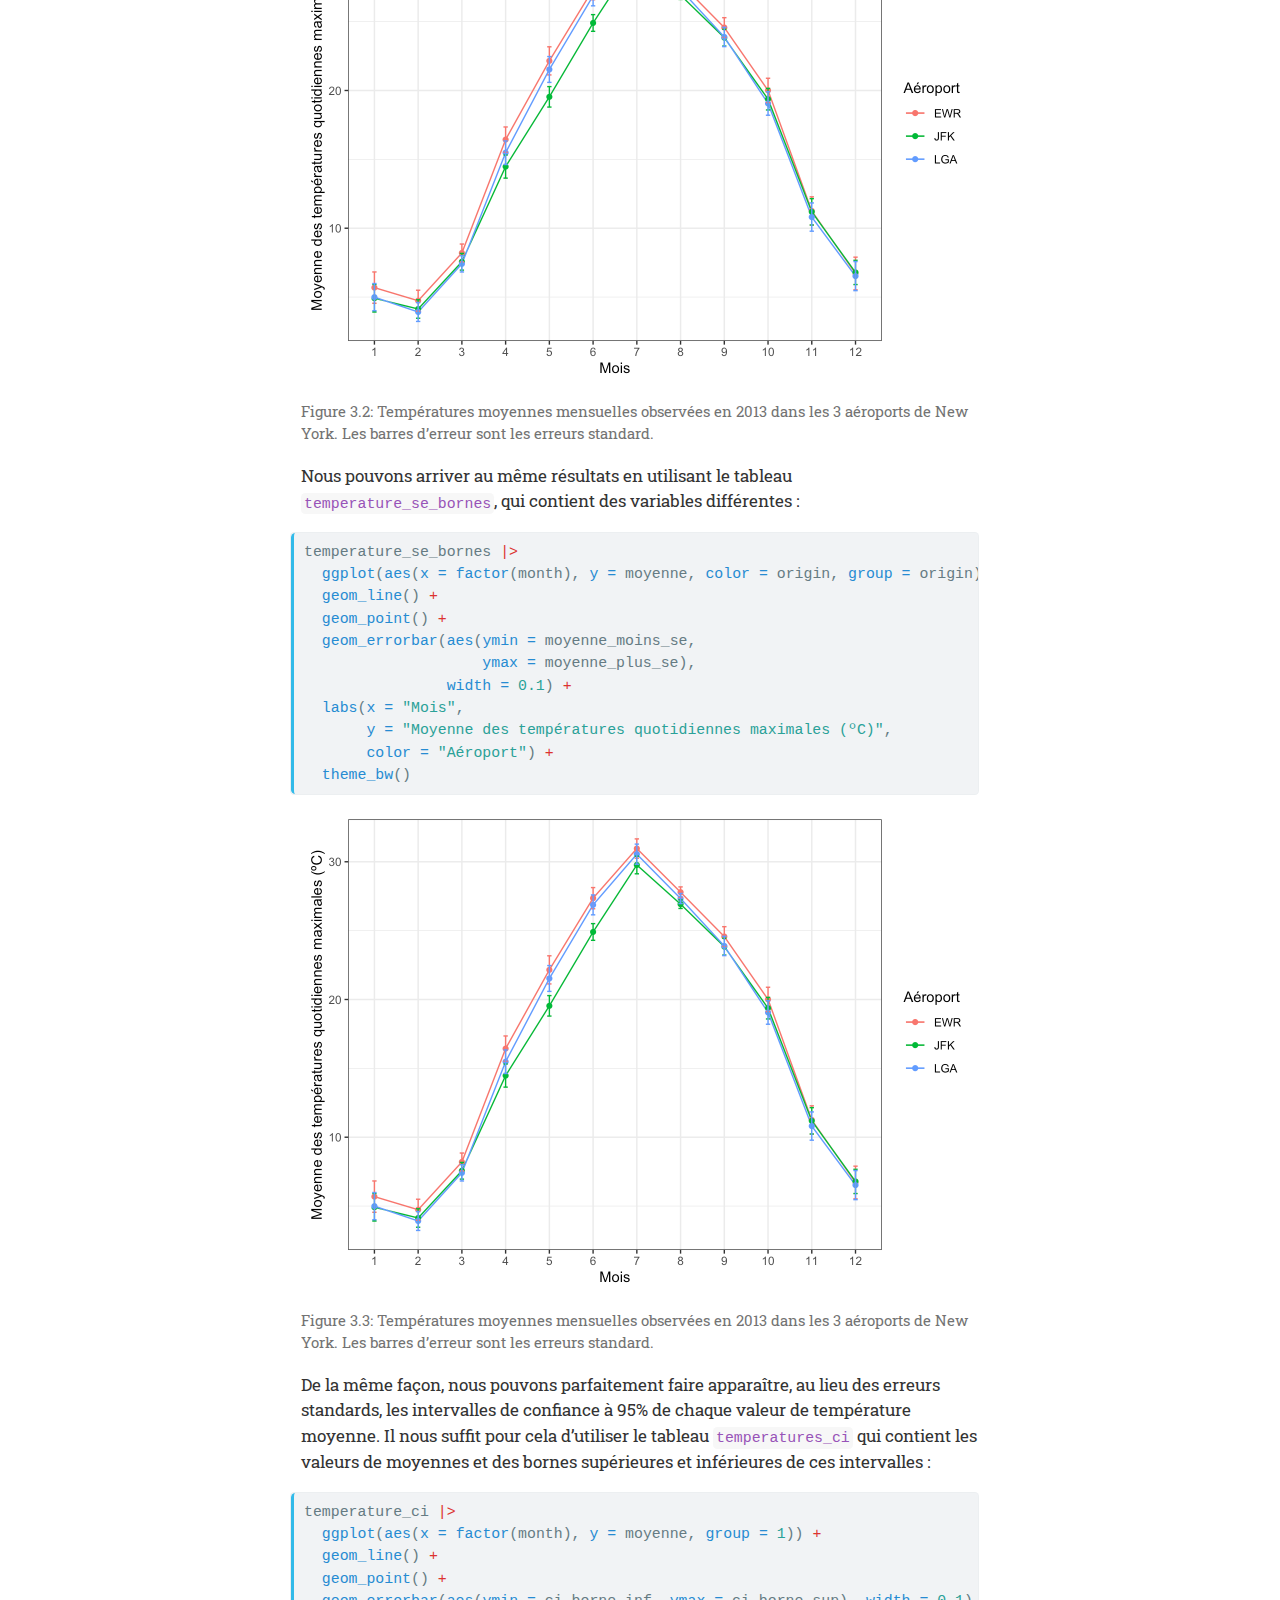
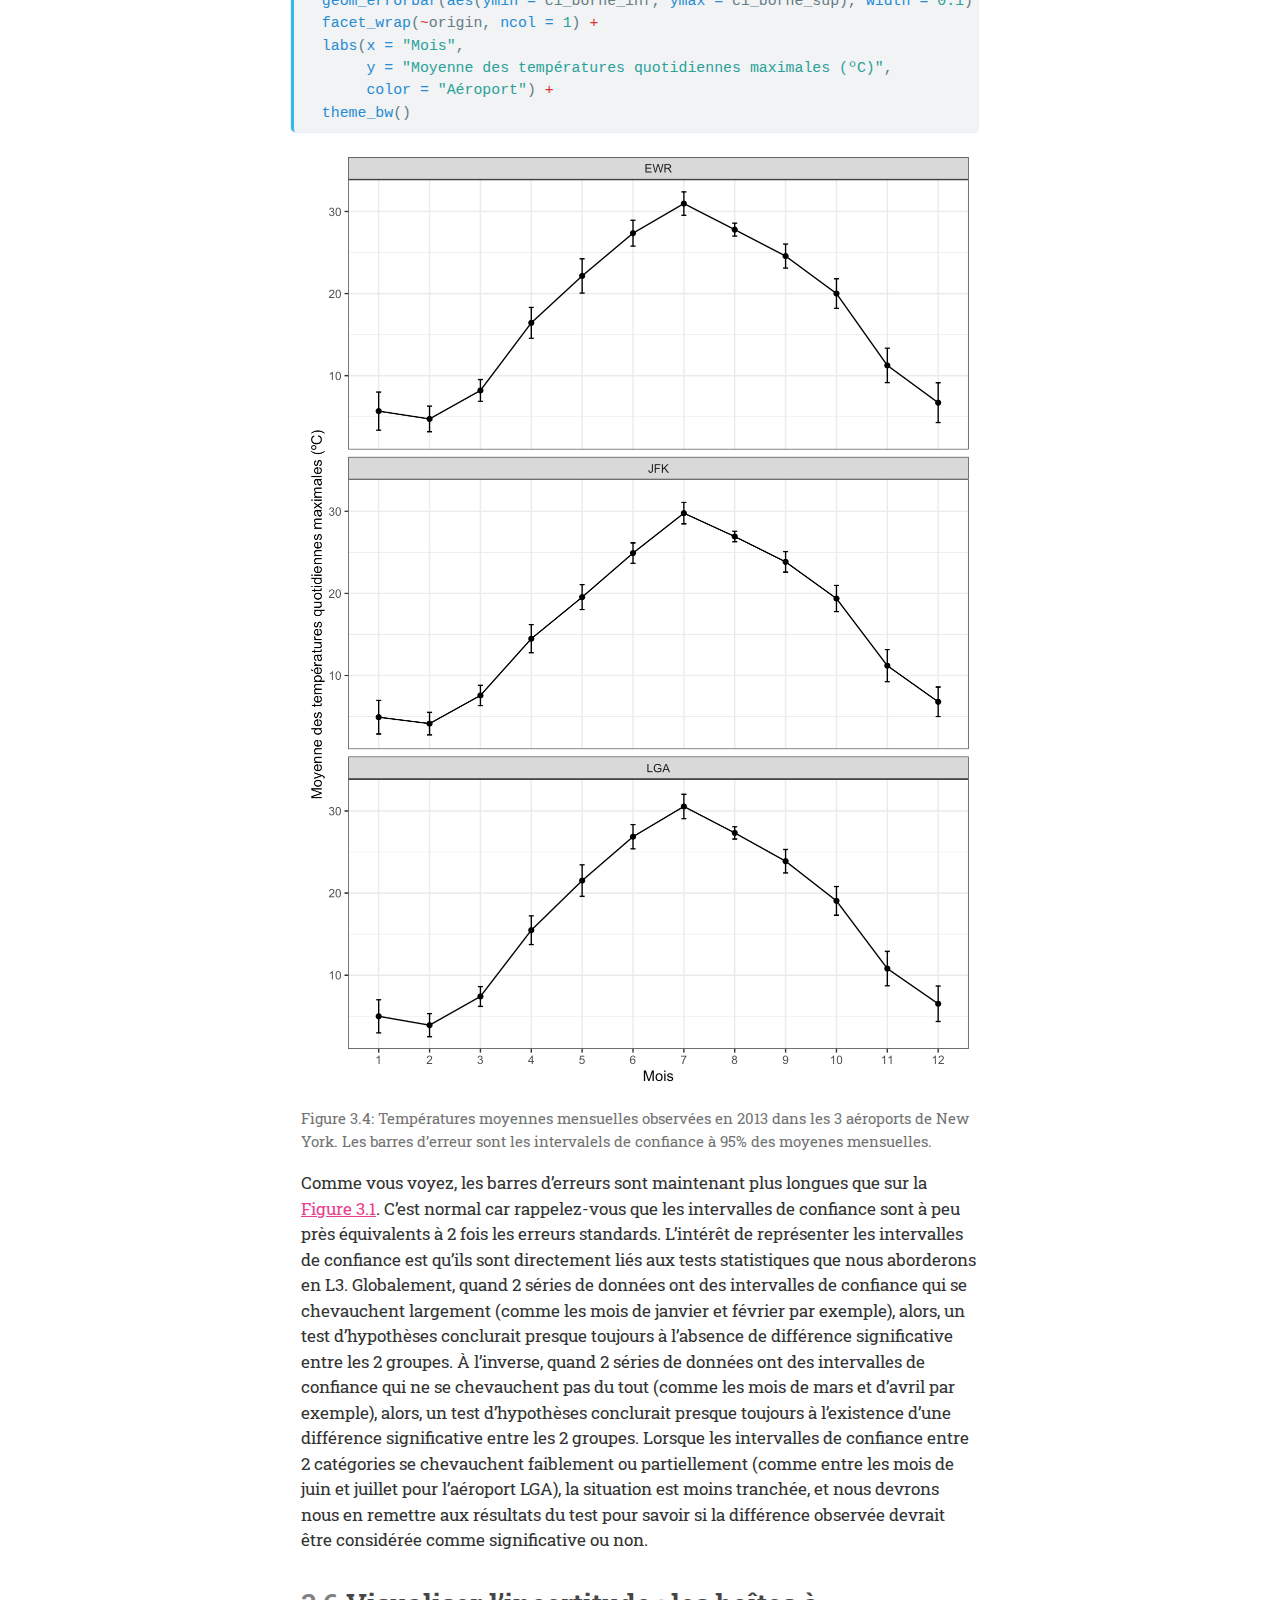
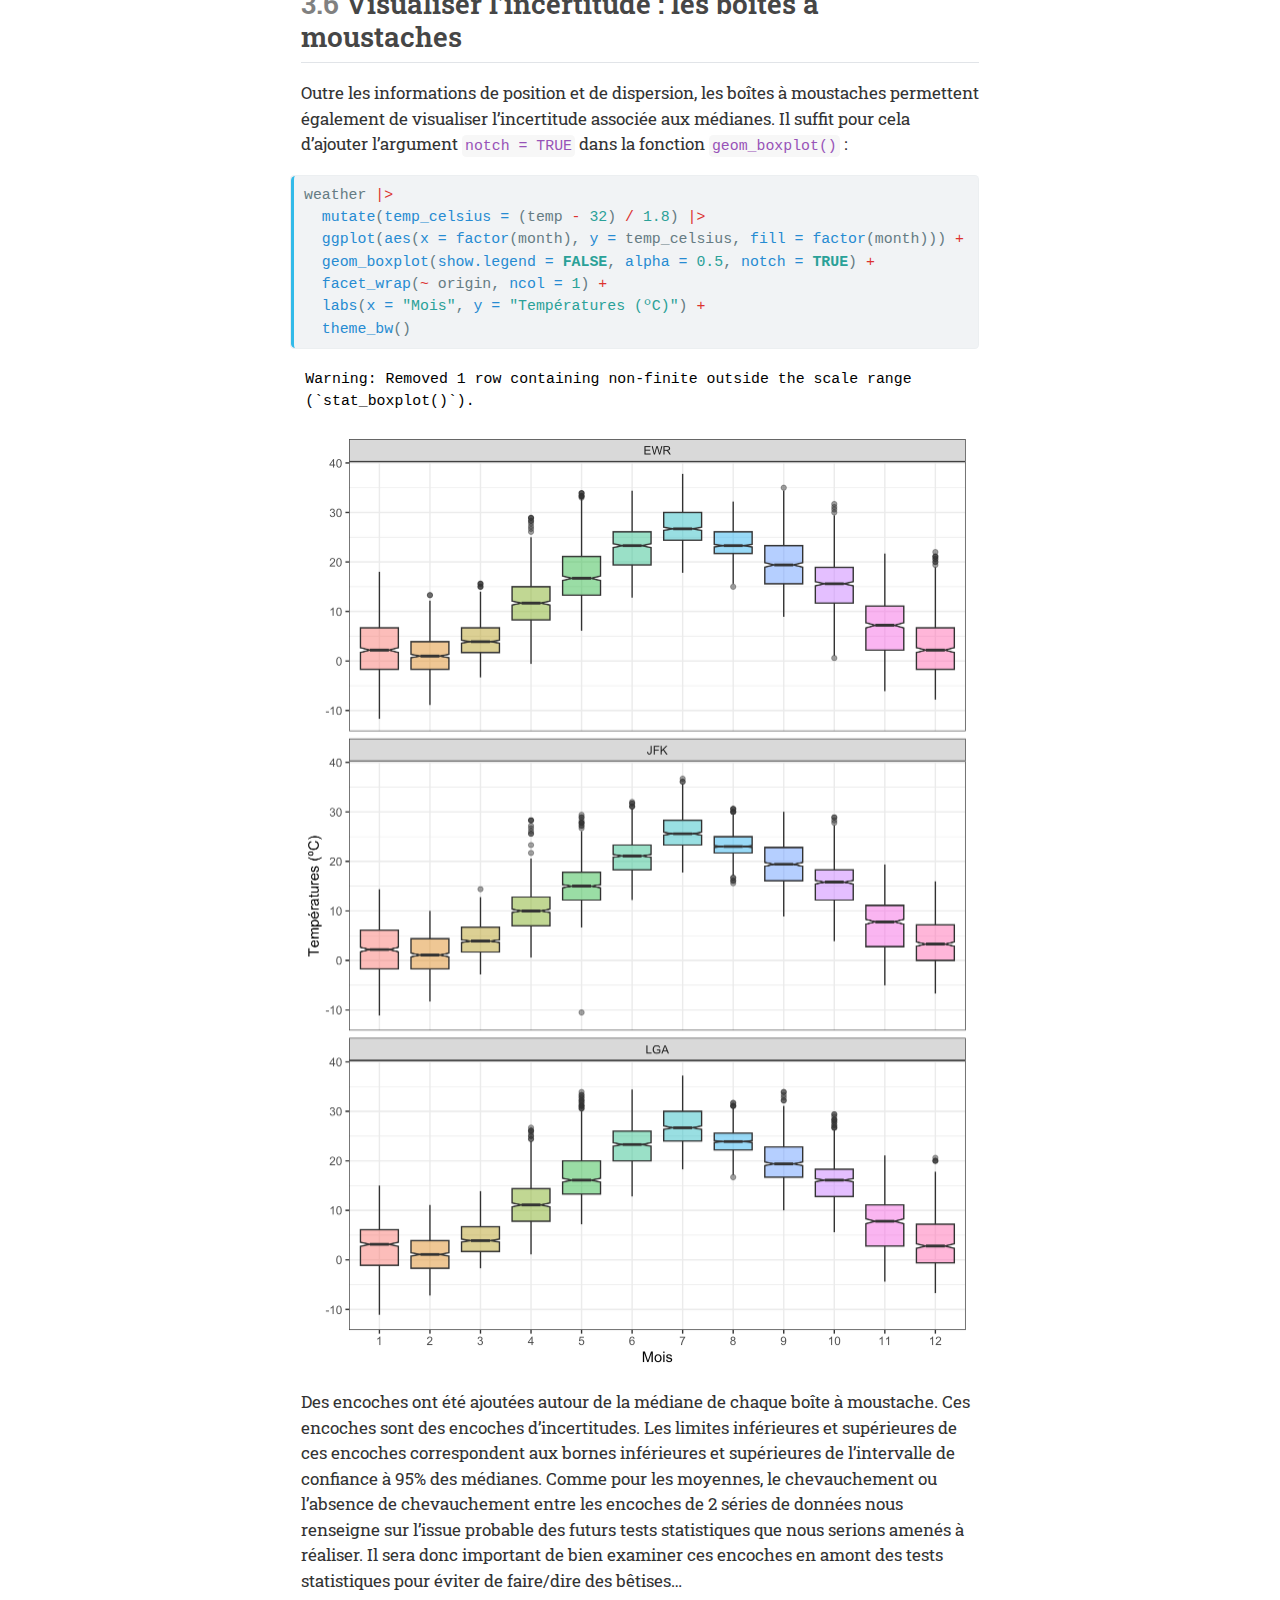
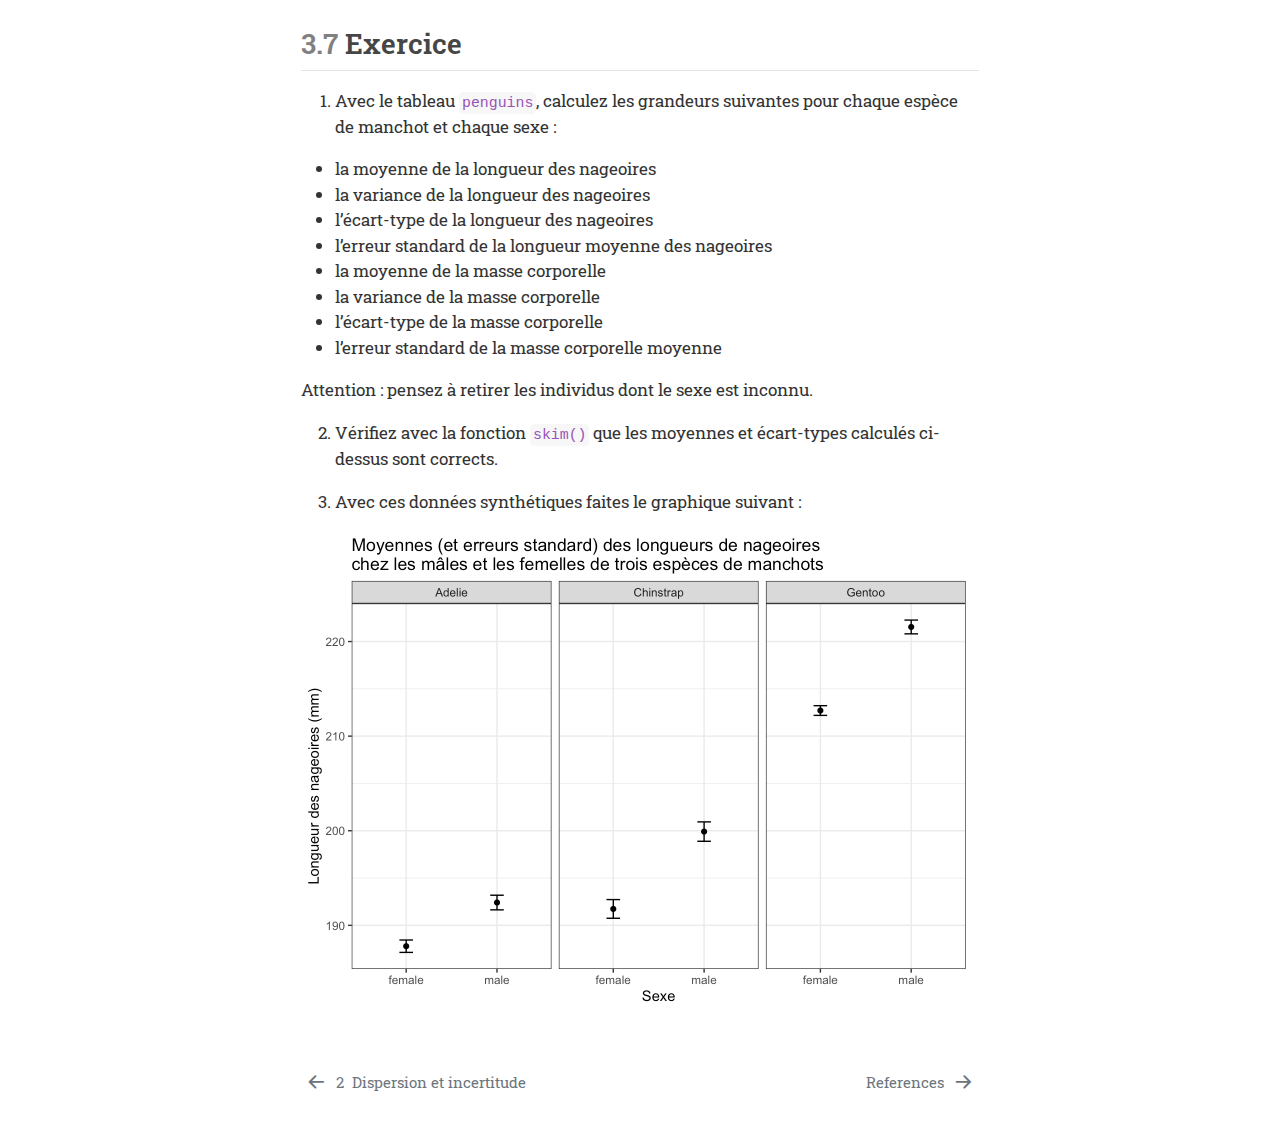
<file: docs/03-graphiques.html>
<!DOCTYPE html>
<html xmlns="http://www.w3.org/1999/xhtml" lang="fr" xml:lang="fr"><head>

<meta charset="utf-8">
<meta name="generator" content="quarto-1.3.433">

<meta name="viewport" content="width=device-width, initial-scale=1.0, user-scalable=yes">


<title>TP de Biométrie Semestre 4 - 3&nbsp; Visualiser l’incertitude et la dispersion</title>
<style>
code{white-space: pre-wrap;}
span.smallcaps{font-variant: small-caps;}
div.columns{display: flex; gap: min(4vw, 1.5em);}
div.column{flex: auto; overflow-x: auto;}
div.hanging-indent{margin-left: 1.5em; text-indent: -1.5em;}
ul.task-list{list-style: none;}
ul.task-list li input[type="checkbox"] {
  width: 0.8em;
  margin: 0 0.8em 0.2em -1em; /* quarto-specific, see https://github.com/quarto-dev/quarto-cli/issues/4556 */ 
  vertical-align: middle;
}
/* CSS for syntax highlighting */
pre > code.sourceCode { white-space: pre; position: relative; }
pre > code.sourceCode > span { display: inline-block; line-height: 1.25; }
pre > code.sourceCode > span:empty { height: 1.2em; }
.sourceCode { overflow: visible; }
code.sourceCode > span { color: inherit; text-decoration: inherit; }
div.sourceCode { margin: 1em 0; }
pre.sourceCode { margin: 0; }
@media screen {
div.sourceCode { overflow: auto; }
}
@media print {
pre > code.sourceCode { white-space: pre-wrap; }
pre > code.sourceCode > span { text-indent: -5em; padding-left: 5em; }
}
pre.numberSource code
  { counter-reset: source-line 0; }
pre.numberSource code > span
  { position: relative; left: -4em; counter-increment: source-line; }
pre.numberSource code > span > a:first-child::before
  { content: counter(source-line);
    position: relative; left: -1em; text-align: right; vertical-align: baseline;
    border: none; display: inline-block;
    -webkit-touch-callout: none; -webkit-user-select: none;
    -khtml-user-select: none; -moz-user-select: none;
    -ms-user-select: none; user-select: none;
    padding: 0 4px; width: 4em;
  }
pre.numberSource { margin-left: 3em;  padding-left: 4px; }
div.sourceCode
  {   }
@media screen {
pre > code.sourceCode > span > a:first-child::before { text-decoration: underline; }
}
</style>


<script src="site_libs/quarto-nav/quarto-nav.js"></script>
<script src="site_libs/quarto-nav/headroom.min.js"></script>
<script src="site_libs/clipboard/clipboard.min.js"></script>
<script src="site_libs/quarto-search/autocomplete.umd.js"></script>
<script src="site_libs/quarto-search/fuse.min.js"></script>
<script src="site_libs/quarto-search/quarto-search.js"></script>
<meta name="quarto:offset" content="./">
<link href="./references.html" rel="next">
<link href="./02-incertitude.html" rel="prev">
<script src="site_libs/quarto-html/quarto.js"></script>
<script src="site_libs/quarto-html/popper.min.js"></script>
<script src="site_libs/quarto-html/tippy.umd.min.js"></script>
<script src="site_libs/quarto-html/anchor.min.js"></script>
<link href="site_libs/quarto-html/tippy.css" rel="stylesheet">
<link href="site_libs/quarto-html/quarto-syntax-highlighting.css" rel="stylesheet" id="quarto-text-highlighting-styles">
<script src="site_libs/bootstrap/bootstrap.min.js"></script>
<link href="site_libs/bootstrap/bootstrap-icons.css" rel="stylesheet">
<link href="site_libs/bootstrap/bootstrap.min.css" rel="stylesheet" id="quarto-bootstrap" data-mode="light">
<script id="quarto-search-options" type="application/json">{
  "location": "sidebar",
  "copy-button": false,
  "collapse-after": 3,
  "panel-placement": "start",
  "type": "textbox",
  "limit": 20,
  "language": {
    "search-no-results-text": "Pas de résultats",
    "search-matching-documents-text": "documents trouvés",
    "search-copy-link-title": "Copier le lien vers la recherche",
    "search-hide-matches-text": "Cacher les correspondances additionnelles",
    "search-more-match-text": "correspondance de plus dans ce document",
    "search-more-matches-text": "correspondances de plus dans ce document",
    "search-clear-button-title": "Effacer",
    "search-detached-cancel-button-title": "Annuler",
    "search-submit-button-title": "Envoyer",
    "search-label": "Recherche"
  }
}</script>
<style>html{ scroll-behavior: smooth; }</style>


</head>

<body class="nav-sidebar floating">

<div id="quarto-search-results"></div>
  <header id="quarto-header" class="headroom fixed-top">
  <nav class="quarto-secondary-nav">
    <div class="container-fluid d-flex">
      <button type="button" class="quarto-btn-toggle btn" data-bs-toggle="collapse" data-bs-target="#quarto-sidebar,#quarto-sidebar-glass" aria-controls="quarto-sidebar" aria-expanded="false" aria-label="Basculer la barre latérale" onclick="if (window.quartoToggleHeadroom) { window.quartoToggleHeadroom(); }">
        <i class="bi bi-layout-text-sidebar-reverse"></i>
      </button>
      <nav class="quarto-page-breadcrumbs" aria-label="breadcrumb"><ol class="breadcrumb"><li class="breadcrumb-item"><a href="./03-graphiques.html"><span class="chapter-number">3</span>&nbsp; <span class="chapter-title">Visualiser l'incertitude et la dispersion</span></a></li></ol></nav>
      <a class="flex-grow-1" role="button" data-bs-toggle="collapse" data-bs-target="#quarto-sidebar,#quarto-sidebar-glass" aria-controls="quarto-sidebar" aria-expanded="false" aria-label="Basculer la barre latérale" onclick="if (window.quartoToggleHeadroom) { window.quartoToggleHeadroom(); }">      
      </a>
      <button type="button" class="btn quarto-search-button" aria-label="" onclick="window.quartoOpenSearch();">
        <i class="bi bi-search"></i>
      </button>
    </div>
  </nav>
</header>
<!-- content -->
<header id="title-block-header" class="quarto-title-block default page-columns page-full">
  <div class="quarto-title-banner page-columns page-full">
    <div class="quarto-title column-body">
      <h1 class="title"><span class="chapter-number">3</span>&nbsp; <span class="chapter-title">Visualiser l’incertitude et la dispersion</span></h1>
                      </div>
  </div>
    
  
  <div class="quarto-title-meta">

      
    
      
    </div>
    
  
  </header><div id="quarto-content" class="quarto-container page-columns page-rows-contents page-layout-article">
<!-- sidebar -->
  <nav id="quarto-sidebar" class="sidebar collapse collapse-horizontal sidebar-navigation floating overflow-auto">
    <div class="pt-lg-2 mt-2 text-left sidebar-header">
    <div class="sidebar-title mb-0 py-0">
      <a href="./">TP de Biométrie<br> Semestre 4<br></a> 
        <div class="sidebar-tools-main">
    <a href="https://github.com/besibo/BiometrieS4" rel="" title="Source Code" class="quarto-navigation-tool px-1" aria-label="Source Code"><i class="bi bi-github"></i></a>
    <a href="./TP-de-Biométrie-br--Semestre-4-br-.pdf" rel="" title="Download PDF" class="quarto-navigation-tool px-1" aria-label="Download PDF"><i class="bi bi-file-pdf"></i></a>
</div>
    </div>
      </div>
        <div class="mt-2 flex-shrink-0 align-items-center">
        <div class="sidebar-search">
        <div id="quarto-search" class="" title="Recherche"></div>
        </div>
        </div>
    <div class="sidebar-menu-container"> 
    <ul class="list-unstyled mt-1">
        <li class="sidebar-item">
  <div class="sidebar-item-container"> 
  <a href="./index.html" class="sidebar-item-text sidebar-link">
 <span class="menu-text">Introduction</span></a>
  </div>
</li>
        <li class="sidebar-item">
  <div class="sidebar-item-container"> 
  <a href="./01-dispersion.html" class="sidebar-item-text sidebar-link">
 <span class="menu-text"><span class="chapter-number">1</span>&nbsp; <span class="chapter-title">Exploration statistique des données</span></span></a>
  </div>
</li>
        <li class="sidebar-item">
  <div class="sidebar-item-container"> 
  <a href="./02-incertitude.html" class="sidebar-item-text sidebar-link">
 <span class="menu-text"><span class="chapter-number">2</span>&nbsp; <span class="chapter-title">Dispersion et incertitude</span></span></a>
  </div>
</li>
        <li class="sidebar-item">
  <div class="sidebar-item-container"> 
  <a href="./03-graphiques.html" class="sidebar-item-text sidebar-link active">
 <span class="menu-text"><span class="chapter-number">3</span>&nbsp; <span class="chapter-title">Visualiser l’incertitude et la dispersion</span></span></a>
  </div>
</li>
        <li class="sidebar-item">
  <div class="sidebar-item-container"> 
  <a href="./references.html" class="sidebar-item-text sidebar-link">
 <span class="menu-text">References</span></a>
  </div>
</li>
    </ul>
    </div>
</nav>
<div id="quarto-sidebar-glass" data-bs-toggle="collapse" data-bs-target="#quarto-sidebar,#quarto-sidebar-glass"></div>
<!-- margin-sidebar -->
    <div id="quarto-margin-sidebar" class="sidebar margin-sidebar">
        <nav id="TOC" role="doc-toc" class="toc-active">
    <h2 id="toc-title">Table des matières</h2>
   
  <ul>
  <li><a href="#pré-requis" id="toc-pré-requis" class="nav-link active" data-scroll-target="#pré-requis"><span class="header-section-number">3.1</span> Pré-requis</a></li>
  <li><a href="#position-et-dispersion-les-histogrammes" id="toc-position-et-dispersion-les-histogrammes" class="nav-link" data-scroll-target="#position-et-dispersion-les-histogrammes"><span class="header-section-number">3.2</span> Position et dispersion : les histogrammes</a></li>
  <li><a href="#position-et-dispersion-les-stripcharts" id="toc-position-et-dispersion-les-stripcharts" class="nav-link" data-scroll-target="#position-et-dispersion-les-stripcharts"><span class="header-section-number">3.3</span> Position et dispersion : les stripcharts</a></li>
  <li><a href="#position-et-dispersion-les-boxplots" id="toc-position-et-dispersion-les-boxplots" class="nav-link" data-scroll-target="#position-et-dispersion-les-boxplots"><span class="header-section-number">3.4</span> Position et dispersion : les boxplots</a></li>
  <li><a href="#visualiser-lincertitude-les-barres-derreur" id="toc-visualiser-lincertitude-les-barres-derreur" class="nav-link" data-scroll-target="#visualiser-lincertitude-les-barres-derreur"><span class="header-section-number">3.5</span> Visualiser l’incertitude : les barres d’erreur</a></li>
  <li><a href="#visualiser-lincertitude-les-boîtes-à-moustaches" id="toc-visualiser-lincertitude-les-boîtes-à-moustaches" class="nav-link" data-scroll-target="#visualiser-lincertitude-les-boîtes-à-moustaches"><span class="header-section-number">3.6</span> Visualiser l’incertitude : les boîtes à moustaches</a></li>
  <li><a href="#sec-ploterrbar" id="toc-sec-ploterrbar" class="nav-link" data-scroll-target="#sec-ploterrbar"><span class="header-section-number">3.7</span> Exercice</a></li>
  </ul>
</nav>
    </div>
<!-- main -->
<main class="content quarto-banner-title-block" id="quarto-document-content">




<section id="pré-requis" class="level2" data-number="3.1">
<h2 data-number="3.1" class="anchored" data-anchor-id="pré-requis"><span class="header-section-number">3.1</span> Pré-requis</h2>
<p>Nous avons ici besoin des packages suivants :</p>
<div class="cell">
<div class="sourceCode cell-code" id="cb1"><pre class="sourceCode r code-with-copy"><code class="sourceCode r"><span id="cb1-1"><a href="#cb1-1" aria-hidden="true" tabindex="-1"></a><span class="fu">library</span>(tidyverse)</span>
<span id="cb1-2"><a href="#cb1-2" aria-hidden="true" tabindex="-1"></a><span class="fu">library</span>(palmerpenguins)</span>
<span id="cb1-3"><a href="#cb1-3" aria-hidden="true" tabindex="-1"></a><span class="fu">library</span>(nycflights13)</span></code><button title="Copier vers le presse-papier" class="code-copy-button"><i class="bi"></i></button></pre></div>
</div>
<p>Pensez à les charger en mémoire si ce n’est pas déjà fait ou si vous venez de démarrer une nouvelle session de travail.</p>
<p>Il existe plusieurs façons de représenter visuellement les <strong>positions</strong>, les <strong>dispersions</strong> et les incertitudes. Concernant les positions et les dispersions tout d’abord, nous avons déjà vu plusieurs façons de faire au semestre 3, en particulier dans les parties consacrées aux histogrammes, aux stripcharts et aux boxplots. Nous reprenons ici brièvement chacun de ces 3 types de graphique afin de les remettre en contexte avec ce que nous avons appris ici.</p>
<p>Dans un dernier temps, nous verrons comment visualiser l’<strong>incertitude</strong> associée à des calculs de moyennes ou de variances grâce aux barres d’erreurs ou aux encoches des boîtes à moustaches.</p>
</section>
<section id="position-et-dispersion-les-histogrammes" class="level2" data-number="3.2">
<h2 data-number="3.2" class="anchored" data-anchor-id="position-et-dispersion-les-histogrammes"><span class="header-section-number">3.2</span> Position et dispersion : les histogrammes</h2>
<p>Je vous renvoie à <a href="https://besibo.github.io/BiometrieS3/03-visualization.html#les-histogrammes">la partie sur les histogrammes</a> du livre en ligne de biométrie du semestre 3 si vous avez besoin de vous rafraîchir la mémoire. Jetez aussi un œil la partie sur <a href="https://besibo.github.io/BiometrieS3/03-visualization.html#sec-factorhisto">les histogrammes facettés</a>.</p>
<p>Les histogrammes permettent de déterminer à la fois où se trouvent les valeurs les plus fréquemment observées (la position du pic principal correspond à la tendance centrale), et la dispersion (ou variabilité) des valeurs autour de la tendance centrale. Par exemple, la fonction <code>facet_grid()</code> permet de faire des histogrammes des températures pour chaque aéroport de New York et chaque mois de l’année 2013 :</p>
<div class="cell" data-fig.asp="1.4">
<div class="sourceCode cell-code" id="cb2"><pre class="sourceCode r code-with-copy"><code class="sourceCode r"><span id="cb2-1"><a href="#cb2-1" aria-hidden="true" tabindex="-1"></a>weather <span class="sc">|&gt;</span> </span>
<span id="cb2-2"><a href="#cb2-2" aria-hidden="true" tabindex="-1"></a>  <span class="fu">mutate</span>(<span class="at">temp_celsius =</span> (temp <span class="sc">-</span> <span class="dv">32</span>) <span class="sc">/</span> <span class="fl">1.8</span>) <span class="sc">|&gt;</span> </span>
<span id="cb2-3"><a href="#cb2-3" aria-hidden="true" tabindex="-1"></a>  <span class="fu">ggplot</span>(<span class="fu">aes</span>(<span class="at">x =</span> temp_celsius, <span class="at">fill =</span> <span class="fu">factor</span>(month))) <span class="sc">+</span></span>
<span id="cb2-4"><a href="#cb2-4" aria-hidden="true" tabindex="-1"></a>  <span class="fu">geom_histogram</span>(<span class="at">bins =</span> <span class="dv">20</span>, <span class="at">color =</span> <span class="st">"grey20"</span>, <span class="at">show.legend =</span> <span class="cn">FALSE</span>) <span class="sc">+</span></span>
<span id="cb2-5"><a href="#cb2-5" aria-hidden="true" tabindex="-1"></a>  <span class="fu">facet_grid</span>(<span class="fu">factor</span>(month) <span class="sc">~</span> origin, <span class="at">scales =</span> <span class="st">"free_y"</span>) <span class="sc">+</span></span>
<span id="cb2-6"><a href="#cb2-6" aria-hidden="true" tabindex="-1"></a>  <span class="fu">labs</span>(<span class="at">x =</span> <span class="st">"Températures (ºC)"</span>, <span class="at">y =</span> <span class="st">"Fréquence"</span>) <span class="sc">+</span></span>
<span id="cb2-7"><a href="#cb2-7" aria-hidden="true" tabindex="-1"></a>  <span class="fu">theme_bw</span>()</span></code><button title="Copier vers le presse-papier" class="code-copy-button"><i class="bi"></i></button></pre></div>
<div class="cell-output cell-output-stderr">
<pre><code>Warning: Removed 1 row containing non-finite outside the scale range
(`stat_bin()`).</code></pre>
</div>
<div class="cell-output-display">
<p><img src="03-graphiques_files/figure-html/unnamed-chunk-3-1.png" class="img-fluid" width="672"></p>
</div>
</div>
<p>Ici, 36 histogrammes sont produits. Ils permettent de constater que :</p>
<ul>
<li>les températures évoluent à peu près de la même façon dans les 3 aéroports (les 3 colonnes de graphiques se ressemblent beaucoup).</li>
<li>les températures moyennes sont plus faibles en hiver qu’en été, et qu’elles sont intermédiaires au printemps et à l’automne. C’est bien la position des pics sur l’axe des abscisses qui nous renseigne là-dessus. On sait aussi que les températures moyennes les plus fortes sont autour de 25ºC en juillet, alors que ces mêmes températures moyennes sont proches de 0ºC en janvier, février et décembre.</li>
<li>la variabilité des températures est comparable pour la plupart des mois de l’année, avec une exception au mois d’août où la dispersion des valeurs semble plus limitée. Cette fois, c’est l’étalement de l’histogramme qui nous renseigne sur la dispersion.</li>
</ul>
</section>
<section id="position-et-dispersion-les-stripcharts" class="level2" data-number="3.3">
<h2 data-number="3.3" class="anchored" data-anchor-id="position-et-dispersion-les-stripcharts"><span class="header-section-number">3.3</span> Position et dispersion : les stripcharts</h2>
<p>Une autre façon de visualiser à la fois les tendances centrales et les dispersions consiste à produire un nuage de points “stripchart”. Là encore, je vous renvoie à <a href="https://besibo.github.io/BiometrieS3/03-visualization.html#les-stripcharts">la partie sur les stripcharts</a> du livre en ligne de biométrie du semestre 3 si vous avez besoin de vous rafraîchir la mémoire.</p>
<div class="cell" data-fig.asp="1.4">
<div class="sourceCode cell-code" id="cb4"><pre class="sourceCode r code-with-copy"><code class="sourceCode r"><span id="cb4-1"><a href="#cb4-1" aria-hidden="true" tabindex="-1"></a>weather <span class="sc">|&gt;</span> </span>
<span id="cb4-2"><a href="#cb4-2" aria-hidden="true" tabindex="-1"></a>  <span class="fu">mutate</span>(<span class="at">temp_celsius =</span> (temp <span class="sc">-</span> <span class="dv">32</span>) <span class="sc">/</span> <span class="fl">1.8</span>) <span class="sc">|&gt;</span> </span>
<span id="cb4-3"><a href="#cb4-3" aria-hidden="true" tabindex="-1"></a>  <span class="fu">ggplot</span>(<span class="fu">aes</span>(<span class="at">x =</span> <span class="fu">factor</span>(month), <span class="at">y =</span> temp_celsius, <span class="at">fill =</span> <span class="fu">factor</span>(month))) <span class="sc">+</span></span>
<span id="cb4-4"><a href="#cb4-4" aria-hidden="true" tabindex="-1"></a>  <span class="fu">geom_jitter</span>(<span class="at">shape =</span> <span class="dv">21</span>, <span class="at">color =</span> <span class="st">"grey20"</span>, <span class="at">show.legend =</span> <span class="cn">FALSE</span>,</span>
<span id="cb4-5"><a href="#cb4-5" aria-hidden="true" tabindex="-1"></a>              <span class="at">width =</span> <span class="fl">0.15</span>, <span class="at">height =</span> <span class="dv">0</span>,</span>
<span id="cb4-6"><a href="#cb4-6" aria-hidden="true" tabindex="-1"></a>              <span class="at">alpha =</span> <span class="fl">0.5</span>) <span class="sc">+</span></span>
<span id="cb4-7"><a href="#cb4-7" aria-hidden="true" tabindex="-1"></a>  <span class="fu">facet_wrap</span>(<span class="sc">~</span> origin, <span class="at">ncol =</span> <span class="dv">1</span>) <span class="sc">+</span></span>
<span id="cb4-8"><a href="#cb4-8" aria-hidden="true" tabindex="-1"></a>  <span class="fu">labs</span>(<span class="at">x =</span> <span class="st">"Mois"</span>, <span class="at">y =</span> <span class="st">"Températures (ºC)"</span>) <span class="sc">+</span></span>
<span id="cb4-9"><a href="#cb4-9" aria-hidden="true" tabindex="-1"></a>  <span class="fu">theme_bw</span>()</span></code><button title="Copier vers le presse-papier" class="code-copy-button"><i class="bi"></i></button></pre></div>
<div class="cell-output cell-output-stderr">
<pre><code>Warning: Removed 1 row containing missing values or values outside the scale range
(`geom_point()`).</code></pre>
</div>
<div class="cell-output-display">
<p><img src="03-graphiques_files/figure-html/unnamed-chunk-4-1.png" class="img-fluid" width="672"></p>
</div>
</div>
<p>Cette fois, nous visualisons la totalité des données disponibles, et non les données regroupées dans des classes plus ou moins arbitraires. Mais là encore, on peut facilement comparer la position de chaque série de données : pour les mois d’été, les températures sont plus élevées que pour les mois d’hiver. Et la dispersion des données est aussi facile à comparer entre les mois. Par exemple, la variabilité des températures en janvier est nettement supérieure à celle du mois de février. C’est ici l’étendue du nuage de points sur l’axe des ordonnées qui nous permet de le dire.</p>
</section>
<section id="position-et-dispersion-les-boxplots" class="level2" data-number="3.4">
<h2 data-number="3.4" class="anchored" data-anchor-id="position-et-dispersion-les-boxplots"><span class="header-section-number">3.4</span> Position et dispersion : les boxplots</h2>
<p>La dernière façon classique de visualiser à la fois les tendances centrales et les dispersions consiste à produire un graphique boîtes à moustaches, ou “boxplot”. Là encore, je vous renvoie à <a href="https://besibo.github.io/BiometrieS3/03-visualization.html#les-boîtes-à-moustaches-ou-boxplots">la partie sur les boxplots</a> du livre en ligne de biométrie du semestre 3 si vous avez besoin de vous rafraîchir la mémoire.</p>
<div class="cell" data-fig.asp="1.4">
<div class="sourceCode cell-code" id="cb6"><pre class="sourceCode r code-with-copy"><code class="sourceCode r"><span id="cb6-1"><a href="#cb6-1" aria-hidden="true" tabindex="-1"></a>weather <span class="sc">|&gt;</span> </span>
<span id="cb6-2"><a href="#cb6-2" aria-hidden="true" tabindex="-1"></a>  <span class="fu">mutate</span>(<span class="at">temp_celsius =</span> (temp <span class="sc">-</span> <span class="dv">32</span>) <span class="sc">/</span> <span class="fl">1.8</span>) <span class="sc">|&gt;</span> </span>
<span id="cb6-3"><a href="#cb6-3" aria-hidden="true" tabindex="-1"></a>  <span class="fu">ggplot</span>(<span class="fu">aes</span>(<span class="at">x =</span> <span class="fu">factor</span>(month), <span class="at">y =</span> temp_celsius, <span class="at">fill =</span> <span class="fu">factor</span>(month))) <span class="sc">+</span></span>
<span id="cb6-4"><a href="#cb6-4" aria-hidden="true" tabindex="-1"></a>  <span class="fu">geom_boxplot</span>(<span class="at">show.legend =</span> <span class="cn">FALSE</span>, <span class="at">alpha =</span> <span class="fl">0.5</span>) <span class="sc">+</span></span>
<span id="cb6-5"><a href="#cb6-5" aria-hidden="true" tabindex="-1"></a>  <span class="fu">facet_wrap</span>(<span class="sc">~</span> origin, <span class="at">ncol =</span> <span class="dv">1</span>) <span class="sc">+</span></span>
<span id="cb6-6"><a href="#cb6-6" aria-hidden="true" tabindex="-1"></a>  <span class="fu">labs</span>(<span class="at">x =</span> <span class="st">"Mois"</span>, <span class="at">y =</span> <span class="st">"Températures (ºC)"</span>) <span class="sc">+</span></span>
<span id="cb6-7"><a href="#cb6-7" aria-hidden="true" tabindex="-1"></a>  <span class="fu">theme_bw</span>()</span></code><button title="Copier vers le presse-papier" class="code-copy-button"><i class="bi"></i></button></pre></div>
<div class="cell-output cell-output-stderr">
<pre><code>Warning: Removed 1 row containing non-finite outside the scale range
(`stat_boxplot()`).</code></pre>
</div>
<div class="cell-output-display">
<p><img src="03-graphiques_files/figure-html/unnamed-chunk-5-1.png" class="img-fluid" width="672"></p>
</div>
</div>
<p>Vous voyez que le code est très proche pour produire un stripchart ou un boxplot. Comme indiqué au semestre 3, les différents éléments de chaque boîte nous renseignent sur la position et sur la dispersion des données pour chaque mois et chaque aéroport :</p>
<ul>
<li>La limite inférieure de la boîte correspond au premier quartile : 25% des données de l’échantillon sont situées au-dessous de cette valeur.</li>
<li>La limite supérieure de la boîte correspond au troisième quartile : 75% des données de l’échantillon sont situées au-dessous de cette valeur.</li>
<li>Le segment épais à l’intérieur de la boîte correspond au second quartile : c’est la médiane de l’échantillon, qui nous renseigne sur la position de la distribution. 50% des données de l’échantillon sont situées au-dessus de cette valeur, et 50% au-dessous.</li>
<li>La hauteur de la boîte correspond à l’étendue (ou intervalle) interquartile ou Inter Quartile Range (IQR) en anglais. On trouve dans cette boîte 50% des observations de l’échantillon. C’est une mesure de la dispersion des 50% des données les plus centrales. Une boîte plus allongée indique donc une plus grande dispersion.</li>
<li>Les moustaches correspondent à des valeurs qui sont en dessous du premier quartile (pour la moustache du bas) et au-dessus du troisième quartile (pour la moustache du haut). La règle utilisée dans <code>R</code> est que ces moustaches s’étendent jusqu’aux valeurs minimales et maximales de l’échantillon, mais elles ne peuvent en aucun cas s’étendre au-delà de 1,5 fois la hauteur de la boîte (1,5 fois l’IQR) vers le haut et le bas. Si des points apparaissent au-delà des moustaches (vers le haut ou le bas), ces points sont appelés “outliers”. On peut en observer ici pour plusieurs mois et pour les 3 aéroports (par exemple, en avril dans les 3 aéroports). Ce sont des points qui s’éloignent du centre de la distribution de façon importante puisqu’ils sont au-delà de 1,5 fois l’IQR de part et d’autre du premier ou du troisième quartile. Il peut s’agir d’anomalies de mesures, d’anomalies de saisie des données, ou tout simplement, d’enregistrements tout à fait valides mais atypiques ou extrêmes ; ll ne s’agit donc pas toujours de point aberrants. J’attire votre attention sur le fait que la définition de ces outliers est relativement arbitraire. Nous pourrions faire le choix d’étendre les moustaches jusqu’à 1,8 fois l’IQR (ou 2, ou 2,5). Nous observerions alors beaucoup moins d’outliers. D’une façons générale, la longueur des moustaches renseigne sur la variabilité des données en dehors de la zone centrale. Plus elles sont longues, plus la variabilité est importante. Très souvent, l’examen attentif des outliers est utile car il nous permet d’en apprendre plus sur le comportement extrême de certaines observations.</li>
</ul>
<p>Lorsque les boîtes ont une forme à peu près symétrique de part et d’autre de la médiane (c’est le cas pour cet exemple dans la plupart des catégories), cela signifie qu’un histogramme des mêmes données serait symétrique également.</p>
<p>Les stripcharts et les boxplots sont donc un bon moyen de comparer rapidement la position et la dispersion d’un grand nombre de séries de données : ici, en quelques lignes de code, nous en comparons 12 pour chacun des 3 aéroports de New York.</p>
<p>Les histogrammes sont plus utiles lorsqu’il y a moins de catégories à comparer. Ils permettent en outre de mieux visualiser les distributions non symétriques, ou qui présentent plusieurs pics (distribution bi- ou poly-modales).</p>
</section>
<section id="visualiser-lincertitude-les-barres-derreur" class="level2" data-number="3.5">
<h2 data-number="3.5" class="anchored" data-anchor-id="visualiser-lincertitude-les-barres-derreur"><span class="header-section-number">3.5</span> Visualiser l’incertitude : les barres d’erreur</h2>
<p>Comme évoqué plus haut, il est important de ne pas confondre <strong>dispersion</strong> et <strong>incertitude</strong>. Lorsque l’on visualise des moyennes calculées à partir des données d’un échantillon, il est important de faire apparaître des barres d’erreurs, qui correspondent en général :</p>
<ul>
<li>soit à l’erreur standard de la moyenne</li>
<li>soit à l’intervalle de confiance à 95% de la moyenne</li>
</ul>
<p>Puisque deux choix sont possibles, il sera important de préciser systématiquement dans la légende du graphique, la nature des barres représentées. Commençons par visualiser les températures mensuelles avec les erreurs standards. Pour cela, je reprends le tableau <code>temperatures_se</code> créé précédemment :</p>
<div class="cell" data-fig.asp="1.4">
<div class="sourceCode cell-code" id="cb8"><pre class="sourceCode r code-with-copy"><code class="sourceCode r"><span id="cb8-1"><a href="#cb8-1" aria-hidden="true" tabindex="-1"></a>temperatures_se <span class="sc">|&gt;</span> </span>
<span id="cb8-2"><a href="#cb8-2" aria-hidden="true" tabindex="-1"></a>  <span class="fu">ggplot</span>(<span class="fu">aes</span>(<span class="at">x =</span> <span class="fu">factor</span>(month), <span class="at">y =</span> moyenne)) <span class="sc">+</span></span>
<span id="cb8-3"><a href="#cb8-3" aria-hidden="true" tabindex="-1"></a>  <span class="fu">geom_line</span>(<span class="fu">aes</span>(<span class="at">group =</span> <span class="dv">1</span>)) <span class="sc">+</span></span>
<span id="cb8-4"><a href="#cb8-4" aria-hidden="true" tabindex="-1"></a>  <span class="fu">geom_point</span>() <span class="sc">+</span></span>
<span id="cb8-5"><a href="#cb8-5" aria-hidden="true" tabindex="-1"></a>  <span class="fu">geom_errorbar</span>(<span class="fu">aes</span>(<span class="at">ymin =</span> moyenne <span class="sc">-</span> erreur_standard,</span>
<span id="cb8-6"><a href="#cb8-6" aria-hidden="true" tabindex="-1"></a>                    <span class="at">ymax =</span> moyenne <span class="sc">+</span> erreur_standard),</span>
<span id="cb8-7"><a href="#cb8-7" aria-hidden="true" tabindex="-1"></a>                <span class="at">width =</span> <span class="fl">0.1</span>) <span class="sc">+</span></span>
<span id="cb8-8"><a href="#cb8-8" aria-hidden="true" tabindex="-1"></a>  <span class="fu">facet_wrap</span>(<span class="sc">~</span>origin, <span class="at">ncol =</span> <span class="dv">1</span>) <span class="sc">+</span></span>
<span id="cb8-9"><a href="#cb8-9" aria-hidden="true" tabindex="-1"></a>  <span class="fu">labs</span>(<span class="at">x =</span> <span class="st">"Mois"</span>, </span>
<span id="cb8-10"><a href="#cb8-10" aria-hidden="true" tabindex="-1"></a>       <span class="at">y =</span> <span class="st">"Moyenne des températures quotidiennes maximales (ºC)"</span>) <span class="sc">+</span></span>
<span id="cb8-11"><a href="#cb8-11" aria-hidden="true" tabindex="-1"></a>  <span class="fu">theme_bw</span>()</span></code><button title="Copier vers le presse-papier" class="code-copy-button"><i class="bi"></i></button></pre></div>
<div class="cell-output-display">
<div id="fig-errorbar-se" class="quarto-figure quarto-figure-center anchored">
<figure class="figure">
<p><img src="03-graphiques_files/figure-html/fig-errorbar-se-1.png" class="img-fluid figure-img" width="672"></p>
<figcaption class="figure-caption">Figure&nbsp;3.1: Températures moyennes mensuelles observées en 2013 dans les 3 aéroports de New York. Les barres d’erreur sont les erreurs standard</figcaption>
</figure>
</div>
</div>
</div>
<p>Vous remarquerez que :</p>
<ol type="1">
<li>j’associe <code>factor(month)</code>, et non simplement <code>month</code>, à l’axe des <code>x</code> afin d’avoir, sur l’axe des abscisses, des chiffres cohérents allant de 1 à 12, et non des chiffres à virgule.</li>
<li>l’argument <code>group = 1</code> doit être ajouté pour que la ligne reliant les points apparaisse. En effet, les lignes sont censées relier des points qui appartiennent à une même série temporelle. Or ici, nous avons transformé <code>month</code> en facteur. Préciser <code>group = 1</code> permet d’indiquer à <code>geom_line()</code> que toutes les catégories du facteur <code>month</code> appartiennent au même groupe, que ce facteur peut être considéré comme une variable continue, et qu’il est donc correct de relier les points.</li>
<li>la fonction <code>geom_errorbar()</code> contient de nouvelles caractéristiques esthétiques qu’il nous faut obligatoirement renseigner : les extrémités inférieures et supérieures des barres d’erreur. Il nous faut donc associer 2 variables à ces caractéristiques esthétiques. Ici, nous utilisons <code>moyenne - erreur_std</code> pour la borne inférieure des barres d’erreur, et <code>moyenne + erreur_std</code> pour la borne supérieure. Les variables <code>moyenne</code> et <code>erreur_standard</code> faisant partie du tableau <code>temperatures_se</code>, <code>geom_errorbar()</code> les trouve sans difficulté.</li>
<li>l’argument <code>width</code> de la fonction <code>geom_errorbar()</code> permet d’indiquer la longueur des segments horizontaux qui apparaissent à chaque extrémité des barres d’erreur.</li>
</ol>
<p>Ici, bien que moins lisible, on peut aussi faire apparaître les trois courbes sur le même graphique, afin de mieux visualiser les similarités des fluctuations de températures entre les 3 aéroports :</p>
<div class="cell">
<div class="sourceCode cell-code" id="cb9"><pre class="sourceCode r code-with-copy"><code class="sourceCode r"><span id="cb9-1"><a href="#cb9-1" aria-hidden="true" tabindex="-1"></a>temperatures_se <span class="sc">|&gt;</span> </span>
<span id="cb9-2"><a href="#cb9-2" aria-hidden="true" tabindex="-1"></a>  <span class="fu">ggplot</span>(<span class="fu">aes</span>(<span class="at">x =</span> <span class="fu">factor</span>(month), <span class="at">y =</span> moyenne, <span class="at">color =</span> origin, <span class="at">group =</span> origin)) <span class="sc">+</span></span>
<span id="cb9-3"><a href="#cb9-3" aria-hidden="true" tabindex="-1"></a>  <span class="fu">geom_line</span>() <span class="sc">+</span></span>
<span id="cb9-4"><a href="#cb9-4" aria-hidden="true" tabindex="-1"></a>  <span class="fu">geom_point</span>() <span class="sc">+</span></span>
<span id="cb9-5"><a href="#cb9-5" aria-hidden="true" tabindex="-1"></a>  <span class="fu">geom_errorbar</span>(<span class="fu">aes</span>(<span class="at">ymin =</span> moyenne <span class="sc">-</span> erreur_standard,</span>
<span id="cb9-6"><a href="#cb9-6" aria-hidden="true" tabindex="-1"></a>                    <span class="at">ymax =</span> moyenne <span class="sc">+</span> erreur_standard),</span>
<span id="cb9-7"><a href="#cb9-7" aria-hidden="true" tabindex="-1"></a>                <span class="at">width =</span> <span class="fl">0.1</span>) <span class="sc">+</span></span>
<span id="cb9-8"><a href="#cb9-8" aria-hidden="true" tabindex="-1"></a>  <span class="fu">labs</span>(<span class="at">x =</span> <span class="st">"Mois"</span>, </span>
<span id="cb9-9"><a href="#cb9-9" aria-hidden="true" tabindex="-1"></a>       <span class="at">y =</span> <span class="st">"Moyenne des températures quotidiennes maximales (ºC)"</span>,</span>
<span id="cb9-10"><a href="#cb9-10" aria-hidden="true" tabindex="-1"></a>       <span class="at">color =</span> <span class="st">"Aéroport"</span>) <span class="sc">+</span></span>
<span id="cb9-11"><a href="#cb9-11" aria-hidden="true" tabindex="-1"></a>  <span class="fu">theme_bw</span>()</span></code><button title="Copier vers le presse-papier" class="code-copy-button"><i class="bi"></i></button></pre></div>
<div class="cell-output-display">
<div id="fig-errorbar-se_all" class="quarto-figure quarto-figure-center anchored">
<figure class="figure">
<p><img src="03-graphiques_files/figure-html/fig-errorbar-se_all-1.png" class="img-fluid figure-img" width="672"></p>
<figcaption class="figure-caption">Figure&nbsp;3.2: Températures moyennes mensuelles observées en 2013 dans les 3 aéroports de New York. Les barres d’erreur sont les erreurs standard.</figcaption>
</figure>
</div>
</div>
</div>
<p>Nous pouvons arriver au même résultats en utilisant le tableau <code>temperature_se_bornes</code>, qui contient des variables différentes :</p>
<div class="cell">
<div class="sourceCode cell-code" id="cb10"><pre class="sourceCode r code-with-copy"><code class="sourceCode r"><span id="cb10-1"><a href="#cb10-1" aria-hidden="true" tabindex="-1"></a>temperature_se_bornes <span class="sc">|&gt;</span> </span>
<span id="cb10-2"><a href="#cb10-2" aria-hidden="true" tabindex="-1"></a>  <span class="fu">ggplot</span>(<span class="fu">aes</span>(<span class="at">x =</span> <span class="fu">factor</span>(month), <span class="at">y =</span> moyenne, <span class="at">color =</span> origin, <span class="at">group =</span> origin)) <span class="sc">+</span></span>
<span id="cb10-3"><a href="#cb10-3" aria-hidden="true" tabindex="-1"></a>  <span class="fu">geom_line</span>() <span class="sc">+</span></span>
<span id="cb10-4"><a href="#cb10-4" aria-hidden="true" tabindex="-1"></a>  <span class="fu">geom_point</span>() <span class="sc">+</span></span>
<span id="cb10-5"><a href="#cb10-5" aria-hidden="true" tabindex="-1"></a>  <span class="fu">geom_errorbar</span>(<span class="fu">aes</span>(<span class="at">ymin =</span> moyenne_moins_se,</span>
<span id="cb10-6"><a href="#cb10-6" aria-hidden="true" tabindex="-1"></a>                    <span class="at">ymax =</span> moyenne_plus_se),</span>
<span id="cb10-7"><a href="#cb10-7" aria-hidden="true" tabindex="-1"></a>                <span class="at">width =</span> <span class="fl">0.1</span>) <span class="sc">+</span></span>
<span id="cb10-8"><a href="#cb10-8" aria-hidden="true" tabindex="-1"></a>  <span class="fu">labs</span>(<span class="at">x =</span> <span class="st">"Mois"</span>, </span>
<span id="cb10-9"><a href="#cb10-9" aria-hidden="true" tabindex="-1"></a>       <span class="at">y =</span> <span class="st">"Moyenne des températures quotidiennes maximales (ºC)"</span>,</span>
<span id="cb10-10"><a href="#cb10-10" aria-hidden="true" tabindex="-1"></a>       <span class="at">color =</span> <span class="st">"Aéroport"</span>) <span class="sc">+</span></span>
<span id="cb10-11"><a href="#cb10-11" aria-hidden="true" tabindex="-1"></a>  <span class="fu">theme_bw</span>()</span></code><button title="Copier vers le presse-papier" class="code-copy-button"><i class="bi"></i></button></pre></div>
<div class="cell-output-display">
<div id="fig-errorbar-se_all2" class="quarto-figure quarto-figure-center anchored">
<figure class="figure">
<p><img src="03-graphiques_files/figure-html/fig-errorbar-se_all2-1.png" class="img-fluid figure-img" width="672"></p>
<figcaption class="figure-caption">Figure&nbsp;3.3: Températures moyennes mensuelles observées en 2013 dans les 3 aéroports de New York. Les barres d’erreur sont les erreurs standard.</figcaption>
</figure>
</div>
</div>
</div>
<p>De la même façon, nous pouvons parfaitement faire apparaître, au lieu des erreurs standards, les intervalles de confiance à 95% de chaque valeur de température moyenne. Il nous suffit pour cela d’utiliser le tableau <code>temperatures_ci</code> qui contient les valeurs de moyennes et des bornes supérieures et inférieures de ces intervalles :</p>
<div class="cell" data-fig.asp="1.4">
<div class="sourceCode cell-code" id="cb11"><pre class="sourceCode r code-with-copy"><code class="sourceCode r"><span id="cb11-1"><a href="#cb11-1" aria-hidden="true" tabindex="-1"></a>temperature_ci <span class="sc">|&gt;</span> </span>
<span id="cb11-2"><a href="#cb11-2" aria-hidden="true" tabindex="-1"></a>  <span class="fu">ggplot</span>(<span class="fu">aes</span>(<span class="at">x =</span> <span class="fu">factor</span>(month), <span class="at">y =</span> moyenne, <span class="at">group =</span> <span class="dv">1</span>)) <span class="sc">+</span></span>
<span id="cb11-3"><a href="#cb11-3" aria-hidden="true" tabindex="-1"></a>  <span class="fu">geom_line</span>() <span class="sc">+</span></span>
<span id="cb11-4"><a href="#cb11-4" aria-hidden="true" tabindex="-1"></a>  <span class="fu">geom_point</span>() <span class="sc">+</span></span>
<span id="cb11-5"><a href="#cb11-5" aria-hidden="true" tabindex="-1"></a>  <span class="fu">geom_errorbar</span>(<span class="fu">aes</span>(<span class="at">ymin =</span> ci_borne_inf, <span class="at">ymax =</span> ci_borne_sup), <span class="at">width =</span> <span class="fl">0.1</span>) <span class="sc">+</span></span>
<span id="cb11-6"><a href="#cb11-6" aria-hidden="true" tabindex="-1"></a>  <span class="fu">facet_wrap</span>(<span class="sc">~</span>origin, <span class="at">ncol =</span> <span class="dv">1</span>) <span class="sc">+</span></span>
<span id="cb11-7"><a href="#cb11-7" aria-hidden="true" tabindex="-1"></a>  <span class="fu">labs</span>(<span class="at">x =</span> <span class="st">"Mois"</span>, </span>
<span id="cb11-8"><a href="#cb11-8" aria-hidden="true" tabindex="-1"></a>       <span class="at">y =</span> <span class="st">"Moyenne des températures quotidiennes maximales (ºC)"</span>,</span>
<span id="cb11-9"><a href="#cb11-9" aria-hidden="true" tabindex="-1"></a>       <span class="at">color =</span> <span class="st">"Aéroport"</span>) <span class="sc">+</span></span>
<span id="cb11-10"><a href="#cb11-10" aria-hidden="true" tabindex="-1"></a>  <span class="fu">theme_bw</span>()</span></code><button title="Copier vers le presse-papier" class="code-copy-button"><i class="bi"></i></button></pre></div>
<div class="cell-output-display">
<div id="fig-errorbar-ci" class="quarto-figure quarto-figure-center anchored">
<figure class="figure">
<p><img src="03-graphiques_files/figure-html/fig-errorbar-ci-1.png" class="img-fluid figure-img" width="672"></p>
<figcaption class="figure-caption">Figure&nbsp;3.4: Températures moyennes mensuelles observées en 2013 dans les 3 aéroports de New York. Les barres d’erreur sont les intervalels de confiance à 95% des moyenes mensuelles.</figcaption>
</figure>
</div>
</div>
</div>
<p>Comme vous voyez, les barres d’erreurs sont maintenant plus longues que sur la <a href="#fig-errorbar-se">Figure&nbsp;<span>3.1</span></a>. C’est normal car rappelez-vous que les intervalles de confiance sont à peu près équivalents à 2 fois les erreurs standards. L’intérêt de représenter les intervalles de confiance est qu’ils sont directement liés aux tests statistiques que nous aborderons en L3. Globalement, quand 2 séries de données ont des intervalles de confiance qui se chevauchent largement (comme les mois de janvier et février par exemple), alors, un test d’hypothèses conclurait presque toujours à l’absence de différence significative entre les 2 groupes. À l’inverse, quand 2 séries de données ont des intervalles de confiance qui ne se chevauchent pas du tout (comme les mois de mars et d’avril par exemple), alors, un test d’hypothèses conclurait presque toujours à l’existence d’une différence significative entre les 2 groupes. Lorsque les intervalles de confiance entre 2 catégories se chevauchent faiblement ou partiellement (comme entre les mois de juin et juillet pour l’aéroport LGA), la situation est moins tranchée, et nous devrons nous en remettre aux résultats du test pour savoir si la différence observée devrait être considérée comme significative ou non.</p>
</section>
<section id="visualiser-lincertitude-les-boîtes-à-moustaches" class="level2" data-number="3.6">
<h2 data-number="3.6" class="anchored" data-anchor-id="visualiser-lincertitude-les-boîtes-à-moustaches"><span class="header-section-number">3.6</span> Visualiser l’incertitude : les boîtes à moustaches</h2>
<p>Outre les informations de position et de dispersion, les boîtes à moustaches permettent également de visualiser l’incertitude associée aux médianes. Il suffit pour cela d’ajouter l’argument <code>notch = TRUE</code> dans la fonction <code>geom_boxplot()</code> :</p>
<div class="cell" data-fig.asp="1.4">
<div class="sourceCode cell-code" id="cb12"><pre class="sourceCode r code-with-copy"><code class="sourceCode r"><span id="cb12-1"><a href="#cb12-1" aria-hidden="true" tabindex="-1"></a>weather <span class="sc">|&gt;</span> </span>
<span id="cb12-2"><a href="#cb12-2" aria-hidden="true" tabindex="-1"></a>  <span class="fu">mutate</span>(<span class="at">temp_celsius =</span> (temp <span class="sc">-</span> <span class="dv">32</span>) <span class="sc">/</span> <span class="fl">1.8</span>) <span class="sc">|&gt;</span> </span>
<span id="cb12-3"><a href="#cb12-3" aria-hidden="true" tabindex="-1"></a>  <span class="fu">ggplot</span>(<span class="fu">aes</span>(<span class="at">x =</span> <span class="fu">factor</span>(month), <span class="at">y =</span> temp_celsius, <span class="at">fill =</span> <span class="fu">factor</span>(month))) <span class="sc">+</span></span>
<span id="cb12-4"><a href="#cb12-4" aria-hidden="true" tabindex="-1"></a>  <span class="fu">geom_boxplot</span>(<span class="at">show.legend =</span> <span class="cn">FALSE</span>, <span class="at">alpha =</span> <span class="fl">0.5</span>, <span class="at">notch =</span> <span class="cn">TRUE</span>) <span class="sc">+</span></span>
<span id="cb12-5"><a href="#cb12-5" aria-hidden="true" tabindex="-1"></a>  <span class="fu">facet_wrap</span>(<span class="sc">~</span> origin, <span class="at">ncol =</span> <span class="dv">1</span>) <span class="sc">+</span></span>
<span id="cb12-6"><a href="#cb12-6" aria-hidden="true" tabindex="-1"></a>  <span class="fu">labs</span>(<span class="at">x =</span> <span class="st">"Mois"</span>, <span class="at">y =</span> <span class="st">"Températures (ºC)"</span>) <span class="sc">+</span></span>
<span id="cb12-7"><a href="#cb12-7" aria-hidden="true" tabindex="-1"></a>  <span class="fu">theme_bw</span>()</span></code><button title="Copier vers le presse-papier" class="code-copy-button"><i class="bi"></i></button></pre></div>
<div class="cell-output cell-output-stderr">
<pre><code>Warning: Removed 1 row containing non-finite outside the scale range
(`stat_boxplot()`).</code></pre>
</div>
<div class="cell-output-display">
<p><img src="03-graphiques_files/figure-html/unnamed-chunk-10-1.png" class="img-fluid" width="672"></p>
</div>
</div>
<p>Des encoches ont été ajoutées autour de la médiane de chaque boîte à moustache. Ces encoches sont des encoches d’incertitudes. Les limites inférieures et supérieures de ces encoches correspondent aux bornes inférieures et supérieures de l’intervalle de confiance à 95% des médianes. Comme pour les moyennes, le chevauchement ou l’absence de chevauchement entre les encoches de 2 séries de données nous renseigne sur l’issue probable des futurs tests statistiques que nous serions amenés à réaliser. Il sera donc important de bien examiner ces encoches en amont des tests statistiques pour éviter de faire/dire des bêtises…</p>
</section>
<section id="sec-ploterrbar" class="level2" data-number="3.7">
<h2 data-number="3.7" class="anchored" data-anchor-id="sec-ploterrbar"><span class="header-section-number">3.7</span> Exercice</h2>
<ol type="1">
<li>Avec le tableau <code>penguins</code>, calculez les grandeurs suivantes pour chaque espèce de manchot et chaque sexe :</li>
</ol>
<ul>
<li>la moyenne de la longueur des nageoires</li>
<li>la variance de la longueur des nageoires</li>
<li>l’écart-type de la longueur des nageoires</li>
<li>l’erreur standard de la longueur moyenne des nageoires</li>
<li>la moyenne de la masse corporelle</li>
<li>la variance de la masse corporelle</li>
<li>l’écart-type de la masse corporelle</li>
<li>l’erreur standard de la masse corporelle moyenne</li>
</ul>
<p>Attention : pensez à retirer les individus dont le sexe est inconnu.</p>
<ol start="2" type="1">
<li><p>Vérifiez avec la fonction <code>skim()</code> que les moyennes et écart-types calculés ci-dessus sont corrects.</p></li>
<li><p>Avec ces données synthétiques faites le graphique suivant :</p></li>
</ol>
<div class="cell">
<div class="cell-output-display">
<p><img src="03-graphiques_files/figure-html/unnamed-chunk-11-1.png" class="img-fluid" width="672"></p>
</div>
</div>


</section>

</main> <!-- /main -->
<script id="quarto-html-after-body" type="application/javascript">
window.document.addEventListener("DOMContentLoaded", function (event) {
  const toggleBodyColorMode = (bsSheetEl) => {
    const mode = bsSheetEl.getAttribute("data-mode");
    const bodyEl = window.document.querySelector("body");
    if (mode === "dark") {
      bodyEl.classList.add("quarto-dark");
      bodyEl.classList.remove("quarto-light");
    } else {
      bodyEl.classList.add("quarto-light");
      bodyEl.classList.remove("quarto-dark");
    }
  }
  const toggleBodyColorPrimary = () => {
    const bsSheetEl = window.document.querySelector("link#quarto-bootstrap");
    if (bsSheetEl) {
      toggleBodyColorMode(bsSheetEl);
    }
  }
  toggleBodyColorPrimary();  
  const icon = "";
  const anchorJS = new window.AnchorJS();
  anchorJS.options = {
    placement: 'right',
    icon: icon
  };
  anchorJS.add('.anchored');
  const isCodeAnnotation = (el) => {
    for (const clz of el.classList) {
      if (clz.startsWith('code-annotation-')) {                     
        return true;
      }
    }
    return false;
  }
  const clipboard = new window.ClipboardJS('.code-copy-button', {
    text: function(trigger) {
      const codeEl = trigger.previousElementSibling.cloneNode(true);
      for (const childEl of codeEl.children) {
        if (isCodeAnnotation(childEl)) {
          childEl.remove();
        }
      }
      return codeEl.innerText;
    }
  });
  clipboard.on('success', function(e) {
    // button target
    const button = e.trigger;
    // don't keep focus
    button.blur();
    // flash "checked"
    button.classList.add('code-copy-button-checked');
    var currentTitle = button.getAttribute("title");
    button.setAttribute("title", "Copié");
    let tooltip;
    if (window.bootstrap) {
      button.setAttribute("data-bs-toggle", "tooltip");
      button.setAttribute("data-bs-placement", "left");
      button.setAttribute("data-bs-title", "Copié");
      tooltip = new bootstrap.Tooltip(button, 
        { trigger: "manual", 
          customClass: "code-copy-button-tooltip",
          offset: [0, -8]});
      tooltip.show();    
    }
    setTimeout(function() {
      if (tooltip) {
        tooltip.hide();
        button.removeAttribute("data-bs-title");
        button.removeAttribute("data-bs-toggle");
        button.removeAttribute("data-bs-placement");
      }
      button.setAttribute("title", currentTitle);
      button.classList.remove('code-copy-button-checked');
    }, 1000);
    // clear code selection
    e.clearSelection();
  });
  function tippyHover(el, contentFn) {
    const config = {
      allowHTML: true,
      content: contentFn,
      maxWidth: 500,
      delay: 100,
      arrow: false,
      appendTo: function(el) {
          return el.parentElement;
      },
      interactive: true,
      interactiveBorder: 10,
      theme: 'quarto',
      placement: 'bottom-start'
    };
    window.tippy(el, config); 
  }
  const noterefs = window.document.querySelectorAll('a[role="doc-noteref"]');
  for (var i=0; i<noterefs.length; i++) {
    const ref = noterefs[i];
    tippyHover(ref, function() {
      // use id or data attribute instead here
      let href = ref.getAttribute('data-footnote-href') || ref.getAttribute('href');
      try { href = new URL(href).hash; } catch {}
      const id = href.replace(/^#\/?/, "");
      const note = window.document.getElementById(id);
      return note.innerHTML;
    });
  }
      let selectedAnnoteEl;
      const selectorForAnnotation = ( cell, annotation) => {
        let cellAttr = 'data-code-cell="' + cell + '"';
        let lineAttr = 'data-code-annotation="' +  annotation + '"';
        const selector = 'span[' + cellAttr + '][' + lineAttr + ']';
        return selector;
      }
      const selectCodeLines = (annoteEl) => {
        const doc = window.document;
        const targetCell = annoteEl.getAttribute("data-target-cell");
        const targetAnnotation = annoteEl.getAttribute("data-target-annotation");
        const annoteSpan = window.document.querySelector(selectorForAnnotation(targetCell, targetAnnotation));
        const lines = annoteSpan.getAttribute("data-code-lines").split(",");
        const lineIds = lines.map((line) => {
          return targetCell + "-" + line;
        })
        let top = null;
        let height = null;
        let parent = null;
        if (lineIds.length > 0) {
            //compute the position of the single el (top and bottom and make a div)
            const el = window.document.getElementById(lineIds[0]);
            top = el.offsetTop;
            height = el.offsetHeight;
            parent = el.parentElement.parentElement;
          if (lineIds.length > 1) {
            const lastEl = window.document.getElementById(lineIds[lineIds.length - 1]);
            const bottom = lastEl.offsetTop + lastEl.offsetHeight;
            height = bottom - top;
          }
          if (top !== null && height !== null && parent !== null) {
            // cook up a div (if necessary) and position it 
            let div = window.document.getElementById("code-annotation-line-highlight");
            if (div === null) {
              div = window.document.createElement("div");
              div.setAttribute("id", "code-annotation-line-highlight");
              div.style.position = 'absolute';
              parent.appendChild(div);
            }
            div.style.top = top - 2 + "px";
            div.style.height = height + 4 + "px";
            let gutterDiv = window.document.getElementById("code-annotation-line-highlight-gutter");
            if (gutterDiv === null) {
              gutterDiv = window.document.createElement("div");
              gutterDiv.setAttribute("id", "code-annotation-line-highlight-gutter");
              gutterDiv.style.position = 'absolute';
              const codeCell = window.document.getElementById(targetCell);
              const gutter = codeCell.querySelector('.code-annotation-gutter');
              gutter.appendChild(gutterDiv);
            }
            gutterDiv.style.top = top - 2 + "px";
            gutterDiv.style.height = height + 4 + "px";
          }
          selectedAnnoteEl = annoteEl;
        }
      };
      const unselectCodeLines = () => {
        const elementsIds = ["code-annotation-line-highlight", "code-annotation-line-highlight-gutter"];
        elementsIds.forEach((elId) => {
          const div = window.document.getElementById(elId);
          if (div) {
            div.remove();
          }
        });
        selectedAnnoteEl = undefined;
      };
      // Attach click handler to the DT
      const annoteDls = window.document.querySelectorAll('dt[data-target-cell]');
      for (const annoteDlNode of annoteDls) {
        annoteDlNode.addEventListener('click', (event) => {
          const clickedEl = event.target;
          if (clickedEl !== selectedAnnoteEl) {
            unselectCodeLines();
            const activeEl = window.document.querySelector('dt[data-target-cell].code-annotation-active');
            if (activeEl) {
              activeEl.classList.remove('code-annotation-active');
            }
            selectCodeLines(clickedEl);
            clickedEl.classList.add('code-annotation-active');
          } else {
            // Unselect the line
            unselectCodeLines();
            clickedEl.classList.remove('code-annotation-active');
          }
        });
      }
  const findCites = (el) => {
    const parentEl = el.parentElement;
    if (parentEl) {
      const cites = parentEl.dataset.cites;
      if (cites) {
        return {
          el,
          cites: cites.split(' ')
        };
      } else {
        return findCites(el.parentElement)
      }
    } else {
      return undefined;
    }
  };
  var bibliorefs = window.document.querySelectorAll('a[role="doc-biblioref"]');
  for (var i=0; i<bibliorefs.length; i++) {
    const ref = bibliorefs[i];
    const citeInfo = findCites(ref);
    if (citeInfo) {
      tippyHover(citeInfo.el, function() {
        var popup = window.document.createElement('div');
        citeInfo.cites.forEach(function(cite) {
          var citeDiv = window.document.createElement('div');
          citeDiv.classList.add('hanging-indent');
          citeDiv.classList.add('csl-entry');
          var biblioDiv = window.document.getElementById('ref-' + cite);
          if (biblioDiv) {
            citeDiv.innerHTML = biblioDiv.innerHTML;
          }
          popup.appendChild(citeDiv);
        });
        return popup.innerHTML;
      });
    }
  }
    var localhostRegex = new RegExp(/^(?:http|https):\/\/localhost\:?[0-9]*\//);
      var filterRegex = new RegExp('/' + window.location.host + '/');
    var isInternal = (href) => {
        return filterRegex.test(href) || localhostRegex.test(href);
    }
    // Inspect non-navigation links and adorn them if external
 	var links = window.document.querySelectorAll('a[href]:not(.nav-link):not(.navbar-brand):not(.toc-action):not(.sidebar-link):not(.sidebar-item-toggle):not(.pagination-link):not(.no-external):not([aria-hidden]):not(.dropdown-item)');
    for (var i=0; i<links.length; i++) {
      const link = links[i];
      if (!isInternal(link.href)) {
          // target, if specified
          link.setAttribute("target", "_blank");
          // default icon
          link.classList.add("external");
      }
    }
});
</script>
<nav class="page-navigation">
  <div class="nav-page nav-page-previous">
      <a href="./02-incertitude.html" class="pagination-link">
        <i class="bi bi-arrow-left-short"></i> <span class="nav-page-text"><span class="chapter-number">2</span>&nbsp; <span class="chapter-title">Dispersion et incertitude</span></span>
      </a>          
  </div>
  <div class="nav-page nav-page-next">
      <a href="./references.html" class="pagination-link">
        <span class="nav-page-text">References</span> <i class="bi bi-arrow-right-short"></i>
      </a>
  </div>
</nav>
</div> <!-- /content -->



<script src="site_libs/quarto-html/zenscroll-min.js"></script>
</body></html>
</file>
<file: site_libs/quarto-html/tippy.css>
.tippy-box[data-animation=fade][data-state=hidden]{opacity:0}[data-tippy-root]{max-width:calc(100vw - 10px)}.tippy-box{position:relative;background-color:#333;color:#fff;border-radius:4px;font-size:14px;line-height:1.4;white-space:normal;outline:0;transition-property:transform,visibility,opacity}.tippy-box[data-placement^=top]>.tippy-arrow{bottom:0}.tippy-box[data-placement^=top]>.tippy-arrow:before{bottom:-7px;left:0;border-width:8px 8px 0;border-top-color:initial;transform-origin:center top}.tippy-box[data-placement^=bottom]>.tippy-arrow{top:0}.tippy-box[data-placement^=bottom]>.tippy-arrow:before{top:-7px;left:0;border-width:0 8px 8px;border-bottom-color:initial;transform-origin:center bottom}.tippy-box[data-placement^=left]>.tippy-arrow{right:0}.tippy-box[data-placement^=left]>.tippy-arrow:before{border-width:8px 0 8px 8px;border-left-color:initial;right:-7px;transform-origin:center left}.tippy-box[data-placement^=right]>.tippy-arrow{left:0}.tippy-box[data-placement^=right]>.tippy-arrow:before{left:-7px;border-width:8px 8px 8px 0;border-right-color:initial;transform-origin:center right}.tippy-box[data-inertia][data-state=visible]{transition-timing-function:cubic-bezier(.54,1.5,.38,1.11)}.tippy-arrow{width:16px;height:16px;color:#333}.tippy-arrow:before{content:"";position:absolute;border-color:transparent;border-style:solid}.tippy-content{position:relative;padding:5px 9px;z-index:1}
</file>
<file: site_libs/quarto-html/quarto-syntax-highlighting.css>
/* quarto syntax highlight colors */
:root {
  --quarto-hl-kw-color: #859900;
  --quarto-hl-fu-color: #268bd2;
  --quarto-hl-va-color: #268bd2;
  --quarto-hl-cf-color: #859900;
  --quarto-hl-op-color: #859900;
  --quarto-hl-bu-color: #cb4b16;
  --quarto-hl-ex-color: #268bd2;
  --quarto-hl-pp-color: #cb4b16;
  --quarto-hl-at-color: #268bd2;
  --quarto-hl-ch-color: #2aa198;
  --quarto-hl-sc-color: #dc322f;
  --quarto-hl-st-color: #2aa198;
  --quarto-hl-vs-color: #2aa198;
  --quarto-hl-ss-color: #dc322f;
  --quarto-hl-im-color: #2aa198;
  --quarto-hl-dt-color: #b58900;
  --quarto-hl-dv-color: #2aa198;
  --quarto-hl-bn-color: #2aa198;
  --quarto-hl-fl-color: #2aa198;
  --quarto-hl-cn-color: #2aa198;
  --quarto-hl-co-color: #93a1a1;
  --quarto-hl-do-color: #dc322f;
  --quarto-hl-an-color: #268bd2;
  --quarto-hl-cv-color: #2aa198;
  --quarto-hl-re-color: #268bd2;
  --quarto-hl-in-color: #b58900;
  --quarto-hl-wa-color: #cb4b16;
  --quarto-hl-al-color: #d33682;
  --quarto-hl-er-color: #dc322f;
}

/* other quarto variables */
:root {
  --quarto-font-monospace: SFMono-Regular, Menlo, Monaco, Consolas, "Liberation Mono", "Courier New", monospace;
}

pre > code.sourceCode > span {
  color: #657b83;
}

code span {
  color: #657b83;
}

code.sourceCode > span {
  color: #657b83;
}

div.sourceCode,
div.sourceCode pre.sourceCode {
  color: #657b83;
}

code span.kw {
  color: #859900;
  font-weight: bold;
}

code span.fu {
  color: #268bd2;
}

code span.va {
  color: #268bd2;
}

code span.cf {
  color: #859900;
  font-weight: bold;
}

code span.op {
  color: #859900;
}

code span.bu {
  color: #cb4b16;
}

code span.ex {
  color: #268bd2;
  font-weight: bold;
}

code span.pp {
  color: #cb4b16;
}

code span.at {
  color: #268bd2;
}

code span.ch {
  color: #2aa198;
}

code span.sc {
  color: #dc322f;
}

code span.st {
  color: #2aa198;
}

code span.vs {
  color: #2aa198;
}

code span.ss {
  color: #dc322f;
}

code span.im {
  color: #2aa198;
}

code span.dt {
  color: #b58900;
  font-weight: bold;
}

code span.dv {
  color: #2aa198;
}

code span.bn {
  color: #2aa198;
}

code span.fl {
  color: #2aa198;
}

code span.cn {
  color: #2aa198;
  font-weight: bold;
}

code span.co {
  color: #93a1a1;
  font-style: italic;
}

code span.do {
  color: #dc322f;
}

code span.an {
  color: #268bd2;
}

code span.cv {
  color: #2aa198;
}

code span.re {
  color: #268bd2;
}

code span.in {
  color: #b58900;
}

code span.wa {
  color: #cb4b16;
}

code span.al {
  color: #d33682;
  font-weight: bold;
}

code span.er {
  color: #dc322f;
  text-decoration: underline;
}

.prevent-inlining {
  content: "</";
}

/*# sourceMappingURL=debc5d5d77c3f9108843748ff7464032.css.map */
</file>
<file: docs/site_libs/quarto-html/tippy.css>
.tippy-box[data-animation=fade][data-state=hidden]{opacity:0}[data-tippy-root]{max-width:calc(100vw - 10px)}.tippy-box{position:relative;background-color:#333;color:#fff;border-radius:4px;font-size:14px;line-height:1.4;white-space:normal;outline:0;transition-property:transform,visibility,opacity}.tippy-box[data-placement^=top]>.tippy-arrow{bottom:0}.tippy-box[data-placement^=top]>.tippy-arrow:before{bottom:-7px;left:0;border-width:8px 8px 0;border-top-color:initial;transform-origin:center top}.tippy-box[data-placement^=bottom]>.tippy-arrow{top:0}.tippy-box[data-placement^=bottom]>.tippy-arrow:before{top:-7px;left:0;border-width:0 8px 8px;border-bottom-color:initial;transform-origin:center bottom}.tippy-box[data-placement^=left]>.tippy-arrow{right:0}.tippy-box[data-placement^=left]>.tippy-arrow:before{border-width:8px 0 8px 8px;border-left-color:initial;right:-7px;transform-origin:center left}.tippy-box[data-placement^=right]>.tippy-arrow{left:0}.tippy-box[data-placement^=right]>.tippy-arrow:before{left:-7px;border-width:8px 8px 8px 0;border-right-color:initial;transform-origin:center right}.tippy-box[data-inertia][data-state=visible]{transition-timing-function:cubic-bezier(.54,1.5,.38,1.11)}.tippy-arrow{width:16px;height:16px;color:#333}.tippy-arrow:before{content:"";position:absolute;border-color:transparent;border-style:solid}.tippy-content{position:relative;padding:5px 9px;z-index:1}
</file>
<file: docs/site_libs/quarto-html/quarto-syntax-highlighting.css>
/* quarto syntax highlight colors */
:root {
  --quarto-hl-kw-color: #859900;
  --quarto-hl-fu-color: #268bd2;
  --quarto-hl-va-color: #268bd2;
  --quarto-hl-cf-color: #859900;
  --quarto-hl-op-color: #859900;
  --quarto-hl-bu-color: #cb4b16;
  --quarto-hl-ex-color: #268bd2;
  --quarto-hl-pp-color: #cb4b16;
  --quarto-hl-at-color: #268bd2;
  --quarto-hl-ch-color: #2aa198;
  --quarto-hl-sc-color: #dc322f;
  --quarto-hl-st-color: #2aa198;
  --quarto-hl-vs-color: #2aa198;
  --quarto-hl-ss-color: #dc322f;
  --quarto-hl-im-color: #2aa198;
  --quarto-hl-dt-color: #b58900;
  --quarto-hl-dv-color: #2aa198;
  --quarto-hl-bn-color: #2aa198;
  --quarto-hl-fl-color: #2aa198;
  --quarto-hl-cn-color: #2aa198;
  --quarto-hl-co-color: #93a1a1;
  --quarto-hl-do-color: #dc322f;
  --quarto-hl-an-color: #268bd2;
  --quarto-hl-cv-color: #2aa198;
  --quarto-hl-re-color: #268bd2;
  --quarto-hl-in-color: #b58900;
  --quarto-hl-wa-color: #cb4b16;
  --quarto-hl-al-color: #d33682;
  --quarto-hl-er-color: #dc322f;
}

/* other quarto variables */
:root {
  --quarto-font-monospace: SFMono-Regular, Menlo, Monaco, Consolas, "Liberation Mono", "Courier New", monospace;
}

pre > code.sourceCode > span {
  color: #657b83;
  font-style: inherit;
}

code span {
  color: #657b83;
  font-style: inherit;
}

code.sourceCode > span {
  color: #657b83;
  font-style: inherit;
}

div.sourceCode,
div.sourceCode pre.sourceCode {
  color: #657b83;
  font-style: inherit;
}

code span.kw {
  color: #859900;
  font-weight: bold;
}

code span.fu {
  color: #268bd2;
}

code span.va {
  color: #268bd2;
}

code span.cf {
  color: #859900;
  font-weight: bold;
}

code span.op {
  color: #859900;
}

code span.bu {
  color: #cb4b16;
}

code span.ex {
  color: #268bd2;
  font-weight: bold;
}

code span.pp {
  color: #cb4b16;
}

code span.at {
  color: #268bd2;
}

code span.ch {
  color: #2aa198;
}

code span.sc {
  color: #dc322f;
}

code span.st {
  color: #2aa198;
}

code span.vs {
  color: #2aa198;
}

code span.ss {
  color: #dc322f;
}

code span.im {
  color: #2aa198;
}

code span.dt {
  color: #b58900;
  font-weight: bold;
}

code span.dv {
  color: #2aa198;
}

code span.bn {
  color: #2aa198;
}

code span.fl {
  color: #2aa198;
}

code span.cn {
  color: #2aa198;
  font-weight: bold;
}

code span.co {
  color: #93a1a1;
  font-style: italic;
}

code span.do {
  color: #dc322f;
}

code span.an {
  color: #268bd2;
}

code span.cv {
  color: #2aa198;
}

code span.re {
  color: #268bd2;
  background-color: #eee8d5;
}

code span.in {
  color: #b58900;
}

code span.wa {
  color: #cb4b16;
}

code span.al {
  color: #d33682;
  font-weight: bold;
}

code span.er {
  color: #dc322f;
  text-decoration: underline;
}

.prevent-inlining {
  content: "</";
}

/*# sourceMappingURL=debc5d5d77c3f9108843748ff7464032.css.map */
</file>
<file: docs/site_libs/quarto-contrib/fontawesome6-0.1.0/latex-fontsize.css>
.fa-tiny {
  font-size: 0.5em;
}
.fa-scriptsize {
  font-size: 0.7em;
}
.fa-footnotesize {
  font-size: 0.8em;
}
.fa-small {
  font-size: 0.9em;
}
.fa-normalsize {
  font-size: 1em;
}
.fa-large {
  font-size: 1.2em;
}
.fa-Large {
  font-size: 1.5em;
}
.fa-LARGE {
  font-size: 1.75em;
}
.fa-huge {
  font-size: 2em;
}
.fa-Huge {
  font-size: 2.5em;
}
</file>
